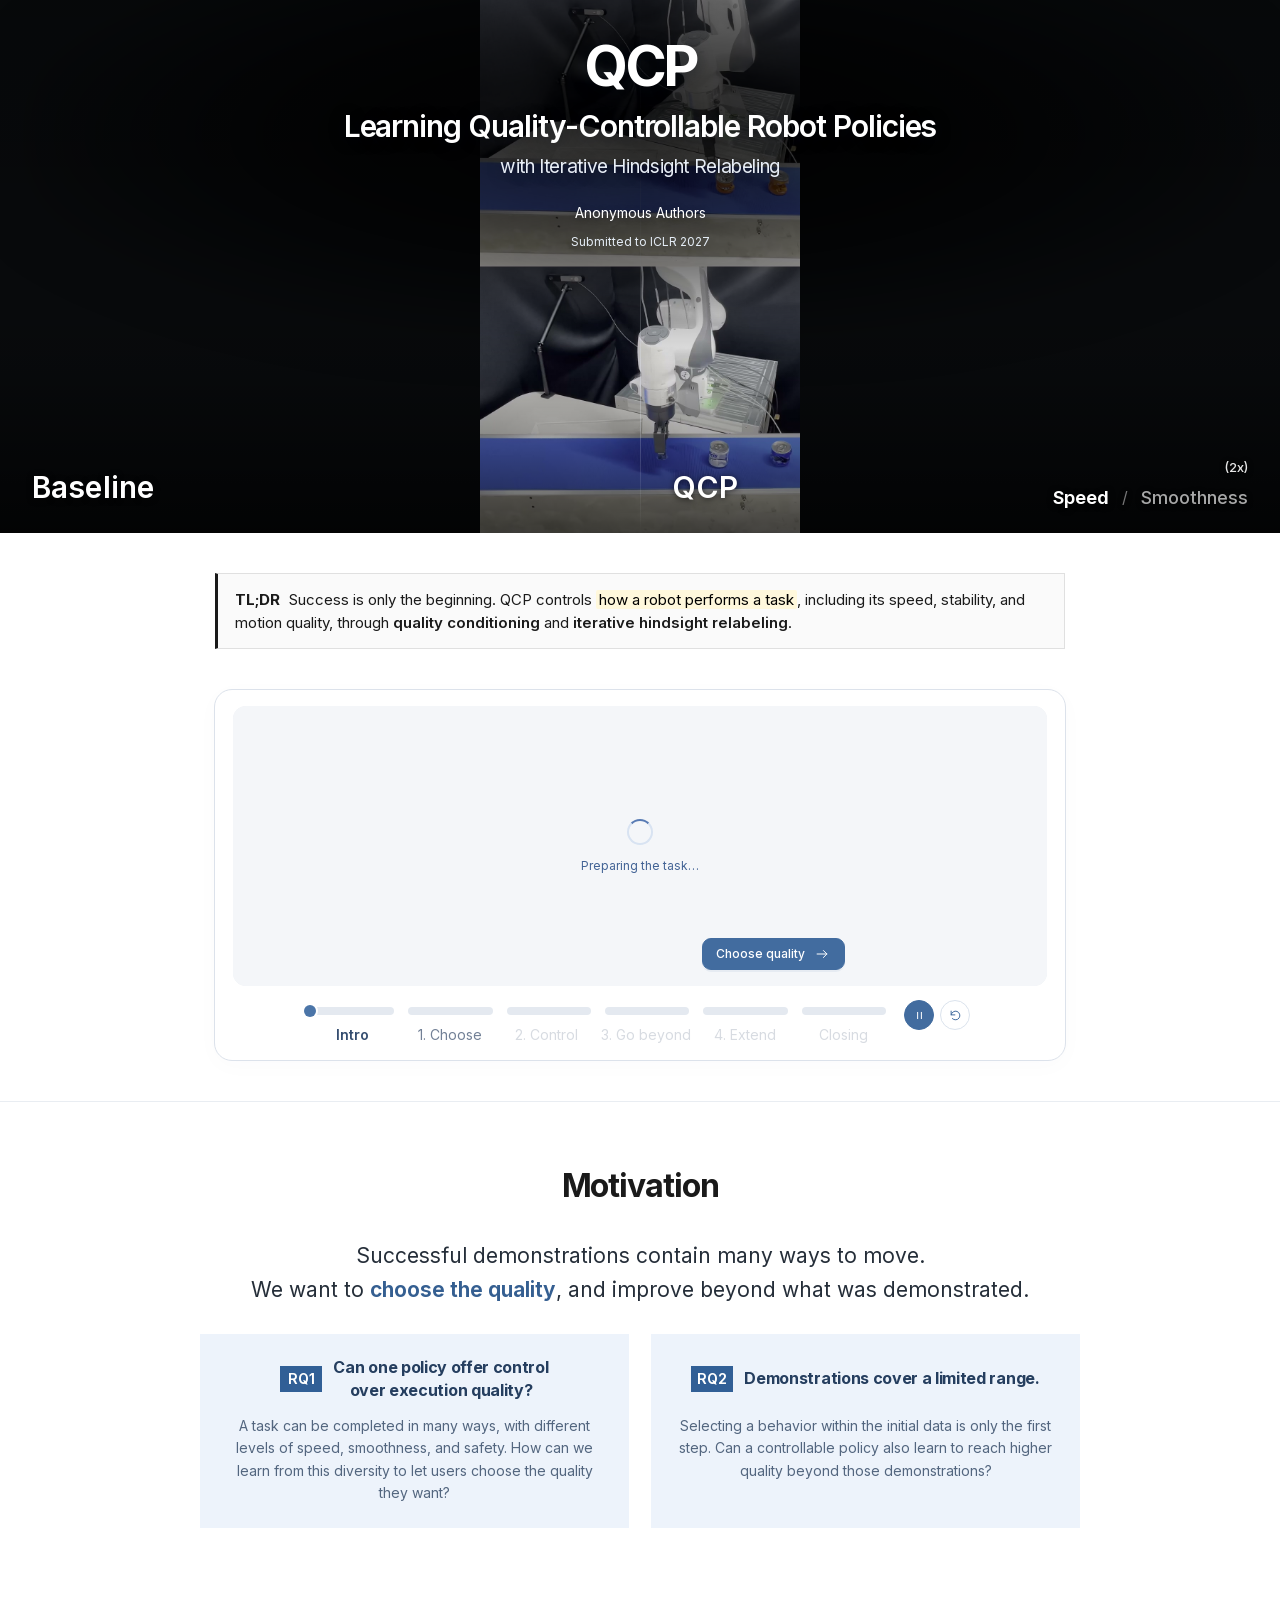
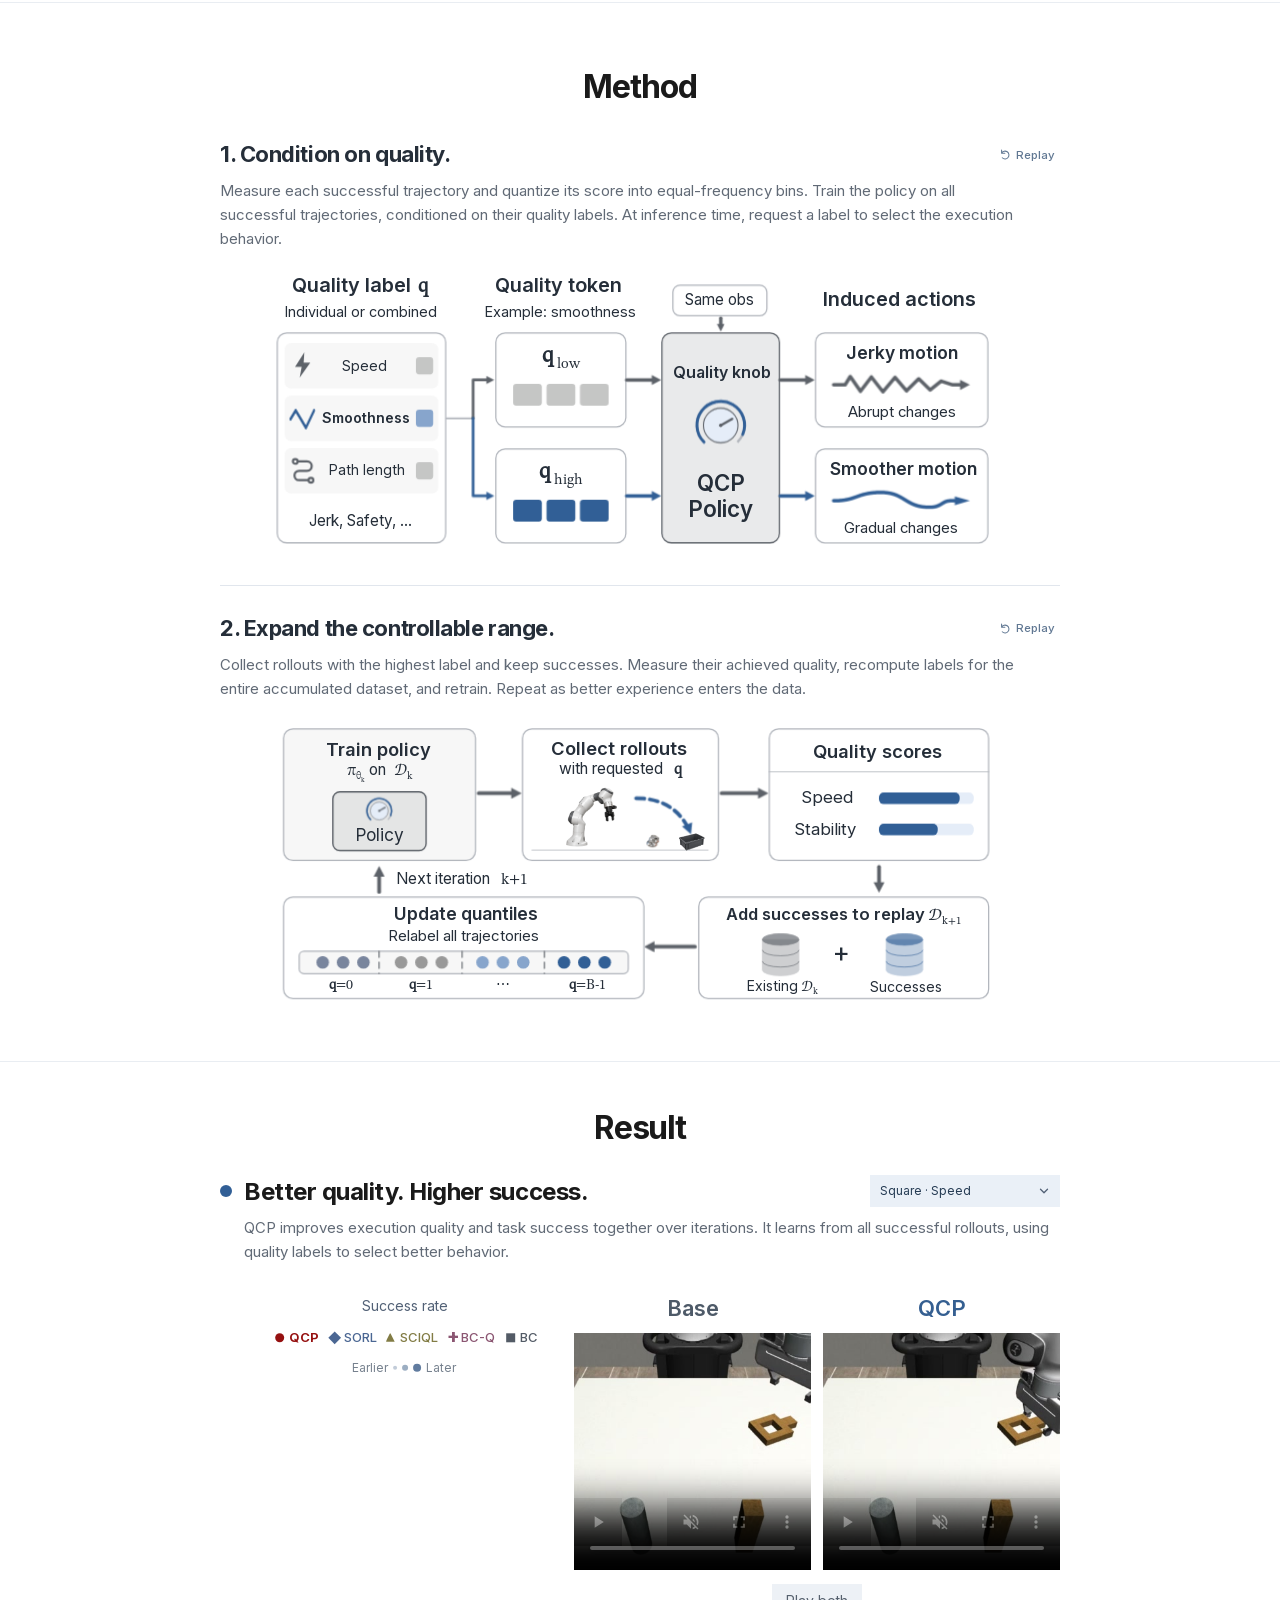
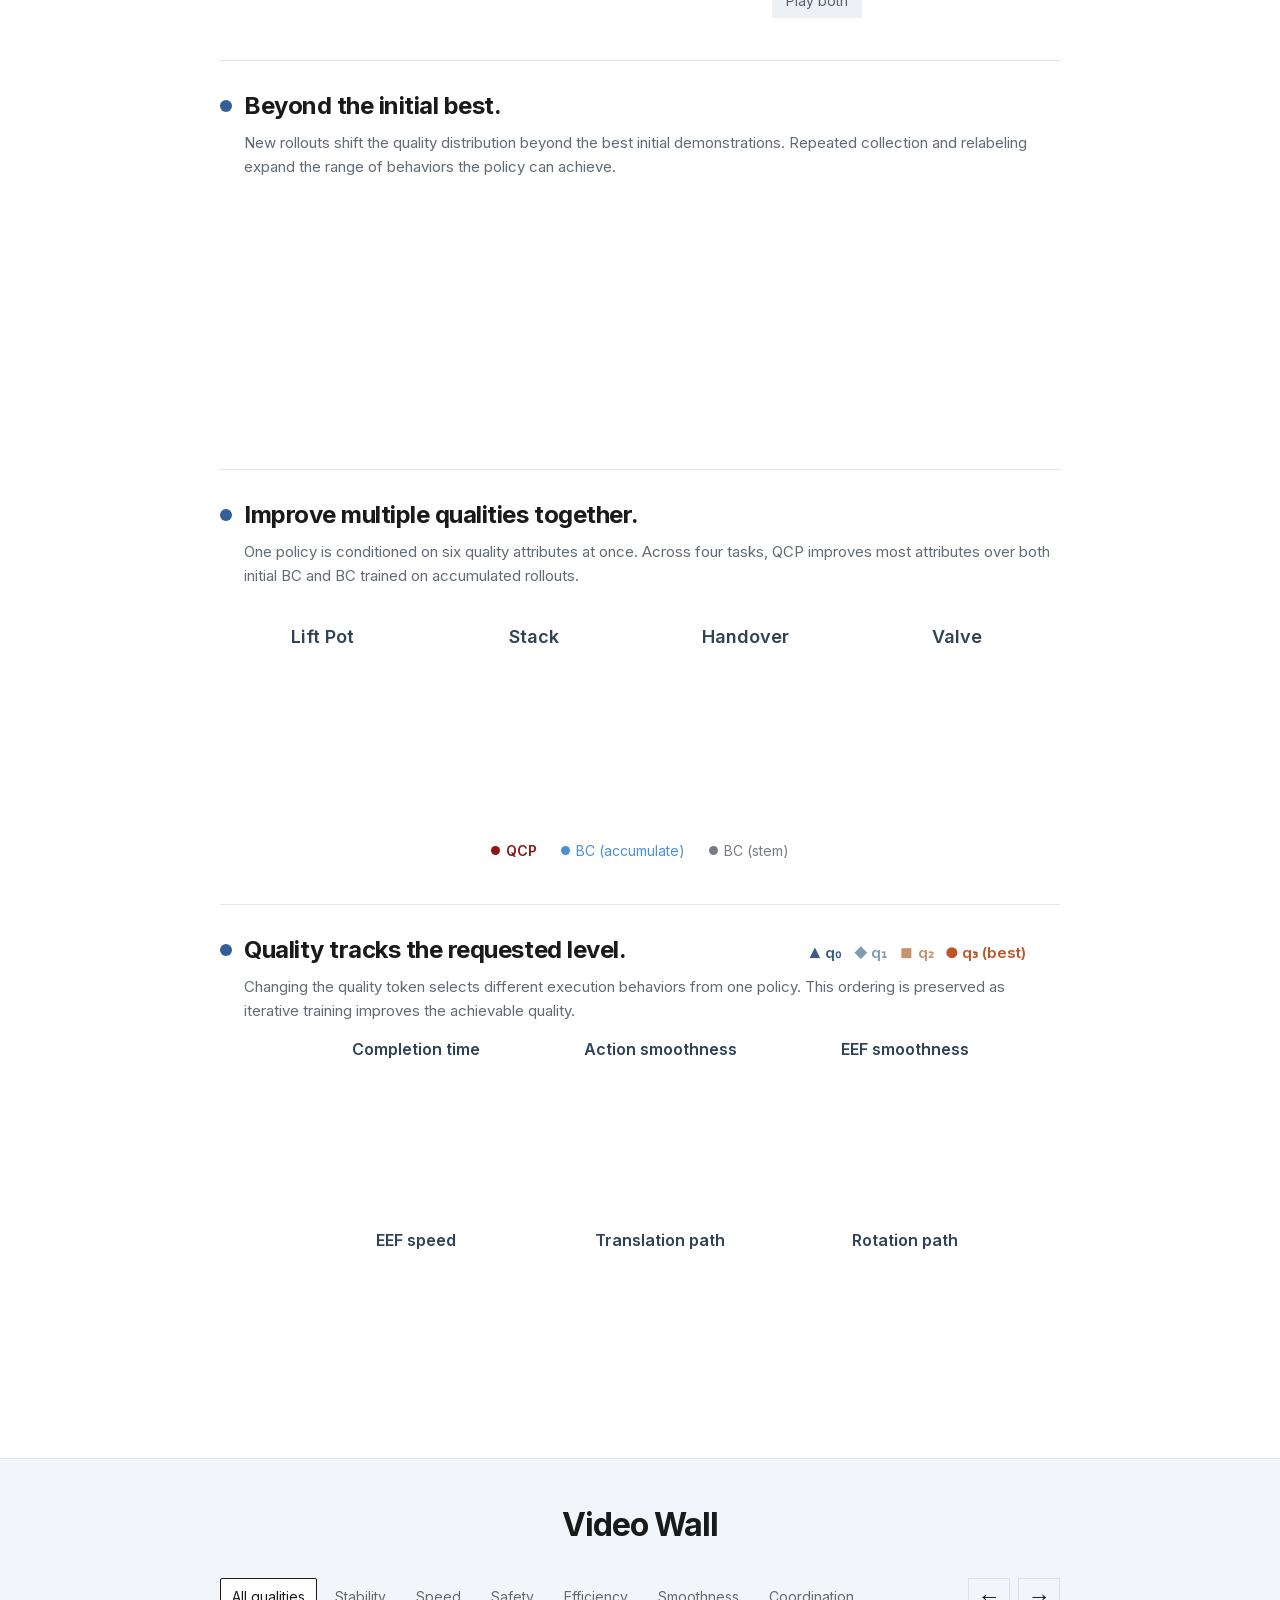
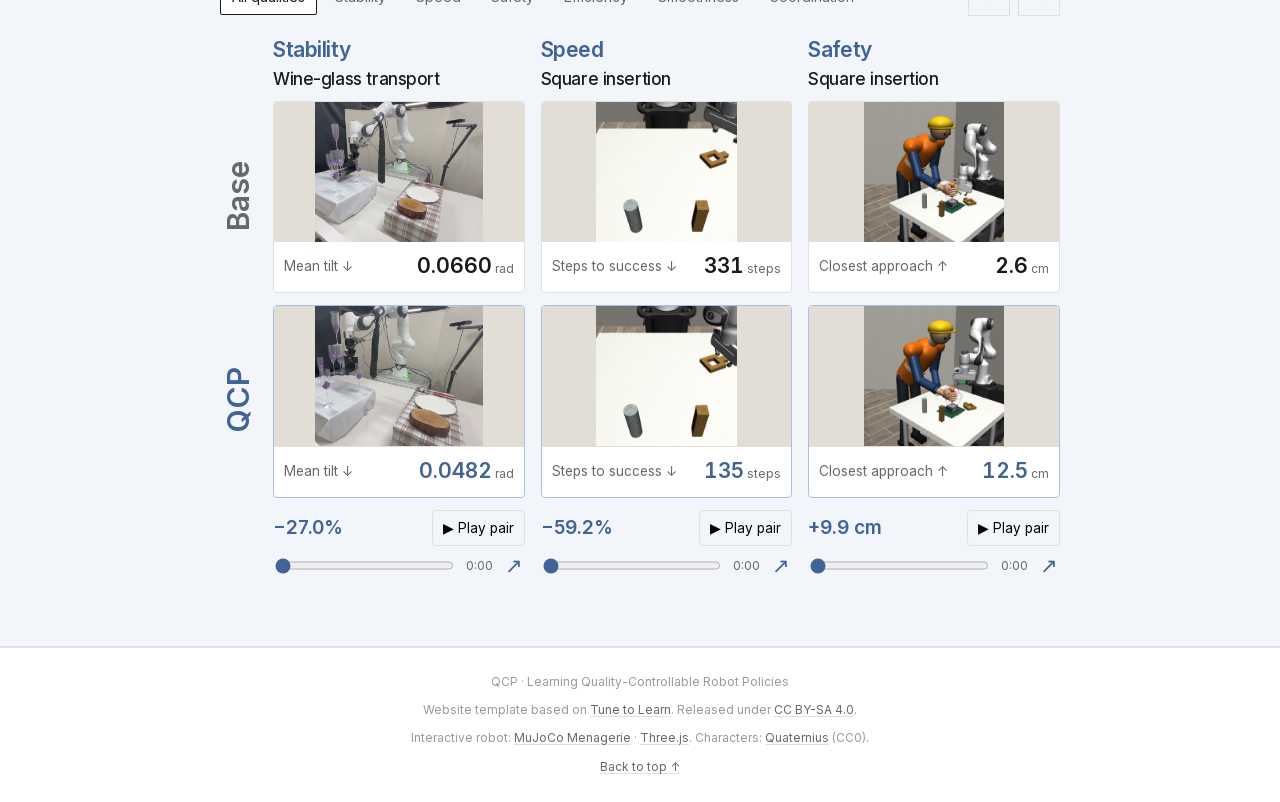
<file: index.html>
<!doctype html>
<html lang="en">
<head>
  <meta charset="utf-8">
  <meta name="viewport" content="width=device-width, initial-scale=1">
  <meta name="description" content="Learning Quality-Controllable Robot Policies with Iterative Hindsight Relabeling. Project page and video comparisons.">
  <meta name="robots" content="noindex, nofollow, noarchive">
  <meta name="referrer" content="no-referrer">
      <meta http-equiv="Content-Security-Policy" content="default-src 'self'; img-src 'self' data:; media-src 'self'; font-src 'self'; style-src 'self'; script-src 'self'; connect-src 'self'; frame-src 'self'; object-src 'none'; base-uri 'none'; form-action 'none'">
  <title>QCP: Learning Quality-Controllable Robot Policies</title>
<link rel="icon" href="assets/images/favicon.svg?v=solid-blue-1" type="image/svg+xml">
  <link rel="preload" href="assets/fonts/inter.woff2" as="font" type="font/woff2" crossorigin>
  <link rel="stylesheet" href="assets/css/template.css">
  <link rel="stylesheet" href="assets/css/qcp.css?v=hero-3">
  <link rel="stylesheet" href="assets/css/hero.css?v=19">
  <link rel="stylesheet" href="assets/css/explainer.css?v=studio-71">
  <link rel="stylesheet" href="assets/css/explainer-responsive.css?v=11">
  <link rel="stylesheet" href="assets/css/paper-story.css?v=38">
  <script src="assets/js/method-figure.js?v=8" defer></script>
  <script src="assets/js/paper-story.js?v=20" defer></script>
  <script src="assets/js/result-layout.js?v=7" defer></script>
  <script src="assets/js/comparisons.js?v=gallery-80" defer></script>
  <script src="assets/js/site.js?v=gallery-61" defer></script>
  <script src="assets/js/explainer.js?v=studio-95" defer></script>
  <link rel="stylesheet" href="assets/css/layout-editor.css?v=studio-57">
  <script src="assets/js/layout-editor.js?v=studio-75" defer></script>
  <script src="assets/js/navigation.js?v=hero-1" defer></script>
  <script src="assets/js/hero.js?v=8" defer></script>
</head>
<body id="top">
  <a class="skip-link" href="#comparisons">Skip to video comparisons</a>
  <header class="hero hero-film" id="project-hero">
    <div class="hero-media" role="group" aria-label="Real-world task comparison: Baseline on the left, QCP on the right. Both play simultaneously at the same speed.">
      <div class="hero-scene is-active" data-hero-scene="speed">
        <video id="hero-speed" data-mobile-src="assets/videos/hero/speed-responsive-mobile.mp4" muted playsinline preload="auto" poster="assets/videos/hero/speed-responsive-poster.jpg" tabindex="-1" disablepictureinpicture><source src="assets/videos/hero/speed-responsive.mp4" type="video/mp4"></video>
      </div>
      <div class="hero-scene" data-hero-scene="smoothness">
        <video id="hero-smoothness" data-mobile-src="assets/videos/hero/smoothness-responsive-mobile.mp4" muted playsinline preload="none" poster="assets/videos/hero/smoothness-responsive-poster.jpg" data-src="assets/videos/hero/smoothness-responsive.mp4" tabindex="-1" disablepictureinpicture></video>
      </div>
      <div class="hero-shade" aria-hidden="true"></div>
      <span class="hero-comparison-divider" aria-hidden="true"></span>
      <div class="hero-comparison-labels" aria-hidden="true"><span class="hero-baseline-label">Baseline</span><span class="hero-qcp-label">QCP</span></div>
      <div class="hero-film-controls" role="group" aria-label="Real-world demonstrations, both at 2x playback">
        <span class="hero-playback-rate" aria-label="Both demonstrations play at 2 times speed">(2x)</span>
        <button type="button" class="hero-scene-button" data-hero-choice="speed" aria-pressed="true" aria-controls="hero-speed" disabled>Speed</button>
        <span class="hero-scene-separator" aria-hidden="true">/</span>
        <button type="button" class="hero-scene-button" data-hero-choice="smoothness" aria-pressed="false" aria-controls="hero-smoothness" disabled>Smoothness</button>
      </div>
    </div>
    <div class="container hero-content">
      <h1 class="paper-title"><span class="hero-acronym">QCP</span>
        <span class="hero-title-main">Learning Quality-Controllable<br> Robot Policies</span>
        <span class="hero-title-detail">with Iterative Hindsight Relabeling</span>
      </h1>
      <div class="author-list"><span class="author">Anonymous Authors</span></div>
      <p class="affiliations">Submitted to ICLR 2027</p>
    </div>
  </header>
  <div class="sticky-header" id="sticky-header" inert>
    <div class="sticky-header-inner">
      <a class="sticky-title" href="#top"><strong>QCP</strong><span class="sticky-sep">·</span><span class="sticky-authors">Quality-Controllable Robot Policies</span></a>
      <nav class="sticky-links" aria-label="Section navigation"><a href="#motivation">Motivation</a><a href="#method">Method</a><a href="#results">Result</a><a href="#comparisons">Video Wall</a><a href="#how-it-works">How it works</a></nav>
    </div>
  </div>
  <main>
    <aside class="page-toc"><nav id="dynamic-toc" class="dynamic-toc" aria-label="Table of contents"></nav></aside>
    <section class="section tldr-section" aria-label="Summary">
      <div class="container"><div class="callout"><p><span class="tag">TL;DR</span>
        Success is only the beginning. QCP controls <mark class="hl">how a robot performs a task</mark>, including its speed, stability, and motion quality, through <strong>quality conditioning</strong> and <strong>iterative hindsight relabeling</strong>.
      </p></div></div>
    </section>
    <section class="section qcp-explainer-section" id="how-it-works" aria-label="QCP introduction">
      <div class="container container-medium">
        <div class="qcp-explainer" id="qcp-explainer" data-chapter="-1">
          <div class="qcp-story-heading">
            <button type="button" class="qcp-step-arrow qcp-back-button" id="qcp-previous" aria-label="Choose quality again"><span class="qcp-nav-arrow" aria-hidden="true"><svg viewBox="0 0 20 20" focusable="false"><path d="M17 10H3m5-5-5 5 5 5"/></svg></span><span>Choose again</span></button>
            <div class="qcp-story-copy">
              <div class="qcp-story-text">
                <div class="qcp-story-text-active">
                  <h2 id="qcp-story-title" data-toc-label="How QCP Works">Introduction</h2>
                  <p id="qcp-story-description"></p>
                </div>
              </div>
            </div>
            <div class="qcp-loop-strip" aria-label="Iterative hindsight relabeling loop" hidden><span data-loop="0">Roll out</span><i>→</i><span data-loop="1">Measure</span><i>→</i><span data-loop="2">Relabel</span><i>→</i><span data-loop="3">Train</span><i>↻</i><b class="qcp-sr-only" id="qcp-iteration">k = 0</b></div>
            <button type="button" class="qcp-step-arrow qcp-next-button" id="qcp-next"><span id="qcp-next-label">Continue</span><span class="qcp-nav-arrow" aria-hidden="true"><svg viewBox="0 0 20 20" focusable="false"><path d="M3 10h14m-5-5 5 5-5 5"/></svg></span></button>
          </div>
          <div id="qcp-stage" class="qcp-stage" data-chapter="-1">
            <div class="qcp-stage-content">
              <div class="qcp-side">
                <div id="qcp-quality-picker" class="qcp-quality-picker" role="group" aria-label="Choose an execution quality">
                  <p class="qcp-select-prompt" id="qcp-select-prompt" data-awaiting="true"><span id="qcp-select-label">Select a quality</span></p>
                  <button data-quality="1" aria-label="Smoothness" aria-pressed="true"><strong>Smoothness</strong><span class="qcp-choice-check" aria-hidden="true"><svg class="qcp-choice-tick" viewBox="0 0 12 12"><path d="M2 6 5 9 10 3"/></svg></span></button>
                  <button data-quality="0" aria-label="Speed" aria-pressed="false"><strong>Speed</strong><span class="qcp-choice-check" aria-hidden="true"><svg class="qcp-choice-tick" viewBox="0 0 12 12"><path d="M2 6 5 9 10 3"/></svg></span></button>
                  <button data-quality="3" aria-label="Safety" aria-pressed="false"><strong>Safety</strong><span class="qcp-choice-check" aria-hidden="true"><svg class="qcp-choice-tick" viewBox="0 0 12 12"><path d="M2 6 5 9 10 3"/></svg></span></button>
                </div>
                <div id="qcp-knob-controls" class="qcp-knob-controls" hidden>
                  <div class="qcp-limit-message" id="qcp-limit-message"><span data-edit-id="limit-line-1">Want it even</span><br><span data-edit-id="limit-line-2">smoother?</span></div>
                  <span class="qcp-eyebrow" id="qcp-dial-quality">Smoothness</span>
                  <div class="qcp-dial-wrap"><div class="qcp-extra-range" aria-hidden="true"></div><div class="qcp-dial-ticks" aria-hidden="true"></div><div id="qcp-quality-knob" class="qcp-quality-knob" role="slider" tabindex="0" aria-label="Requested quality" aria-describedby="qcp-dial-hint" aria-valuemin="0" aria-valuemax="100" aria-valuenow="100"><span class="qcp-dial-face"><span class="qcp-dial-pointer"><i class="qcp-dial-needle"></i></span><span class="qcp-dial-hub"></span></span></div><svg class="qcp-limit-arrow" viewBox="0 0 160 160" aria-hidden="true"><path d="M150 98A72 72 0 0 1 106 147"/><path d="m111 138-6 9 11 1"/></svg><span id="qcp-dial-hint" class="qcp-dial-hint"><svg viewBox="0 0 100 22" aria-hidden="true"><defs><marker id="qcp-turn-tip" viewBox="-1 -4 7 8" markerWidth="7" markerHeight="8" refX="4" refY="0" markerUnits="userSpaceOnUse" orient="auto-start-reverse"><path d="M0-2.7 4 0 0 2.7"/></marker></defs><path d="M6 4A76 76 0 0 0 94 4" marker-start="url(#qcp-turn-tip)" marker-end="url(#qcp-turn-tip)"/></svg><span>Turn to adjust</span></span></div>
                </div>
              </div>
              <div class="qcp-world">
                <div class="qcp-dial-readout"><strong id="qcp-behavior-name">Smooth</strong></div>
                <iframe id="qcp-task-frame" class="qcp-robot-frame" title="Interactive QCP robot task, with camera orbit and zoom" allowfullscreen></iframe>
                <div id="qcp-learning-board" class="qcp-learning-board" hidden></div>
                <div id="qcp-closing-board" class="qcp-closing-board" hidden></div>
              </div>
              <div class="qcp-collect-intro" id="qcp-collect-intro" hidden><p><span data-edit-id="collect-line-1">Dial up.</span><br><span data-edit-id="collect-line-2">Collect more</span><br><strong data-edit-id="collect-line-3">high-quality rollouts.</strong></p></div>
              <div class="qcp-token-flow" id="qcp-token-flow" data-state="idle" data-preview="true" data-running="false" role="img" aria-label="Smoothness is encoded as a quality token. The token and workspace observation condition the policy, which outputs an action.">
                <svg class="qcp-conditioning-desktop" viewBox="0 0 180 240" aria-hidden="true">
                  <g class="qcp-flow-step qcp-flow-token">
                  <text class="qcp-token-label" x="90" y="22">Quality token</text>
                  <rect class="qcp-quality-capsule" x="13" y="34" width="154" height="57" rx="12"/>
                  <text class="qcp-flow-choice" data-flow-quality x="90" y="59">Smoothness</text>
                  <g class="qcp-token-cluster" transform="translate(90 75)"><rect class="qcp-token-cell" x="-23" y="-7" width="12" height="14" rx="2"/><rect class="qcp-token-cell" x="-6" y="-7" width="12" height="14" rx="2"/><rect class="qcp-token-cell" x="11" y="-7" width="12" height="14" rx="2"/></g>
                  </g>
                  <g transform="translate(0 -7)">
                  <g class="qcp-flow-step qcp-flow-input">
                  <path class="qcp-circuit-base qcp-flow-arrow" d="M90 105V123m-4-5 4 5 4-5"/><path class="qcp-circuit-light qcp-condition-link qcp-flow-arrow" pathLength="1" d="M90 105V123m-4-5 4 5 4-5"/>
                  <path class="qcp-observation-wire" d="M56 112H90"/>
                  <text class="qcp-math qcp-policy-observation" x="44" y="115">𝑜<tspan class="qcp-observation-sub" dy="3">𝑡</tspan></text>
                  </g>
                  <g class="qcp-flow-step qcp-flow-policy">
                  <rect class="qcp-policy-aura" x="30" y="127" width="120" height="50" rx="14"/>
                  <rect class="qcp-policy-frame" x="35" y="132" width="110" height="40" rx="10"/>
                  <text class="qcp-math qcp-policy-symbol" x="79" y="157">𝜋<tspan class="qcp-math-sub" dy="5">𝜃</tspan></text>
                  <text class="qcp-policy-label" x="87" y="156">Policy</text>
                  <path class="qcp-training-track" d="M50 167H130"/><path class="qcp-training-progress" pathLength="1" d="M50 167H130"/>
                  <text class="qcp-training-label" data-training-label x="90" y="188">Training</text>
                  </g>
                  <g class="qcp-flow-step qcp-flow-output">
                  <path class="qcp-circuit-base qcp-flow-arrow" d="M90 196V209m-4-5 4 5 4-5"/><path class="qcp-circuit-light qcp-action-link qcp-flow-arrow" pathLength="1" d="M90 196V209m-4-5 4 5 4-5"/>
                  </g>
                  <g class="qcp-flow-step qcp-flow-action">
                  <text class="qcp-math qcp-action-symbol" x="79" y="234">𝑎<tspan class="qcp-math-sub" dy="5">𝑡</tspan></text>
                  <text class="qcp-action-label" x="87" y="233">Action</text>
                  </g>
                  </g>
                </svg>
                <svg class="qcp-conditioning-mobile" viewBox="0 0 330 86" aria-hidden="true">
                  <g class="qcp-flow-step qcp-flow-token">
                  <text class="qcp-flow-choice" data-flow-quality x="54" y="24">Smoothness</text>
                  <g class="qcp-token-cluster" transform="translate(54 49)"><path class="qcp-token-brackets" d="M-26-10h-4v20h4M26-10h4v20h-4"/><rect class="qcp-token-cell" x="-23" y="-7" width="12" height="14" rx="2"/><rect class="qcp-token-cell" x="-6" y="-7" width="12" height="14" rx="2"/><rect class="qcp-token-cell" x="11" y="-7" width="12" height="14" rx="2"/></g>
                  <text class="qcp-token-label" x="54" y="78">Quality token</text>
                  </g>
                  <g class="qcp-flow-step qcp-flow-input">
                  <path class="qcp-circuit-base qcp-flow-arrow" d="M90 49H132m-5-4 5 4-5 4"/><path class="qcp-circuit-light qcp-condition-link qcp-flow-arrow" pathLength="1" d="M90 49H132m-5-4 5 4-5 4"/>
                  <text class="qcp-math qcp-policy-observation" x="116" y="25">𝑜<tspan class="qcp-observation-sub" dy="3">𝑡</tspan></text>
                  <path class="qcp-observation-wire" d="M116 33V49"/>
                  </g>
                  <g class="qcp-flow-step qcp-flow-policy">
                  <rect class="qcp-policy-aura" x="135" y="23" width="77" height="54" rx="15"/>
                  <rect class="qcp-policy-frame" x="140" y="28" width="67" height="44" rx="11"/>
                  <text class="qcp-math qcp-policy-symbol" x="174" y="51">𝜋<tspan class="qcp-math-sub" dy="5">𝜃</tspan></text>
                  <text class="qcp-policy-label" x="174" y="66">Policy</text>
                  <path class="qcp-training-track" d="M151 71H197"/><path class="qcp-training-progress" pathLength="1" d="M151 71H197"/>
                  <text class="qcp-training-label" data-training-label x="174" y="17">Training</text>
                  </g>
                  <g class="qcp-flow-step qcp-flow-output">
                  <path class="qcp-circuit-base qcp-flow-arrow" d="M215 49H263m-5-4 5 4-5 4"/><path class="qcp-circuit-light qcp-action-link qcp-flow-arrow" pathLength="1" d="M215 49H263m-5-4 5 4-5 4"/>
                  </g>
                  <g class="qcp-flow-step qcp-flow-action">
                  <text class="qcp-math qcp-action-symbol" x="288" y="57">𝑎<tspan class="qcp-math-sub" dy="5">𝑡</tspan></text>
                  <text class="qcp-action-label" x="288" y="80">Action</text>
                  </g>
                </svg>
                <div id="qcp-trained-policy" class="qcp-trained-policy" aria-hidden="true" hidden>
                  <div class="qcp-trained-mark" aria-hidden="true"><span>𝜋<sub>𝜃</sub></span></div>
                  <div class="qcp-trained-title"><span data-edit-id="trained-title">Quality-Controllable</span><strong data-edit-id="trained-policy">Policy</strong></div>
                  <div class="qcp-trained-status"><svg viewBox="0 0 16 16" aria-hidden="true"><path d="m3 8 3 3 7-7"/></svg><span data-edit-id="trained-status">Trained</span></div>
                </div>
              </div>
            </div>
          </div>
          <span class="qcp-sr-only" id="qcp-flow-status" role="status"></span>
          <div class="qcp-playback">
            <div class="qcp-time">
              <div class="qcp-track" id="qcp-timeline" role="slider" tabindex="0" aria-label="Explanation progress" aria-valuemin="0" aria-valuemax="1000" aria-valuenow="0">
                <div class="qcp-progress-segment" aria-hidden="true"><span></span></div>
                <div class="qcp-progress-segment" aria-hidden="true"><span></span></div>
                <div class="qcp-progress-segment" aria-hidden="true"><span></span></div>
                <div class="qcp-progress-segment" aria-hidden="true"><span></span></div>
                <div class="qcp-progress-segment" aria-hidden="true"><span></span></div>
                <div class="qcp-progress-segment" aria-hidden="true"><span></span></div>
                <div class="qcp-progress-knob" aria-hidden="true"></div>
              </div>
              <div class="qcp-chapters" role="group" aria-label="Explanation steps">
                <button type="button" data-step="-1" aria-pressed="true">Intro</button>
                <button type="button" data-step="0" aria-pressed="false"><span class="qcp-step-index">1. </span>Choose</button>
                <button type="button" data-step="1" aria-pressed="false"><span class="qcp-step-index">2. </span>Control</button>
                <button type="button" data-step="2" aria-pressed="false"><span class="qcp-step-index">3. </span>Go beyond</button>
                <button type="button" data-step="3" aria-pressed="false"><span class="qcp-step-index">4. </span>Extend</button>
                <button type="button" data-step="4" aria-pressed="false">Closing</button>
              </div>
            </div>
            <div class="qcp-playback-buttons">
              <button type="button" id="qcp-play" aria-label="Pause explanation"><svg viewBox="0 0 24 24" aria-hidden="true"><path d="M9 7v10M15 7v10"/></svg></button>
              <button type="button" id="qcp-replay" aria-label="Replay this explanation step"><svg viewBox="0 0 24 24" aria-hidden="true"><path d="M5 11a7 7 0 1 1 2 6M5 5v6h6"/></svg></button>
            </div>
          </div>
          <noscript><p>QCP conditions the same policy on a selected quality level to control how a task is performed. When a quality beyond the current range is desired, collect rollouts, measure achieved quality, add successes, update quantile labels, and train again to extend the controllable range.</p></noscript>
        </div>
      </div>
    </section>
    <section id="motivation" class="paper-section" aria-labelledby="motivation-title">
      <div class="paper-inner">
        <h2 id="motivation-title">Motivation</h2>
        <p class="paper-lead">Successful demonstrations contain many ways to move.<br>We want to <strong>choose the quality</strong>, and improve beyond what was demonstrated.</p>
        <div class="paper-questions">
          <article><div class="motivation-card-heading"><span class="motivation-number">RQ1</span><h3>Can one policy offer control<span class="rq1-title-break"> </span>over execution quality?</h3></div><p>A task can be completed in many ways, with different levels of speed, smoothness, and safety. How can we learn from this diversity to let users choose the quality they want?</p></article>
          <article><div class="motivation-card-heading"><span class="motivation-number">RQ2</span><h3>Demonstrations cover a limited range.</h3></div><p>Selecting a behavior within the initial data is only the first step. Can a controllable policy also learn to reach higher quality beyond those demonstrations?</p></article>
        </div>
      </div>
    </section>
    <section id="method" class="paper-section" aria-labelledby="method-title">
      <div class="paper-inner">
        <h2 id="method-title">Method</h2>
        <div id="paper-method-diagram" class="paper-method-diagram">
          <article class="method-step" data-method-panel="policy" aria-labelledby="method-condition-title">
            <div class="method-step-heading"><h3 id="method-condition-title">1. Condition on quality.</h3><button class="method-replay" type="button" aria-label="Replay quality conditioning animation" hidden><svg viewBox="0 0 20 20" aria-hidden="true"><path d="M4 8a6 6 0 1 1 1 7M4 3v5h5"/></svg><span class="method-replay-label">Replay</span></button></div>
            <p class="method-step-copy">Measure each successful trajectory and quantize its score into equal-frequency bins. Train the policy on all successful trajectories, conditioned on their quality labels. At inference time, request a label to select the execution behavior.</p>
            <div class="method-figure-mount"><p class="method-loading">Loading method diagram…</p></div>
          </article>
          <article class="method-step" data-method-panel="relabel" aria-labelledby="method-expand-title">
            <div class="method-step-heading"><h3 id="method-expand-title">2. Expand the controllable range.</h3><button class="method-replay" type="button" aria-label="Replay iterative relabeling animation" hidden><svg viewBox="0 0 20 20" aria-hidden="true"><path d="M4 8a6 6 0 1 1 1 7M4 3v5h5"/></svg><span class="method-replay-label">Replay</span></button></div>
            <p class="method-step-copy">Collect rollouts with the highest label and keep successes. Measure their achieved quality, recompute labels for the entire accumulated dataset, and retrain. Repeat as better experience enters the data.</p>
            <div class="method-figure-mount"><p class="method-loading">Loading method diagram…</p></div>
          </article>
        </div>
      </div>
    </section>
    <section id="results" class="paper-section paper-result" aria-labelledby="results-title">
      <div class="paper-inner">
        <h2 id="results-title">Result</h2>
        <div id="paper-main" class="paper-result-panel" aria-labelledby="result-main-heading">
          <div class="paper-result-head"><div class="result-heading"><span class="result-section-dot" aria-hidden="true"></span><h3 id="result-main-heading">Better quality. Higher success.</h3></div><label class="paper-select"><span class="qcp-sr-only">Task and quality</span><select id="paper-task" aria-label="Simulation task and quality"></select></label></div>
          <p class="result-summary">QCP improves execution quality and task success together over iterations. It learns from all successful rollouts, using quality labels to select better behavior.</p>
          <div class="paper-evidence">
            <figure class="paper-plot"><div id="paper-main-plot" class="paper-plot-image" data-figure="assets/images/paper/fig2-0.svg" aria-label="Square speed: task success versus steps to success" role="img"></div><div class="result-axis-label">Success rate</div><div class="result-legend" aria-label="Methods"><span class="legend-qcp"><i class="marker-circle"></i>QCP</span><span class="legend-sorl"><i class="marker-diamond"></i>SORL</span><span class="legend-sciql"><i class="marker-triangle"></i>SCIQL</span><span class="legend-bcq"><i class="marker-plus">+</i>BC-Q</span><span class="legend-bc"><i class="marker-square"></i>BC</span></div><div class="paper-plot-controls"><span class="iteration-key">Earlier <i></i><i></i><i></i> Later</span></div></figure>
            <div class="paper-videos"><h4 id="paper-task-name" class="qcp-sr-only">Robomimic Square</h4><div class="paper-video-pair"><figure><figcaption>Base</figcaption><video data-role="base" controls muted playsinline preload="none" aria-label="Baseline simulation rollout"></video></figure><figure><figcaption>QCP</figcaption><video data-role="qcp" controls muted playsinline preload="none" aria-label="QCP simulation rollout"></video></figure></div><button id="paper-play-videos" data-result-id="main:button-1" class="paper-button" type="button">Play both</button><p class="qcp-sr-only">The graph reports aggregate results across three seeds. Videos show representative executions, not individual iterations.</p></div>
          </div>

        </div>
        <section id="paper-range" class="paper-result-panel" aria-labelledby="result-range-heading">
          <div class="paper-result-head"><div class="result-heading"><span class="result-section-dot" aria-hidden="true"></span><h3 id="result-range-heading">Beyond the initial best.</h3></div></div>
          <p class="result-summary">New rollouts shift the quality distribution beyond the best initial demonstrations. Repeated collection and relabeling expand the range of behaviors the policy can achieve.</p>
          <figure class="paper-figure-wide result-chart range-figure"><div id="paper-range-plot" data-figure="assets/images/paper/fig4-range.svg" aria-label="Smoothness, joint path length, and speed distributions across iterations" role="img"></div></figure>
        </section>
        <section id="paper-joint" class="paper-result-panel" aria-labelledby="result-joint-heading">
          <div class="paper-result-head"><div class="result-heading"><span class="result-section-dot" aria-hidden="true"></span><h3 id="result-joint-heading">Improve multiple qualities together.</h3></div></div>
          <p class="result-summary">One policy is conditioned on six quality attributes at once. Across four tasks, QCP improves most attributes over both initial BC and BC trained on accumulated rollouts.</p>
          <div class="result-chart-grid radar-grid">
            <figure class="paper-figure-wide result-chart radar-chart"><h4>Lift Pot</h4><div id="paper-joint-plot-1" data-figure="assets/images/paper/fig6-view-0.svg" aria-label="Lift Pot" role="img"></div></figure>
            <figure class="paper-figure-wide result-chart radar-chart"><h4>Stack</h4><div id="paper-joint-plot-2" data-figure="assets/images/paper/fig6-view-1.svg" aria-label="Stack" role="img"></div></figure>
            <figure class="paper-figure-wide result-chart radar-chart"><h4>Handover</h4><div id="paper-joint-plot-3" data-figure="assets/images/paper/fig6-view-2.svg" aria-label="Handover" role="img"></div></figure>
            <figure class="paper-figure-wide result-chart radar-chart"><h4>Valve</h4><div id="paper-joint-plot-4" data-figure="assets/images/paper/fig6-view-3.svg" aria-label="Valve" role="img"></div></figure>
          </div>
          <div id="paper-radar-legend" class="radar-legend"><span>QCP</span><span>BC (accumulate)</span><span>BC (stem)</span></div>
        </section>
        <section id="paper-control" class="paper-result-panel" aria-labelledby="result-control-heading">
          <div class="paper-result-head"><div class="result-heading"><span class="result-section-dot" aria-hidden="true"></span><h3 id="result-control-heading">Quality tracks the<span class="mobile-heading-break"> </span>requested level.</h3></div><div class="quality-legend" aria-label="Requested quality levels, lowest to highest"><span class="quality-q0" title="Lowest requested quality"><i class="quality-marker" aria-hidden="true"></i>q₀</span><span class="quality-q1"><i class="quality-marker" aria-hidden="true"></i>q₁</span><span class="quality-q2"><i class="quality-marker" aria-hidden="true"></i>q₂</span><span class="quality-q3" title="Highest requested quality"><i class="quality-marker" aria-hidden="true"></i>q₃ (best)</span></div></div>
          <p class="result-summary">Changing the quality token selects different execution behaviors from one policy. This ordering is preserved as iterative training improves the achievable quality.</p>
          <div class="result-chart-grid control-grid" tabindex="0" role="region" aria-label="Quality control graphs. Swipe horizontally or use arrow keys to view all six graphs.">
            <figure class="paper-figure-wide result-chart "><h4>Completion time</h4><div id="paper-control-plot" data-figure="assets/images/paper/fig3-view-0.svg" aria-label="Completion time" role="img"></div></figure>
            <figure class="paper-figure-wide result-chart "><h4>Action smoothness</h4><div id="paper-control-plot-1" data-figure="assets/images/paper/fig3-view-1.svg" aria-label="Action smoothness" role="img"></div></figure>
            <figure class="paper-figure-wide result-chart "><h4>EEF smoothness</h4><div id="paper-control-plot-2" data-figure="assets/images/paper/fig3-view-2.svg" aria-label="EEF smoothness" role="img"></div></figure>
            <figure class="paper-figure-wide result-chart "><h4>EEF speed</h4><div id="paper-control-plot-3" data-figure="assets/images/paper/fig3-view-3.svg" aria-label="EEF speed" role="img"></div></figure>
            <figure class="paper-figure-wide result-chart "><h4>Translation path</h4><div id="paper-control-plot-4" data-figure="assets/images/paper/fig3-view-4.svg" aria-label="Translation path" role="img"></div></figure>
            <figure class="paper-figure-wide result-chart "><h4>Rotation path</h4><div id="paper-control-plot-5" data-figure="assets/images/paper/fig3-view-5.svg" aria-label="Rotation path" role="img"></div></figure>
          </div>
        </section>
      </div>
    </section>
    <section id="comparisons" class="section comparison-section" aria-labelledby="comparison-title">
      <div class="wrapper"><h2 id="comparison-title">Video Wall</h2></div>
      <div class="wrapper gallery-toolbar">
        <div class="filter-list" role="group" aria-label="Filter comparisons by quality"><button class="filter active" data-filter="all" aria-pressed="true">All qualities</button></div>
        <div class="gallery-arrows"><button id="previous" class="arrow-button" aria-label="Previous comparison" title="Previous comparison; wraps to the end">←</button><button id="next" class="arrow-button" aria-label="Next comparison" title="Next comparison; wraps to the beginning">→</button></div>
      </div>
      <div class="comparison-shell wrapper">
        <div class="row-labels" aria-hidden="true"><span class="base-row-label">Base</span><span class="qcp-row-label">QCP</span></div>
        <div id="comparison-track" class="comparison-track" tabindex="0" aria-label="Two-row video comparisons. Use left and right arrow keys or swipe to browse."></div>
      </div>
      <p id="gallery-status" class="qcp-sr-only" aria-live="polite"></p>
      <noscript><p class="wrapper">Enable JavaScript to browse paired video comparisons.</p></noscript>
    </section>



  </main>
  <footer class="footer">
    <p>QCP · Learning Quality-Controllable Robot Policies</p>
    <p>Website template based on <a href="https://younghyopark.me/tune-to-learn/" target="_blank" rel="noopener noreferrer">Tune to Learn</a>.
      Released under <a href="https://creativecommons.org/licenses/by-sa/4.0/" target="_blank" rel="noopener noreferrer">CC BY-SA 4.0</a>.</p>
    <p>Interactive robot: <a href="https://github.com/google-deepmind/mujoco_menagerie" target="_blank" rel="noopener noreferrer">MuJoCo Menagerie</a> · <a href="https://threejs.org/" target="_blank" rel="noopener noreferrer">Three.js</a>. Characters: <a href="https://quaternius.com/packs/ultimatedanimatedcharacter" target="_blank" rel="noopener noreferrer">Quaternius</a> (CC0).</p>
    <a href="#top">Back to top ↑</a>
  </footer>

</body>
</html>
</file>
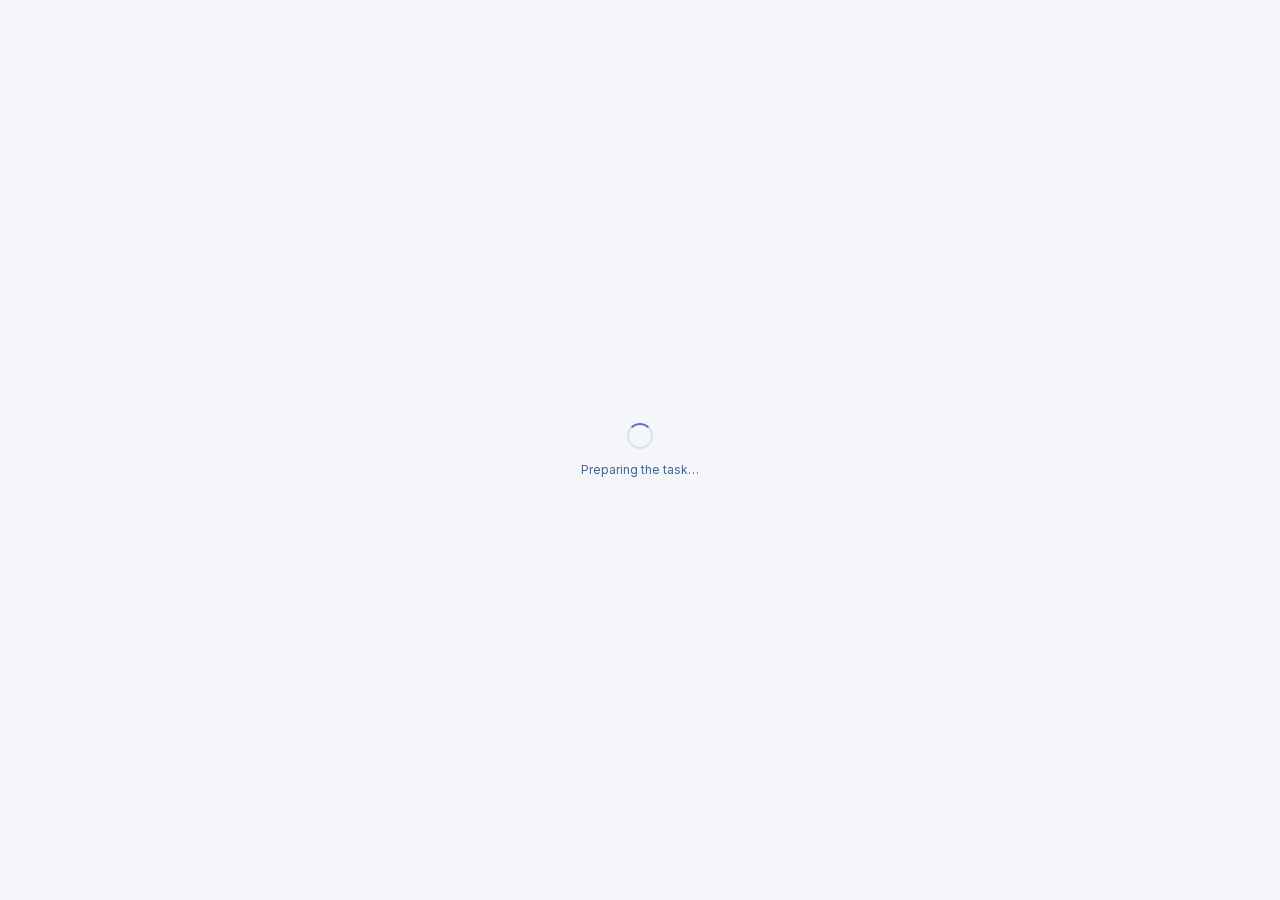
<file: assets/interactive/franka.html>
<!doctype html><html lang="en"><head><meta charset="utf-8"><meta name="robots" content="noindex, nofollow, noarchive"><meta name="referrer" content="no-referrer"><meta name="viewport" content="width=device-width,initial-scale=1"><meta http-equiv="Content-Security-Policy" content="default-src 'self'; script-src 'self' 'unsafe-eval'; style-src 'self'; img-src 'self' data:; connect-src 'self'; object-src 'none'; base-uri 'none'"><title>QCP interactive tasks</title><link rel="stylesheet" href="franka.css?v=studio-88"><script type="module" src="franka.js?v=studio-87"></script></head><body>
<main id="scene" aria-label="Interactive robot task illustration"><div class="scene-label"><strong id="behavior">Preparing your robot</strong></div><div class="scene-actions"><button id="reset" aria-label="Restart task" title="Restart task">↺</button><button id="expand" aria-label="Expand 3D view" title="Full screen">⛶</button></div>
<div class="collection-rate"><span id="collection-rate">0 / 5 rollouts</span><span id="collection-summary">0 kept · 0 excluded</span><span class="collection-rejection">Failures filtered</span></div><div id="collection-complete" class="collection-complete" role="status" hidden><p><span class="collection-quality-line">More high-quality</span><span class="collection-result-line">rollouts collected.</span></p><div class="collection-retrain"><span>Retrain QCP</span></div></div><div id="rollouts" aria-label="Collected rollouts"></div><span id="phase" class="sr-only">Approach</span><div class="task-track"><span id="task-progress"></span></div><div id="loading" role="status"><span class="spinner"></span><span id="status">Preparing the task…</span></div></main></body></html>
</file>
<file: assets/css/template.css>
/* ==========================================================================
   Academic project page : adapted from the WarmPrior layout
   Design language adapted from a clean minimalist academic template
   (Inter + JetBrains Mono, monochrome, thin borders, subtle rules).
   ========================================================================== */

:root {
  --primary:       #222;
  --primary-dark:  #000;
  --accent:        #555;

  --bg:            #ffffff;
  --bg-alt:        #fafafa;
  --bg-hero:       #f7f8fa;
  --text:          #1a1a1a;
  --text-muted:    #777;
  --text-light:    #999;
  --border:        #e0e0e0;

  --font-sans: 'Inter', -apple-system, BlinkMacSystemFont, 'Segoe UI', sans-serif;
  --font-mono: 'JetBrains Mono', 'Fira Code', monospace;

  --max-width:        1100px;
  --max-width-medium:  900px;
  --max-width-narrow:  760px;
  --section-padding:   2.5rem 0;
  --radius:            4px;

  --good:  #147837;
  --pos:   #888;
  --neg:   #b23a3a;
}

* { box-sizing: border-box; }

html {
  scroll-behavior: smooth;
  -webkit-font-smoothing: antialiased;
}

body {
  margin: 0;
  font-family: var(--font-sans);
  font-size: 1rem;
  line-height: 1.65;
  color: var(--text);
  background: var(--bg);
}

a {
  color: var(--text);
  text-decoration: underline;
  text-decoration-color: var(--border);
  text-underline-offset: 2px;
  transition: text-decoration-color .15s;
}
a:hover { text-decoration-color: var(--text); }

img, video, iframe { max-width: 100%; display: block; border: none; }
figure { margin: 0; }

b, strong { font-weight: 600; }

code {
  font-family: var(--font-mono);
  font-size: 0.875em;
  background: var(--bg-alt);
  padding: 0.12em 0.4em;
  border-radius: var(--radius);
  border: 1px solid var(--border);
}
pre {
  font-family: var(--font-mono);
  background: var(--bg-alt);
  border: 1px solid var(--border);
  border-radius: var(--radius);
  padding: 1rem 1.15rem;
  overflow-x: auto;
  font-size: 0.85rem;
  line-height: 1.55;
}
pre code { background: none; padding: 0; border: none; font-size: inherit; }

/* ── Layout ────────────────────────────────────────────────── */
.container {
  max-width: var(--max-width);
  margin: 0 auto;
  padding: 0 1.5rem;
}
.container-narrow { max-width: var(--max-width-narrow); }
.container-medium { max-width: var(--max-width-medium); }

.section { padding: var(--section-padding); }
.section.alt-bg { background: var(--bg-alt); }

/* Section headings: left-aligned with a trailing hairline rule */
.section h2 {
  font-size: 1.725rem;
  font-weight: 600;
  text-align: left;
  margin: 0 0 1.25rem;
  color: var(--text);
  letter-spacing: 0.01em;
  display: flex;
  align-items: center;
  gap: 0.75rem;
}
.section h2::after {
  content: '';
  flex: 1;
  height: 1px;
  background: var(--border);
}
.section h3 {
  font-size: 1.2rem;
  font-weight: 600;
  margin: 0 0 0.85rem;
  color: var(--text);
}

p { margin: 0 0 1rem; }
.section > .container > p:last-child,
.lead:last-child { margin-bottom: 0; }

.lead {
  color: var(--text);
  text-align: justify;
}
.muted { color: var(--text-muted); }
.center { text-align: center; }

/* Two-column helper */
.two-col {
  display: grid;
  grid-template-columns: 1fr 1fr;
  gap: 1.5rem;
  align-items: start;
}
.two-col.vcenter { align-items: center; }
@media (max-width: 768px) {
  .two-col { grid-template-columns: 1fr; }
}

/* Media-over-caption grid: captions live in their own row so their top
   edges align across columns regardless of media height. */
.curv-layout {
  display: grid;
  grid-template-columns: 1fr 1fr;
  grid-template-areas:
    "mediaL mediaR"
    "capL   capR";
  column-gap: 1.5rem;
  align-items: start;
}
.curv-layout .m-left  { grid-area: mediaL; }
.curv-layout .m-right { grid-area: mediaR; align-self: center; }
.curv-layout .c-left  { grid-area: capL; }
.curv-layout .c-right { grid-area: capR; }
/* Widen the right column so two figures with different aspect ratios
   render at the same height (right image is wider per unit height). */
.curv-layout.rl-figs { grid-template-columns: 1fr 1.13fr; }
@media (max-width: 768px) {
  .curv-layout {
    grid-template-columns: 1fr;
    grid-template-areas:
      "mediaL"
      "capL"
      "mediaR"
      "capR";
  }
  .curv-layout.rl-figs { grid-template-columns: 1fr; }
}

/* ── Hero ──────────────────────────────────────────────────── */
.hero {
  background: var(--bg-hero);
  color: var(--text);
  padding: 3rem 1.5rem 2.25rem;
  text-align: center;
  border-bottom: 1px solid var(--border);
}
.paper-title {
  font-size: clamp(1.7rem, 3.6vw, 2.5rem);
  font-weight: 700;
  line-height: 1.2;
  margin: 0 0 1.1rem;
  letter-spacing: -0.02em;
}
.paper-title .subtitle {
  display: inline-block;
  margin-top: 0.35rem;
  font-weight: 400;
  opacity: 0.9;
  font-size: 0.6em;
  letter-spacing: -0.01em;
}
/* Title gradient (kept from the previous design) */
.brand-gradient {
  background: linear-gradient(90deg, #ff8486, #151515);
  -webkit-background-clip: text;
  background-clip: text;
  -webkit-text-fill-color: transparent;
  letter-spacing: -0.03em;
}
/* Bump the title up on narrow / mobile screens, where the fluid size
   would otherwise bottom out and feel small. */
@media (max-width: 700px) {
  .paper-title { font-size: clamp(2rem, 7vw, 2.5rem); }
}

.author-list {
  display: flex;
  flex-wrap: wrap;
  justify-content: center;
  gap: 0.3rem 1.4rem;
  margin-bottom: 0.5rem;
  font-size: 1.05rem;
}
.author a {
  color: var(--text);
  font-weight: 500;
  text-decoration: underline;
  text-underline-offset: 3px;
  text-decoration-color: var(--border);
}
.author a:hover { text-decoration-color: var(--text); }
.author sup { font-size: 0.7em; margin-left: 1px; opacity: 0.7; }

.affiliations {
  font-size: 0.95rem;
  opacity: 0.8;
  margin-bottom: 0.9rem;
}
.affiliations span { margin: 0 0.55rem; }

/* Link buttons */
.link-buttons {
  display: flex;
  flex-wrap: wrap;
  justify-content: center;
  gap: 0.6rem;
}
.btn {
  display: inline-flex;
  align-items: center;
  gap: 0.45rem;
  padding: 0.45rem 1rem;
  border-radius: var(--radius);
  font-size: 0.85rem;
  font-weight: 500;
  color: var(--text);
  background: transparent;
  border: 1px solid var(--border);
  transition: border-color .15s, color .15s;
  text-decoration: none;
}
.btn:hover { border-color: var(--text); color: var(--text); text-decoration: none; }
.btn[disabled], .btn.is-disabled {
  opacity: 0.5;
  cursor: not-allowed;
  pointer-events: none;
}

.venue-line {
  margin-top: 0.9rem;
  color: var(--text-muted);
  font-size: 1rem;
  font-weight: 500;
}

/* ── TL;DR callout ─────────────────────────────────────────── */
.callout {
  border: 1px solid var(--border);
  border-left: 3px solid var(--text);
  background: var(--bg-alt);
  border-radius: 0;
  padding: 0.85rem 1.05rem;
  margin: 0 auto;
  max-width: calc(var(--max-width-narrow) * 0.92);
  font-size: 0.94rem;
  line-height: 1.55;
}
.callout p { margin: 0; }
.callout .tag { font-weight: 700; margin-right: 0.35rem; }

mark.hl {
  background: #fff8dc;
  padding: 0 0.18em;
  border-radius: 2px;
}

/* ── Figures ───────────────────────────────────────────────── */
.figure-full { margin: 1.25rem 0; text-align: center; }
.figure-full img { width: 100%; border-radius: var(--radius); }
figcaption, .caption {
  margin: 0.6rem auto 0;
  font-size: 0.9rem;
  line-height: 1.5;
  color: var(--text-muted);
  text-align: center;
  max-width: 820px;
}
.caption.justify { text-align: justify; }

/* ── Method cards ──────────────────────────────────────────── */
.card {
  background: var(--bg-alt);
  border: 1px solid var(--border);
  border-radius: var(--radius);
  padding: 1.4rem 1.5rem;
  height: 100%;
}
.card h3 { margin-top: 0; }
.card .tag-note { font-size: 0.88rem; color: var(--text-muted); font-style: italic; margin: 0; }

/* Equation box */
.eq {
  background: var(--bg);
  border: 1px solid var(--border);
  border-radius: var(--radius);
  padding: 0.85rem 1rem;
  margin: 1rem 0;
  text-align: center;
  overflow-x: auto;
}

/* ── Tables ────────────────────────────────────────────────── */
.table-wrap { overflow-x: auto; margin: 0.5rem 0; }
.data-table {
  width: auto;
  margin: 0 auto;
  border-collapse: collapse;
  font-size: 0.8rem;
}
.data-table thead th {
  background: var(--bg-alt);
  text-align: center;
  vertical-align: middle;
  padding: 0.35rem 0.7rem;
  border-bottom: 2px solid #ccc;
  font-weight: 600;
  line-height: 1.25;
  white-space: nowrap;
}
.data-table tbody td {
  text-align: center;
  vertical-align: middle;
  padding: 0.22rem 0.7rem;
  border-bottom: 1px solid #f0f0f0;
  white-space: nowrap;
  line-height: 1.25;
}
.data-table tbody td:first-child { font-weight: 500; }
.section-row td {
  background: var(--bg-alt);
  text-align: left !important;
  color: var(--text-muted);
  font-weight: 600;
  padding: 0.3rem 0.7rem !important;
}
.curv-table { font-size: 0.85rem; }

/* Per-cell delta annotations */
.d-pos, .d-good, .d-neg { font-size: 0.9em; margin-left: 0.15em; }
.d-pos  { color: var(--pos); }
.d-good { color: var(--good); font-weight: 600; }
.d-neg  { color: var(--neg); }

/* ── Footer ────────────────────────────────────────────────── */
.footer {
  padding: 1.5rem;
  text-align: center;
  font-size: 0.85rem;
  color: var(--text-light);
  border-top: 1px solid var(--border);
}
.footer a { color: var(--text-muted); }

/* ── Sticky header (appears on scroll) ─────────────────────── */
.sticky-header {
  position: fixed;
  top: 0; left: 0; right: 0;
  z-index: 200;
  background: var(--bg-hero);
  border-bottom: 1px solid var(--border);
  transform: translateY(-100%);
  opacity: 0;
  transition: transform .35s ease, opacity .35s ease;
  pointer-events: none;
}
.sticky-header.visible { transform: translateY(0); opacity: 1; pointer-events: auto; }
.sticky-header-inner {
  max-width: var(--max-width);
  margin: 0 auto;
  padding: 0.5rem 1.5rem;
  display: flex;
  align-items: center;
  justify-content: space-between;
  gap: 1rem;
}
.sticky-title {
  font-size: 0.82rem;
  color: var(--text);
  white-space: nowrap;
  overflow: hidden;
  text-overflow: ellipsis;
}
.sticky-title strong { font-weight: 600; }
.sticky-sep { color: var(--text-light); margin: 0 0.3rem; }
.sticky-authors { color: var(--text-muted); }
.sticky-venue { color: var(--text-light); }
.sticky-links { display: flex; gap: 0.35rem; flex-shrink: 0; }
.sticky-btn {
  display: flex;
  align-items: center;
  justify-content: center;
  width: 28px; height: 28px;
  border-radius: var(--radius);
  border: 1px solid var(--border);
  color: var(--text-muted);
  font-size: 0.75rem;
  text-decoration: none;
  transition: border-color .15s, color .15s;
}
.sticky-btn:hover { border-color: var(--text); color: var(--text); }
@media (max-width: 640px) {
  .sticky-authors, .sticky-venue, .sticky-sep { display: none; }
}

/* ── Floating table of contents ────────────────────────────── */
.dynamic-toc {
  position: fixed;
  top: 55%;
  right: 1.5rem;
  transform: translateY(-50%);
  z-index: 100;
  max-height: 75vh;
  overflow-y: auto;
  background: rgba(255, 255, 255, 0.92);
  backdrop-filter: blur(12px);
  -webkit-backdrop-filter: blur(12px);
  border: 1px solid rgba(0, 0, 0, 0.08);
  border-radius: 0.6rem;
  box-shadow: 0 4px 24px rgba(0,0,0,0.07), 0 1px 4px rgba(0,0,0,0.04);
  padding: 0.75rem 0;
  min-width: 12.5rem;
  max-width: 14rem;
}
.dynamic-toc .toc-title {
  display: block;
  padding: 0.15rem 1rem 0.55rem;
  font-size: 0.6rem;
  font-weight: 700;
  text-transform: uppercase;
  letter-spacing: 0.08em;
  color: var(--text-light);
  border-bottom: 1px solid rgba(0,0,0,0.06);
  margin-bottom: 0.35rem;
}
.dynamic-toc ul { list-style: none; margin: 0; padding: 0; }
.dynamic-toc a {
  display: block;
  padding: 0.32rem 1rem 0.32rem 0.85rem;
  font-size: 0.73rem;
  color: var(--text-light);
  text-decoration: none;
  line-height: 1.4;
  border-left: 2.5px solid transparent;
  transition: color .2s, background .2s, border-color .2s;
}
.dynamic-toc a:hover { color: var(--text); background: rgba(0,0,0,0.04); }
.dynamic-toc a.active {
  color: var(--text);
  border-left-color: var(--text);
  font-weight: 600;
  background: rgba(0,0,0,0.05);
}
@media (max-width: 1400px) { .dynamic-toc { display: none; } }
</file>
<file: assets/css/qcp.css>
@import url("gallery.css");

@font-face {
  font-family: Inter;
  src: url("../fonts/inter.woff2") format("woff2");
  font-style: normal;
  font-weight: 100 900;
  font-display: swap;
}
@font-face {
  font-family: "JetBrains Mono";
  src: url("../fonts/jetbrains-mono.woff2") format("woff2");
  font-style: normal;
  font-weight: 100 800;
  font-display: swap;
}

:root {
  --qcp-blue: #85a5dc;
  --qcp-blue-deep: #426395;
  --qcp-blue-pale: #eaf0fa;
  --qcp-blue-fill: #cbdaf1;
  --qcp-blue-line: #adbfdf;
  --qcp-blue-trail: #dbe5f4;
  --qcp-blue-button: #587bb4;
  --qcp-blue-hover: #4669a3;
  --red: var(--qcp-blue-deep);
  --dark-red: var(--qcp-blue-hover);
  --ink: #1a1a1a;
  --muted: #686868;
  --rule: #e0e0e0;
  --paper: #fff;
  --sand: #f7f8fa;
  --green: #147837;
  --serif: var(--font-sans);
  --text-muted: #686868;
}

html { scroll-padding-top: 76px; }
button, input, select { font: inherit; }
button { cursor: pointer; }
button, a { -webkit-tap-highlight-color: transparent; }
:focus-visible { outline: 2px solid var(--red); outline-offset: 4px; }
.wrapper { width: min(1052px, calc(100% - 48px)); margin-inline: auto; }
.hero { padding: 3rem 1.5rem 2.25rem; }
.hero .paper-title { font-size: clamp(2.2rem, 4vw, 2.6rem); }
.brand-gradient { background-image: linear-gradient(90deg, var(--qcp-blue), #151515); }
.paper-title .subtitle { font-size: .62em; line-height: 1.45; margin-top: .45rem; }
.author-list { max-width: 760px; margin: 1.45rem auto .65rem; align-items: baseline; }
.author, .author a { font-weight: 500; font-size: 1.05rem; }
.author { white-space: nowrap; }
.author-break { flex-basis: 100%; height: 0; margin-top: -.3rem; }
.author sup { opacity: 1; font-weight: 600; line-height: 0; vertical-align: baseline; position: relative; top: -.5em; }
.author .corresponding-mark { font-size: .85em; font-weight: 800; margin-left: 3px; }
.affiliations { font-size: .85rem; color: var(--text-muted); margin-bottom: 1.15rem; }
.link-buttons .btn span { font-size: 1.1em; line-height: 1; }
.tldr-section { padding: 2.5rem 0; }
.callout { max-width: 850px; }
.section-intro { color: var(--muted); font-size: .94rem; }
.sticky-title { text-decoration: none; }
.sticky-links { gap: 1.2rem; font-size: .8rem; }
.sticky-links a { text-decoration: none; }
.skip-link { position: absolute; top: -100px; left: 20px; padding: 10px; background: white; z-index: 300; }
.skip-link:focus { top: 10px; }

/* The original QCP paired gallery, in the academic template's typography. */
.comparison-section { border-block: 1px solid var(--rule); background: #f2f5f9; }
.comparison-section #comparison-title { display: block; text-align: center; font-size: 32px; font-weight: 700; letter-spacing: -.035em; margin: 0 0 26px; }
.comparison-section #comparison-title::after { display: none; }
.comparison-track { grid-auto-columns: 320px; gap: 22px; }
.gallery-toolbar { margin-top: 1.5rem; }
.filter { font-size: .875rem; padding: 6px 11px; }
.filter.active { background: white; border-color: var(--ink); color: var(--ink); }
.filter:hover { color: var(--ink); }
.arrow-button { color: var(--ink); border-color: var(--rule); }
.card-heading { height: 80px; }
.section .card-heading h3 { font-size: 1.3125rem; line-height: 1.25; letter-spacing: -.02em; margin: 0; }
.comparison-quality { display: block; color: var(--qcp-blue-deep); font-weight: 600; }
.card-heading .task-label { display: block; font-size: 1.0625rem; line-height: 1.3; font-weight: 500; color: var(--ink); margin: 5px 0 0; }
.quality-tag { font-size: .65rem; border-color: var(--qcp-blue-line); margin-top: 3px; }
.video-cell { border-radius: var(--radius); overflow: hidden; }
.ours-cell { border-color: var(--qcp-blue-line); }
.video-metric { padding: 10px 12px; gap: 8px; }
.metric-label { font-size: .85rem; line-height: 1.3; }
.video-metric strong { font-size: 1.3125rem; font-weight: 600; }
.video-metric .unit { font-size: .75rem; }
.video-metric > span:last-child { white-space: nowrap; }
.video-frame .video-identity { font-size: .75rem; letter-spacing: 0; }
.row-labels > span { font-family: var(--font-sans); font-size: 1.875rem; font-weight: 600; letter-spacing: 0; }
.row-labels small { font-family: inherit; font-size: 1.375rem; font-weight: 500; letter-spacing: 0; }
.card-summary { gap: 8px; }
.delta { font-size: 1.1875rem; font-weight: 600; }
.delta-label { font-size: .68rem; }
.pair-play { padding: 6px 10px; font-size: .85rem; border-radius: var(--radius); }
.pair-clock { font-size: .75rem; }
.expand-pair { font-size: 1.3125rem; }
.card-caption { font-size: .8rem; min-height: 65px; margin: 0; }
.clip-note { font-size: .875rem; margin-bottom: 0; }
.gallery-footer { font-size: .68rem; margin-top: 16px; }
.gallery-footer p { margin-bottom: 0; }
.expanded-comparison { border-radius: 6px; }
.expanded-comparison h2 { font-size: 1.5rem; font-weight: 600; }
.expanded-comparison h3 { font-size: 1.125rem; }
.dialog-close, .dialog-play { font-size: .875rem; }
.result-kicker { font-size: .75rem; }
.expanded-comparison > p { font-size: .85rem; }
.result-content--outcome .result-title { font-size: 25px; }
.result-detail { font-size: 11px; }

.lead { text-align: left; line-height: 1.85; }
.method-figure { margin: 1.4rem 0 2rem; }
.method-figure img { height: auto; background: white; padding: 1rem; border: 1px solid var(--rule); }
.method-details { gap: 2.5rem; }
.method-details p { color: var(--muted); font-size: .9rem; }
.quality-count { color: var(--muted); font-family: var(--font-mono); font-size: .75rem; margin-top: 1.5rem; }
.quality-grid { grid-template-columns: repeat(3, minmax(0, 1fr)); gap: 0 30px; }
.quality-grid h3 { font-size: 1rem; line-height: 1.4; min-height: 2.8em; padding-right: 20px; margin-bottom: .5rem; letter-spacing: 0; }
.quality-grid p { font-size: .84rem; min-height: 4.5em; margin-bottom: 0; }
.quality-grid .metric-definition { font-size: .71rem; font-family: var(--font-mono); line-height: 1.6; }
.quality-grid .quality-number { top: 22px; }
.section-note { font-size: .75rem; margin-top: .5rem; }
.footer p { margin-bottom: .5rem; font-size: .75rem; }
.footer > a { font-size: .75rem; }
main { position: relative; }
.page-toc { position: absolute; top: 40px; right: 24px; bottom: 0; width: 11rem; pointer-events: none; }
.dynamic-toc { position: sticky; top: 100px; right: auto; transform: none; min-width: 10rem; max-width: 11rem; max-height: calc(100vh - 124px); border: 0; border-radius: 0; box-shadow: none; background: none; backdrop-filter: none; -webkit-backdrop-filter: none; pointer-events: auto; }
.dynamic-toc .toc-title { border: 0; }

@media (max-width: 1599px) { .page-toc, .dynamic-toc { display: none; } }
@media (max-width: 700px) {
  .hero { padding: 2.5rem 1rem 2rem; }
  .hero > .container { padding-inline: 0; }
  .paper-title .subtitle { font-size: .57em; }
  .paper-title .subtitle br { display: none; }
  .author-list { font-size: 1.05rem; }
  .affiliations { font-size: .75rem; }
  .link-buttons { gap: .5rem; }
  .btn { font-size: .75rem; padding: .5rem .8rem; }
  .section h2 { font-size: 1.4rem; }
  .callout { font-size: .85rem; }
  .quality-grid { grid-template-columns: repeat(2, minmax(0, 1fr)); gap: 0 22px; }
  .quality-grid h3 { font-size: .92rem; min-height: 2.8em; padding-right: 0; }
  .quality-grid p { font-size: .8rem; min-height: 6em; }
  .quality-grid .metric-definition { font-size: .65rem; }
  .lead { font-size: .9rem; }
  .method-figure img { padding: .35rem; }
}
@media (max-width: 600px) {
  .wrapper { width: calc(100% - 32px); }
  .container { padding-inline: 16px; }
  .section { padding-block: 2rem; }
  .comparison-shell { width: calc(100% - 16px); margin-left: 8px; }
  .row-labels > span { font-size: 1.625rem; }
  .row-labels small { font-size: 1.25rem; }
  .comparison-track { grid-auto-columns: calc(100% - 20px); gap: 14px; }
  .card-heading { height: 80px; }
  .filter { font-size: .85rem; padding: 6px 9px; }
  .gallery-toolbar { flex-wrap: wrap; }
  .gallery-footer { font-size: .66rem; }
  .gallery-footer p:last-child { margin-top: 5px; }
  .sticky-header-inner { padding-inline: 16px; }
  .sticky-links { gap: 1rem; font-size: .75rem; }
}
@media (prefers-reduced-motion: reduce) {
  html { scroll-behavior: auto; }
  .sticky-header { transition: none; }
}

/* Public project resources, matching the reference's outlined icon buttons. */
.resource-buttons{gap:9px;margin-top:20px}
.resource-buttons .resource-button{min-height:36px;gap:7px;padding:7px 12px;font-size:14px;font-weight:500;line-height:1.3;border:1px solid #dedede;border-radius:6px;background:transparent;color:#222}
.resource-buttons .resource-button:disabled{opacity:.65;pointer-events:auto;cursor:default}
.resource-buttons .resource-button:disabled:hover{border-color:#dedede}
.resource-button .resource-icon{display:block;flex:none;width:15px;height:15px}
.resource-button .arxiv-icon{fill:none;stroke:currentColor;stroke-width:1.15;stroke-linecap:round;stroke-linejoin:round}
.resource-button small{font-size:12px;font-weight:400;color:#686868}
@media(max-width:850px){.comparison-section #comparison-title{font-size:28px}}
@media(max-width:520px){.resource-buttons{gap:8px}.resource-buttons .resource-button{font-size:13px;min-height:35px;padding:7px 10px;gap:6px}.resource-button small{font-size:12px}.resource-button .resource-icon{width:16px;height:16px}}

/* Keep the video wall aligned with the Method and Result content width. */
.comparison-section .wrapper{width:min(840px,calc(100% - 48px));margin-inline:auto}
.comparison-section .comparison-track{grid-auto-columns:calc((100% - 32px)/3);gap:16px}
.comparison-section .card-heading{height:64px}
.comparison-section .video-frame{aspect-ratio:16/9}
.comparison-section .video-metric{height:50px;min-height:50px;padding:8px 10px}
.comparison-section .video-cell{margin-bottom:12px}
@media(max-width:850px){.comparison-section .comparison-track{grid-auto-columns:252px}}
@media(max-width:600px){
 .comparison-section .wrapper{width:calc(100% - 32px);margin-inline:auto}
 .comparison-section .comparison-track{grid-auto-columns:min(252px,calc(100% - 16px));gap:14px}
}
</file>
<file: assets/css/hero.css>
/* One 6:5 camera frame per method, without padding or video blur. */
.hero.hero-film{position:relative;isolation:isolate;box-sizing:border-box;aspect-ratio:12/5;min-height:0;height:auto;overflow:hidden;background:#080a0c;color:#fff;border:0;text-align:center;padding:38px 32px 84px}
.hero-media{position:absolute;inset:0;z-index:0;overflow:hidden;isolation:isolate}
.hero-scene,.hero-shade{position:absolute;inset:0;pointer-events:none}
.hero-scene{opacity:0;transition:opacity .7s ease}
.hero-scene.is-active{opacity:1}
.hero-scene video{display:block;width:100%;height:100%;object-fit:contain;filter:none}
.hero-shade{z-index:1;background:linear-gradient(180deg,#0002,transparent 50%,#0001 68%,#000a)}
.hero.hero-film>.hero-content{position:relative;z-index:2;isolation:isolate;width:100%;max-width:1040px;margin:0 auto;padding:0}
.hero-content::before{content:"";position:absolute;inset:-100px -100px -80px;z-index:-1;pointer-events:none;background:radial-gradient(ellipse at center,rgba(0,0,0,.82) 0%,rgba(0,0,0,.65) 38%,rgba(0,0,0,.26) 64%,transparent 78%);filter:blur(28px)}
.hero-film .paper-title{margin:0;color:#fff;letter-spacing:-.035em;text-shadow:0 2px 16px #06101c66}
.hero-acronym{display:block;font-size:56px;font-weight:700;line-height:1;letter-spacing:-.055em;margin:0 0 14px}
.hero-title-main{display:block;font-size:30px;font-weight:600;line-height:1.22;letter-spacing:-.035em}
.hero-title-main br{display:none}
.hero-title-detail{display:block;font-size:19px;font-weight:400;line-height:1.4;letter-spacing:-.02em;margin-top:9px;color:#e7edf5}
.hero-film .author-list{max-width:760px;justify-content:center;gap:6px 18px;margin:23px auto 10px;line-height:1.45}
.hero-film .author,.hero-film .author a{font-size:14px;font-weight:400;color:#fff;text-shadow:0 1px 6px #06101c70}
.hero-film .author a{text-decoration-color:#ffffff55;text-underline-offset:4px}
.hero-film .author a:hover{text-decoration-color:#fff}
.hero-film .author-break{margin:0}
.hero-film .author sup{font-size:.68em;color:#e0ebf9}
.hero-film .author .corresponding-mark{font-size:.85em;font-weight:700}
.hero-film .affiliations{margin:0;color:#e4ecf5;font-size:12px;opacity:1;line-height:1.5}
.hero-film .affiliations span{margin:0 9px;white-space:nowrap}
.hero-film .resource-buttons{justify-content:center;margin-top:18px}
.hero-film .resource-button{background:#101b2a30;border-color:#ffffff50;color:#fff;backdrop-filter:blur(7px)}
.hero-film .resource-button:disabled{opacity:.75}
.hero-film .resource-button:disabled:hover{border-color:#ffffff50}
.hero-film .resource-button:not(:disabled):hover{background:#ffffff20;border-color:#ffffffa0;color:#fff}
.hero-film .resource-button small{color:#d2deed}
.hero-film :focus-visible{outline-color:#b9d4f6}
.hero-comparison-divider{position:absolute;inset:0 auto 0 50%;width:1px;background:linear-gradient(transparent,#eef5ff20 48%,#eef5ff52 70%,transparent);z-index:2}
.hero-comparison-labels{position:absolute;inset:0;z-index:3;display:grid;grid-template-columns:1fr 1fr;text-align:left;pointer-events:none}
.hero-comparison-labels>span{align-self:end;padding:0 32px 28px;font:600 30px/1.2 Inter,sans-serif;letter-spacing:.005em;color:#fff;text-shadow:0 1px 6px #000b}
.hero-film-controls{position:absolute;z-index:3;right:28px;bottom:14px;display:grid;grid-template-columns:auto auto auto;align-items:center;gap:0 9px;color:#fff;text-shadow:0 1px 6px #000d}
.hero-scene-button{display:block;min-height:44px;padding:10px 4px;border:0;border-radius:0;background:none;color:#fff;font:500 18px/1.2 Inter,sans-serif;text-shadow:inherit;opacity:.65;transition:opacity .2s;cursor:pointer}
.hero-scene-button[aria-pressed=true],.hero-scene-button:hover{opacity:1}
.hero-scene-button[aria-pressed=true]{font-weight:650}
.hero-scene-separator{font-size:16px;opacity:.45}
.hero-playback-rate{grid-column:1/-1;justify-self:end;margin-right:4px;font:500 13px/1.2 Inter,sans-serif;opacity:.9;white-space:nowrap}
@media(min-width:1600px){.hero.hero-film{padding-top:48px}.hero-title-main{font-size:34px}.hero-acronym{font-size:64px}.hero-title-detail{font-size:21px}}
/* Give the title its own space before it would cover the task itself. */
@media(max-width:1199px){
 .hero.hero-film{display:grid;grid-template-columns:minmax(0,1fr);aspect-ratio:auto;padding:0}
 .hero.hero-film>.hero-content{grid-row:1;padding:34px 28px 28px}
 .hero-content::before{display:none}
 .hero-media{position:relative;grid-row:2;inset:auto;aspect-ratio:12/5;width:100%;background:#101820}
 .hero-shade{background:linear-gradient(transparent calc(100% - 100px),#0008)}
 .hero-comparison-labels>span{align-self:start;height:70px;padding:16px 22px;background:linear-gradient(#0006,transparent);font-size:26px}
 .hero-comparison-divider{background:#ffffff29}
 .hero-film-controls{right:18px;bottom:6px}
 .hero-acronym{font-size:48px}
 .hero-title-main{font-size:27px}
 .hero-title-detail{font-size:18px}
 .hero-film .author-list{gap:6px 14px;margin-top:20px}
}
@media(max-width:600px){
 .hero.hero-film>.hero-content{padding:30px 20px 26px}
 .hero-acronym{font-size:42px;margin-bottom:12px}
 .hero-title-main{font-size:23px;line-height:1.25}
 .hero-title-main br{display:block}
 .hero-title-detail{font-size:16px;max-width:330px;margin:9px auto 0}
 .hero-film .author-list{margin-top:20px;gap:8px 13px;max-width:490px}
 .hero-film .author-break{display:none}
 .hero-film .author,.hero-film .author a{font-size:12px}
 .hero-film .affiliations{font-size:10px;line-height:1.8}
 .hero-film .affiliations span{margin:0 5px}
 .hero-film .resource-buttons{margin-top:15px}
 .hero-media{aspect-ratio:3/5}
 .hero-comparison-divider{inset:50% 0 auto;width:100%;height:1px}
 .hero-comparison-labels{grid-template-columns:1fr;grid-template-rows:1fr 1fr}
 .hero-comparison-labels>span{height:64px;padding:14px 18px;font-size:24px}
 .hero-film-controls{right:14px;bottom:5px;column-gap:7px}
}
@media(max-width:360px){
 .hero.hero-film>.hero-content{padding-inline:16px}
 .hero-title-main{font-size:21px}
 .hero-title-detail{font-size:15px}
 .hero-film .author-list{gap:7px 10px}
 .hero-film .author,.hero-film .author a{font-size:11px}
 .hero-film .resource-buttons{gap:6px;flex-wrap:nowrap}
 .hero-film .resource-button{font-size:12px;padding:7px 8px;gap:5px}
 .hero-film .resource-button small{font-size:11px}
 .hero-film .resource-button .resource-icon{width:13px;height:13px}
}
@media(prefers-reduced-motion:reduce){.hero-scene,.hero-scene-button{transition:none}}

/* Keep the mobile author order at four, three, then two names. */
.author-break-mobile{display:none}
@media(max-width:600px){
 .hero-film .author-list{column-gap:clamp(5px,1.8vw,10px);row-gap:4px}
 .hero-film .author,.hero-film .author a{font-size:clamp(10px,3vw,12px);white-space:nowrap}
 .hero-film .author-break-mobile{display:block;flex-basis:100%;height:0}
}
</file>
<file: assets/css/explainer.css>
.qcp-explainer-section{padding-top:0}.qcp-explainer{padding:16px 18px 14px;border:1px solid #dce2eb;border-radius:18px;background:#fff;box-shadow:0 5px 24px #29466e05}.qcp-story-heading{display:grid;grid-template-columns:30px minmax(0,1fr) 30px;gap:12px;align-items:center;height:80px}.qcp-story-copy{text-align:center}.qcp-explainer .qcp-story-copy h2{display:block;text-align:center;font-size:1.38rem;line-height:1.3;margin:0 0 7px;letter-spacing:-.025em;font-weight:600}.qcp-explainer .qcp-story-copy h2::after{display:none}#qcp-story-description{margin:0 auto;max-width:620px;font-size:.88rem;line-height:1.35;color:#75808c;text-wrap:balance;white-space:pre-line}.qcp-step-arrow{width:30px;height:30px;display:grid;place-items:center;border:1px solid #e2e7ee;background:#fff;border-radius:9px;color:#8191a3}.qcp-step-arrow:hover{background:#f1f5fa;color:#426395}.qcp-explainer button:disabled{opacity:.28;cursor:default}

.qcp-stage{height:280px;margin:10px 0 0;position:relative;display:flex;flex-direction:column}.qcp-stage-content{min-height:0;flex:1;display:grid;grid-template-columns:186px minmax(0,1fr);gap:16px}.qcp-side{position:relative;min-width:0;display:flex;align-items:center}.qcp-world{position:relative;min-width:0;min-height:0;background:#f4f6f9;border-radius:13px;overflow:hidden}.qcp-robot-frame{border:0;width:100%;height:100%;display:block}.qcp-robot-frame[hidden]{display:none}
.qcp-quality-picker{width:100%;display:grid;gap:9px}.qcp-quality-picker button{display:grid;grid-template-columns:32px 1fr 12px;align-items:center;gap:8px;width:100%;height:66px;padding:8px 10px;border:1px solid #dde5ef;border-radius:11px;text-align:left;background:linear-gradient(130deg,#fff,#f7f9fd);transition:transform .2s,border-color .2s,box-shadow .2s}.qcp-quality-picker button:hover{transform:translateX(3px);border-color:#9cb9dc;box-shadow:0 4px 12px #4263950d}.qcp-quality-picker button[aria-pressed=true]{border-color:#86a8d3;background:#eaf2fc;box-shadow:0 0 0 2px #85a5dc12}.qcp-quality-picker button strong{font-size:16px;font-weight:500;color:#334760}.qcp-quality-picker button b{font-size:17px;font-weight:400;color:#91a6c0}.qcp-choice-icon{width:32px;height:38px;display:grid;place-items:center;background:#eaf1fa;border-radius:9px;color:#658abd}.qcp-choice-icon svg{width:29px;height:29px;fill:none;stroke:currentColor;stroke-width:1.9;stroke-linecap:round;stroke-linejoin:round}.speed-icon svg{animation:choice-speed 2s ease-in-out infinite}.smooth-icon path{stroke-dasharray:60;animation:choice-wave 3s ease-in-out infinite}.stability-icon .wine-line{transform-origin:22px 15px;animation:choice-wine 3s ease-in-out infinite}.qcp-quality-picker[hidden],.qcp-knob-controls[hidden]{display:none}@keyframes choice-speed{0%,100%{transform:translateX(-2px)}50%{transform:translateX(2px)}}@keyframes choice-wave{0%,100%{stroke-dashoffset:14}50%{stroke-dashoffset:0}}@keyframes choice-wine{0%,100%{transform:rotate(-10deg)}50%{transform:rotate(10deg)}}

@font-face{font-family:"QCP Math";src:url('../fonts/STIX2Math.woff2') format('woff2');font-weight:400;font-style:normal;font-display:swap}
.qcp-stage[data-chapter="0"] .qcp-robot-frame{width:min(340px,calc(100% - 190px))}
.qcp-token-flow{position:absolute;inset:0 0 0 auto;width:max(190px,calc(100% - 340px));padding:10px 0;background:linear-gradient(90deg,#f4f6f9,#f9fbfe 20%,#f9fbfe);color:#4b6e98;pointer-events:none}.qcp-token-flow[hidden]{display:none}.qcp-token-flow svg{width:100%;height:100%;overflow:visible;display:block}.qcp-token-flow .qcp-conditioning-mobile{display:none}.qcp-token-flow text{text-anchor:middle;fill:#48688e;font-family:var(--font-sans);font-weight:400}.qcp-token-flow .qcp-flow-choice{font-size:15px;font-weight:500;fill:#3d5f8a}.qcp-token-flow .qcp-math{font-family:"QCP Math","STIX Two Math","Cambria Math",serif;font-size:26px}.qcp-token-flow .qcp-math-sub{font-size:16px}.qcp-token-flow .qcp-policy-symbol{font-size:33px;fill:#365b87}.qcp-token-flow .qcp-policy-label{font-size:13px;fill:#627e9f}.qcp-token-flow .qcp-action-symbol{font-size:27px;opacity:var(--action-strength,.6)}
.qcp-circuit-base,.qcp-circuit-light,.qcp-token-brackets,.qcp-arrowhead{fill:none;stroke-linecap:round;stroke-linejoin:round}.qcp-circuit-base{stroke:#d2ddea;stroke-width:1.5}.qcp-circuit-light{stroke:#416fa6;stroke-width:2;stroke-dasharray:1}.qcp-quality-link{stroke-dashoffset:var(--quality-offset,1)}.qcp-condition-link{stroke-dashoffset:var(--condition-offset,1)}.qcp-action-link{stroke-dashoffset:var(--action-offset,1)}.qcp-arrowhead{stroke:#a1b9d5;stroke-width:1.4}.qcp-token-brackets{stroke:#a1b6d0;stroke-width:1.4}.qcp-token-cell{fill:#7296c3;opacity:var(--token-strength,.5)}.qcp-token-cell:nth-of-type(2){fill:#4f7aaf}.qcp-token-cell:nth-of-type(3){fill:#315f96}.qcp-policy-frame{fill:#fff;stroke:#bbcee4;stroke-width:1.5;transition:fill .4s,stroke .4s}.qcp-policy-aura{fill:#dce9f9;opacity:var(--policy-glow,0)}.qcp-token-flow[data-state=ready] .qcp-policy-frame{fill:#f3f8ff;stroke:#547fb2}
.qcp-knob-controls{width:100%;text-align:center}.qcp-eyebrow{display:block;font-size:18px;color:#405e85;font-weight:500}.qcp-dial-wrap{position:relative;width:160px;height:160px;margin:15px auto 10px}.qcp-quality-knob{--angle:104deg;--fill:208deg;position:absolute;inset:10px;border-radius:50%;padding:7px;touch-action:none;cursor:grab;background:conic-gradient(from 256deg,#4b75a8 0deg var(--fill),#e5ebf3 var(--fill) 208deg,transparent 208deg)}.qcp-quality-knob:active{cursor:grabbing}.qcp-dial-face{position:relative;display:block;width:100%;height:100%;border-radius:50%;border:1px solid #b7c6d8;background:repeating-conic-gradient(#cbd5e0 0deg 2deg,#eef2f7 2deg 4deg);box-shadow:0 5px 10px #20354d18,inset 0 0 0 2px white}.qcp-dial-hub{position:absolute;inset:7px;border-radius:50%;border:1px solid #d9e1eb;background:radial-gradient(ellipse at 35% 25%,#fff,#f4f7fb 56%,#dce5ef);box-shadow:inset 0 1px 3px white}.qcp-dial-pointer{position:absolute;inset:0;z-index:1;transform:rotate(var(--angle));transition:transform .16s ease-out}.qcp-dial-needle{content:'';position:absolute;left:calc(50% - 2px);top:13px;height:25px;width:4px;background:#315f96;border-radius:3px}.qcp-dial-ticks{position:absolute;inset:0;border-radius:50%;background:repeating-conic-gradient(from 252deg,transparent 0deg 7deg,#94a6bb 7deg 8deg,transparent 8deg 16deg);mask:radial-gradient(circle,transparent 73px,#000 74px 76px,transparent 77px);clip-path:polygon(0 0,100% 0,100% 66%,50% 50%,0 66%)}.qcp-dial-readout{min-height:26px}.qcp-dial-readout strong{font-size:17px;color:#48678f;font-weight:500}.qcp-stop{position:absolute;right:17px;bottom:23px;width:14px;height:3px;transform:rotate(-33deg);border-radius:2px;background:#4c627f;opacity:0}.qcp-extra-range{position:absolute;inset:-2px;border:2px dashed #b8cde6;border-radius:50%;clip-path:polygon(50% 50%,100% 60%,100% 100%,32% 100%);opacity:0}.qcp-stage[data-chapter="2"] .qcp-stop,.qcp-stage[data-chapter="2"] .qcp-extra-range,.qcp-stage[data-chapter="3"] .qcp-extra-range{opacity:1}.qcp-stage[data-chapter="2"] .qcp-dial-wrap,.qcp-stage[data-chapter="3"] .qcp-dial-wrap{width:148px;height:148px;margin:12px auto 8px}.qcp-stage[data-chapter="2"] .qcp-dial-ticks,.qcp-stage[data-chapter="3"] .qcp-dial-ticks{mask:radial-gradient(circle,transparent 67px,#000 68px 70px,transparent 71px)}
.qcp-loop-strip{height:30px;flex-shrink:0;display:flex;align-items:center;justify-content:center;gap:14px;margin-bottom:6px;font-size:14px;color:#8799b0;border-bottom:1px solid #edf0f5}.qcp-loop-strip[hidden]{display:none}.qcp-loop-strip i{font-style:normal;color:#bdc8d7}.qcp-loop-strip span{position:relative;padding:5px 0}.qcp-loop-strip span.is-active{color:#436b9b;font-weight:600}.qcp-loop-strip span.is-active::after{content:'';height:2px;background:#87a7d2;position:absolute;bottom:0;left:0;right:0;border-radius:2px}.qcp-learning-board{position:absolute;inset:0;background:#f7f9fc}.qcp-learning-board[hidden]{display:none}.qcp-learning-board svg{display:block;width:100%;height:100%}.qcp-learning-board text{font-family:var(--font-sans)}
.qcp-playback{display:grid;grid-template-columns:minmax(0,1fr) auto;width:min(100%,660px);gap:18px;align-items:start;margin:12px auto 0}.qcp-track{position:relative;display:flex;gap:20px;align-items:center;height:26px;cursor:pointer;touch-action:none}.qcp-progress-segment{position:relative;flex:1;height:8px;overflow:hidden;border-radius:99px;background:#e4e9f0}.qcp-progress-segment>span{display:block;height:100%;width:0;background:#4b75a8;border-radius:inherit}.qcp-progress-knob{position:absolute;top:7px;width:12px;height:12px;margin-left:-6px;border-radius:50%;background:#4b75a8;box-shadow:0 0 0 2px white;pointer-events:none}.qcp-chapters{display:grid;grid-template-columns:repeat(6,minmax(0,1fr));gap:20px}.qcp-chapters button{border:0;background:none;padding:0;color:#728096;font-size:14px;line-height:22px;white-space:nowrap}.qcp-chapters button[aria-pressed=true]{color:#354e70;font-weight:600}.qcp-playback-buttons{display:flex;gap:6px;margin-top:2px}.qcp-playback-buttons button{border:1px solid #dbe3ed;background:white;color:#426c9f;border-radius:50%;width:30px;height:30px;display:grid;place-items:center;padding:0}.qcp-playback-buttons button svg{width:15px;height:15px;fill:none;stroke:currentColor;stroke-width:1.6;stroke-linecap:round;stroke-linejoin:round}#qcp-play{background:#426c9f;color:white;border-color:#426c9f}.qcp-track[aria-disabled=true]{cursor:default}.qcp-sr-only{position:absolute;width:1px;height:1px;overflow:hidden;clip-path:inset(50%);white-space:nowrap}
@media(max-width:900px){
.qcp-explainer{padding:13px 12px;border-radius:15px}.qcp-story-heading{height:105px;gap:6px;grid-template-columns:25px 1fr 25px}.qcp-step-arrow{width:25px;height:27px}.qcp-explainer .qcp-story-copy h2{font-size:1.1rem}#qcp-story-description{font-size:.77rem;line-height:1.35}.qcp-stage{height:445px;margin-top:6px}.qcp-stage-content{grid-template-columns:1fr;grid-template-rows:145px minmax(0,1fr);gap:8px}.qcp-stage[data-chapter="0"] .qcp-stage-content{grid-template-rows:78px minmax(0,1fr)}
.qcp-quality-picker{grid-template-columns:repeat(3,1fr);gap:7px}.qcp-quality-picker button{grid-template-columns:1fr;justify-items:center;height:70px;padding:6px 3px;gap:2px;text-align:center}.qcp-quality-picker button>b{display:none}.qcp-quality-picker button strong{font-size:13px}.qcp-choice-icon{width:30px;height:29px;background:transparent}.qcp-choice-icon svg{width:26px;height:26px}
.qcp-stage[data-chapter="0"] .qcp-robot-frame{width:100%;height:calc(100% - 90px)}.qcp-token-flow{top:auto;bottom:0;left:0;right:0;width:auto;height:90px;padding:0;background:linear-gradient(#f4f6f9,#f9fbfe 20%)}.qcp-token-flow .qcp-conditioning-desktop{display:none}.qcp-token-flow .qcp-conditioning-mobile{display:block}.qcp-token-flow .qcp-flow-choice{font-size:14px}.qcp-token-flow .qcp-observation{font-size:23px}.qcp-token-flow .qcp-policy-symbol{font-size:29px}.qcp-token-flow .qcp-policy-label{font-size:12px}.qcp-token-flow .qcp-math-sub{font-size:15px}
.qcp-knob-controls{display:grid;grid-template-columns:155px 1fr;grid-template-rows:65px 65px;text-align:left;align-items:center;padding:0 4px}.qcp-knob-controls>.qcp-eyebrow{grid-column:2;align-self:end;padding-bottom:8px}.qcp-dial-readout{grid-column:2;align-self:start;padding-top:8px}.qcp-dial-wrap,.qcp-stage[data-chapter="2"] .qcp-dial-wrap,.qcp-stage[data-chapter="3"] .qcp-dial-wrap{grid-column:1;grid-row:1/3;margin:0;width:140px;height:140px}.qcp-dial-ticks,.qcp-stage[data-chapter="2"] .qcp-dial-ticks,.qcp-stage[data-chapter="3"] .qcp-dial-ticks{mask:radial-gradient(circle,transparent 64px,#000 65px 67px,transparent 68px)}.qcp-eyebrow{font-size:18px}.qcp-dial-readout strong{font-size:16px}.qcp-loop-strip{font-size:12px;gap:9px}.qcp-stage[data-chapter="2"] .qcp-stage-content,.qcp-stage[data-chapter="3"] .qcp-stage-content{grid-template-rows:145px minmax(0,1fr)}
.qcp-playback{gap:8px;margin-top:9px}.qcp-track,.qcp-chapters{gap:10px}.qcp-chapters button{font-size:10px;line-height:19px}.qcp-playback-buttons{gap:4px}.qcp-playback-buttons button{width:27px;height:27px}}
@media(prefers-reduced-motion:reduce){.qcp-choice-icon svg,.smooth-icon path,.stability-icon .wine-line,.qcp-token-flow *{animation:none!important}.qcp-dial-pointer,.qcp-quality-picker button{transition:none}}

.qcp-token-flow .qcp-token-label{font-size:13.5px;font-weight:500;fill:#57799f}.qcp-token-flow .qcp-policy-observation{font-size:16px;fill:#8093aa}.qcp-token-flow .qcp-observation-sub{font-size:12px}@media(max-width:900px){.qcp-token-flow .qcp-token-label{font-size:12.5px}.qcp-token-flow .qcp-policy-observation{font-size:15px}.qcp-token-flow .qcp-observation-sub{font-size:10px}}

.qcp-observation-wire{fill:none;stroke:#b3c2d4;stroke-width:1.1;stroke-linecap:round}.qcp-token-flow .qcp-action-label{font-size:13.5px;fill:#57799f;font-weight:500}@media(max-width:900px){.qcp-token-flow .qcp-action-label{font-size:12.5px}}

/* Explicit navigation keeps each quality scene under the visitor's control. */
.qcp-story-heading{grid-template-columns:160px minmax(0,1fr) 160px;gap:10px}.qcp-step-arrow{display:flex;justify-content:center;gap:10px;width:auto;min-width:108px;height:32px;padding:0 12px;border-radius:9px;font-size:12px;font-weight:500;white-space:nowrap;transition:transform .18s,box-shadow .18s,background .18s}.qcp-step-arrow>span[aria-hidden]{font-size:17px;font-weight:400}.qcp-next-button{justify-self:end;background:#426c9f;color:#fff;border-color:#426c9f;box-shadow:0 2px 0 #587dac16}.qcp-next-button:hover:not(:disabled){background:#315780;color:#fff;transform:translateY(-1px);box-shadow:0 3px 0 #587dac16}.qcp-next-button:active:not(:disabled){transform:translateY(1px);box-shadow:none}.qcp-back-button{justify-self:start;color:#526c8c;border-color:#dce5ef;background:#f9fbfd}.qcp-back-button:hover:not(:disabled){background:#eff4fa;color:#44698f}.qcp-select-prompt{display:flex;align-items:center;justify-content:center;text-align:center;min-height:20px;margin:0 0 2px;padding:0 4px;font-size:13px;line-height:20px;font-weight:500;color:#5e7ea6}.qcp-select-prompt[data-awaiting=true] #qcp-select-label{background:linear-gradient(110deg,#42678f 35%,#7e9fc5 49%,#42678f 63%);background-size:260% 100%;background-clip:text;-webkit-background-clip:text;color:transparent;animation:select-sheen 4.6s ease-in-out infinite}.qcp-select-prompt[data-awaiting=false]{animation:none;color:#3b628e}.qcp-explainer[data-chosen=true] .qcp-choice-icon *{animation:none!important}
@keyframes select-sheen{0%,40%{background-position:150% 50%}82%,100%{background-position:-150% 50%}}
.qcp-observation-wire{stroke:#d4dde8;stroke-width:1;opacity:.75;animation:none!important;transition:none;stroke-dasharray:none}.qcp-token-flow .qcp-policy-observation{fill:#a5b4c6;opacity:.85;animation:none!important;transition:none}
@media(max-width:900px){.qcp-story-heading{height:128px;grid-template-columns:1fr 1fr;grid-template-rows:83px 35px;gap:8px 10px}.qcp-story-copy{grid-column:1/-1;grid-row:1}.qcp-back-button{grid-column:1;grid-row:2}.qcp-next-button{grid-column:2;grid-row:2}.qcp-step-arrow{height:32px;font-size:12px;gap:10px;padding:0 12px}.qcp-stage[data-chapter="0"] .qcp-stage-content{grid-template-rows:97px minmax(0,1fr)}.qcp-select-prompt{grid-column:1/-1;font-size:12px;min-height:20px;line-height:20px;margin:0;padding:0 3px}.qcp-quality-picker button{height:62px}}
@media(prefers-reduced-motion:reduce){.qcp-select-prompt[data-awaiting=true] #qcp-select-label{animation:none!important;background:none;color:inherit}.qcp-step-arrow{transition:none}}

/* Collection emphasizes the requested limit; relabeling uses the entire stage. */
.qcp-limit-message,.qcp-limit-arrow{display:none}
.qcp-stage[data-chapter="2"] .qcp-stage-content{grid-template-columns:250px minmax(0,1fr)}
.qcp-stage[data-chapter="2"] .qcp-limit-message{display:block;font-size:24px;line-height:1.16;letter-spacing:-.035em;font-weight:600;color:#202124;margin:0 auto 3px}
.qcp-stage[data-chapter="2"] #qcp-dial-quality{display:none}
.qcp-stage[data-chapter="2"] .qcp-dial-wrap{width:146px;height:146px;margin:5px auto 3px}
.qcp-stage[data-chapter="2"] .qcp-dial-readout strong{font-size:15px;color:#6f87a4}
.qcp-stage[data-chapter="2"] .qcp-extra-range{border-color:#a3bedf;opacity:.6}
.qcp-stage[data-chapter="2"] .qcp-limit-arrow{display:block;position:absolute;inset:-5px;width:calc(100% + 10px);height:calc(100% + 10px);overflow:visible;fill:none;stroke:#416fa6;stroke-width:2.5;stroke-linecap:round;stroke-linejoin:round}
.qcp-stage[data-chapter="3"] .qcp-side{display:none}
.qcp-stage[data-chapter="3"] .qcp-stage-content{grid-template-columns:1fr}
.qcp-stage[data-chapter="3"] .qcp-world{background:#fafafb}
.qcp-learning-board{background:#fafafb}
.qcp-learning-board .learning-token-label{font-family:var(--font-sans);font-style:normal}
@media(max-width:900px){
.qcp-stage[data-chapter="2"] .qcp-stage-content{grid-template-columns:1fr;grid-template-rows:145px minmax(0,1fr)}
.qcp-stage[data-chapter="2"] .qcp-knob-controls{grid-template-columns:145px 1fr;grid-template-rows:94px 40px}
.qcp-stage[data-chapter="2"] .qcp-limit-message{grid-column:2;grid-row:1;font-size:23px;text-align:left;margin:0;align-self:end;padding-bottom:8px}
.qcp-stage[data-chapter="2"] .qcp-dial-wrap{grid-column:1;grid-row:1/3;width:134px;height:134px;margin:0}
.qcp-stage[data-chapter="2"] .qcp-dial-ticks{mask:radial-gradient(circle,transparent 61px,#000 62px 64px,transparent 65px)}
.qcp-stage[data-chapter="2"] .qcp-dial-readout{grid-column:2;grid-row:2;padding-top:5px}
.qcp-stage[data-chapter="3"] .qcp-stage-content{grid-template-rows:minmax(0,1fr)}
}

.qcp-stop{display:none!important}

/* Intro shares the fixed stage, with a full-width comparison of successful motions. */
.qcp-stage[data-chapter="-1"] .qcp-side{display:none}
.qcp-stage[data-chapter="-1"] .qcp-stage-content{grid-template-columns:1fr;grid-template-rows:minmax(0,1fr)}
.qcp-stage[data-chapter="-1"] .qcp-robot-frame{width:100%;height:100%}
.qcp-stage[data-chapter="-1"] .qcp-world{background:#f5f6f7}
@media(max-width:900px){.qcp-chapters{gap:5px}.qcp-chapters button{font-size:9.5px}.qcp-track{gap:8px}}

/* Intro begins with the demo itself; its action follows the message. */
.qcp-explainer[data-chapter="-1"]{display:grid;grid-template-columns:55% minmax(0,1fr)}
.qcp-explainer[data-chapter="-1"] .qcp-story-heading{display:contents}
.qcp-explainer[data-chapter="-1"] .qcp-story-copy,.qcp-explainer[data-chapter="-1"] #qcp-previous{display:none}
.qcp-explainer[data-chapter="-1"] .qcp-stage{grid-column:1/-1;grid-row:1;margin-top:0}
.qcp-explainer[data-chapter="-1"] #qcp-next{grid-column:2;grid-row:1;justify-self:start;align-self:end;margin:0 0 20px 24px;z-index:1}
.qcp-explainer[data-chapter="-1"] .qcp-playback{grid-column:1/-1;grid-row:2}
@media(max-width:900px){
.qcp-explainer[data-chapter="-1"]{grid-template-columns:1fr}
.qcp-explainer[data-chapter="-1"] #qcp-next{grid-column:1;grid-row:2;justify-self:center;margin:2px 0 6px}
.qcp-explainer[data-chapter="-1"] .qcp-playback{grid-row:3}
}


/* Every phase occupies the same compact footprint as the introduction. */
.qcp-explainer:not([data-chapter="-1"]):not([data-chapter="4"]) .qcp-story-heading{
 height:32px;grid-template-columns:auto minmax(0,1fr) auto;gap:12px
}
.qcp-explainer:not([data-chapter="-1"]):not([data-chapter="4"]) .qcp-story-copy{min-width:0}
.qcp-explainer:not([data-chapter="-1"]):not([data-chapter="4"]) .qcp-story-copy h2{margin:0}
#qcp-story-description{position:absolute;width:1px;height:1px;overflow:hidden;clip-path:inset(50%);white-space:nowrap}
.qcp-explainer:not([data-chapter="-1"]):not([data-chapter="4"]) .qcp-stage{height:240px;margin-top:8px}
.qcp-explainer[data-chapter="2"] .qcp-story-copy,
.qcp-explainer[data-chapter="3"] .qcp-story-copy{display:none}
.qcp-story-heading .qcp-loop-strip{grid-column:2;grid-row:1;height:32px;margin:0;border:0;gap:9px}
.qcp-stage[data-chapter="0"] .qcp-token-flow{padding:0}
.qcp-stage[data-chapter="0"] .qcp-quality-picker{gap:7px}
.qcp-stage[data-chapter="0"] .qcp-quality-picker button{height:62px}
.qcp-stage[data-chapter="2"] .qcp-dial-wrap{width:136px;height:136px;margin:4px auto}
.qcp-stage[data-chapter="2"] .qcp-dial-ticks{mask:radial-gradient(circle,transparent 62px,#000 63px 65px,transparent 66px)}
.qcp-stage[data-chapter="2"] .qcp-dial-readout strong{display:block;white-space:nowrap;line-height:1.3;font-size:15px}
@media(max-width:900px){
 .qcp-explainer:not([data-chapter="-1"]):not([data-chapter="4"]) .qcp-story-heading{height:64px;grid-template-columns:1fr 1fr;grid-template-rows:24px 32px;gap:8px 10px}
 .qcp-explainer:not([data-chapter="-1"]):not([data-chapter="4"]) .qcp-stage{height:413px}
 .qcp-story-heading .qcp-loop-strip{grid-column:1/-1;grid-row:1;height:24px;gap:9px}
 .qcp-stage[data-chapter="2"] .qcp-dial-wrap{width:134px;height:134px;margin:0}
 .qcp-stage[data-chapter="2"] .qcp-dial-ticks{mask:radial-gradient(circle,transparent 61px,#000 62px 64px,transparent 65px)}
 .qcp-stage[data-chapter="2"] .qcp-knob-controls{grid-template-rows:84px 50px}
 .qcp-stage[data-chapter="2"] .qcp-dial-readout{padding-top:4px}
}


/* Cues appear when the next interaction becomes useful, then yield to the task. */
.qcp-next-button{position:relative;overflow:hidden}
.qcp-explainer[data-intro-complete="true"] #qcp-next{background:#416fa6;border-color:#416fa6;box-shadow:0 3px 10px #3157832b}
.qcp-explainer[data-intro-complete="true"] #qcp-next::after{content:'';position:absolute;inset:0;background:linear-gradient(110deg,transparent 30%,#ffffff38 49%,transparent 68%);transform:translateX(-150%);animation:next-sheen 3.6s ease-in-out infinite;pointer-events:none}
.qcp-explainer[data-intro-complete="true"] #qcp-next>span[aria-hidden]{animation:next-arrow 3.6s ease-in-out infinite}
.qcp-dial-hint{display:none}
.qcp-stage[data-chapter="1"] .qcp-dial-wrap{margin:6px auto 5px}
.qcp-stage[data-chapter="1"] .qcp-dial-hint{display:block;margin-top:2px;color:#7d8998;font-size:13px;font-weight:400;line-height:20px}
.qcp-dial-hint>span{display:inline-block;margin-right:3px;font-size:16px}
.qcp-explainer[data-knob-awaiting="true"] .qcp-dial-hint{color:#426d9e;font-weight:500}
.qcp-explainer[data-knob-awaiting="true"] .qcp-dial-hint>span{animation:tune-hint 3.6s ease-in-out infinite}
.qcp-explainer[data-knob-awaiting="true"] .qcp-dial-face{border-color:#88a6c9;box-shadow:0 5px 12px #20354d18,inset 0 0 0 2px white}
.qcp-explainer[data-knob-awaiting="true"] .qcp-dial-hub{overflow:hidden}
.qcp-explainer[data-knob-awaiting="true"] .qcp-dial-hub::after{content:'';position:absolute;inset:0;background:linear-gradient(110deg,transparent 20%,#c5daed7a 48%,transparent 76%);transform:translateX(-150%);animation:next-sheen 3.6s ease-in-out infinite;pointer-events:none}
@keyframes next-sheen{0%,30%{transform:translateX(-150%)}65%,100%{transform:translateX(150%)}}
@keyframes next-arrow{0%,30%,65%,100%{transform:translateX(0)}46%{transform:translateX(3px)}}
@keyframes tune-hint{0%,20%,70%,100%{transform:translateX(0)}35%{transform:translateX(-3px)}53%{transform:translateX(3px)}}
@media(max-width:900px){.qcp-stage[data-chapter="1"] .qcp-dial-wrap{margin:0}}
@media(prefers-reduced-motion:reduce){
 .qcp-explainer[data-intro-complete="true"] #qcp-next::after,
 .qcp-explainer[data-knob-awaiting="true"] .qcp-dial-hub::after{display:none}
 .qcp-explainer[data-intro-complete="true"] #qcp-next>span[aria-hidden],
 .qcp-explainer[data-knob-awaiting="true"] .qcp-dial-hint>span{animation:none}
}

/* Let the longer Choose title wrap on small phones without changing the box height. */
@media(max-width:360px){
 .qcp-explainer[data-chapter="0"] .qcp-story-heading{height:88px;grid-template-rows:48px 32px}
 .qcp-explainer[data-chapter="0"] .qcp-stage{height:389px}
}


/* Symmetric side panels place the task itself at the center of Choose. */
.qcp-stage[data-chapter="0"] .qcp-stage-content{grid-template-columns:minmax(0,1fr) min(42%,340px) minmax(0,1fr);grid-template-rows:minmax(0,1fr);gap:16px}
.qcp-stage[data-chapter="0"] .qcp-side{grid-column:1;grid-row:1;padding:0 4px}
.qcp-stage[data-chapter="0"] .qcp-world{grid-column:2;grid-row:1;border:1px solid #e5e9ef;background:#f4f6f9}
.qcp-stage[data-chapter="0"] .qcp-robot-frame{width:100%;height:100%}
.qcp-stage[data-chapter="0"] .qcp-quality-picker{gap:8px;align-content:center}
.qcp-stage[data-chapter="0"] .qcp-select-prompt{margin:0 0 6px;font-size:16px;color:#5b6c81;font-weight:400}
.qcp-stage[data-chapter="0"] .qcp-quality-picker button{position:relative;display:flex;justify-content:space-between;gap:8px;height:50px;padding:0 14px;border:1px solid transparent;border-radius:10px;background:#f6f7f9;box-shadow:none;transform:none}
.qcp-stage[data-chapter="0"] .qcp-quality-picker button:hover{background:#eef2f7;border-color:#d9e2ec;box-shadow:none;transform:none}
.qcp-stage[data-chapter="0"] .qcp-quality-picker button strong{font-size:16px;font-weight:500;color:#525e6d}
.qcp-stage[data-chapter="0"] .qcp-quality-picker button[aria-pressed="true"]{background:#eaf1fa;border-color:#b2c7e0;box-shadow:inset 3px 0 #426c9f}
.qcp-stage[data-chapter="0"] .qcp-quality-picker button[aria-pressed="true"] strong{color:#375e8b}
.qcp-choice-check{flex:none;width:15px;height:15px;border:1px solid #c5cdd8;border-radius:50%;position:relative;background:white}
.qcp-quality-picker button[aria-pressed="true"] .qcp-choice-check{background:#426c9f;border-color:#426c9f}
.qcp-quality-picker button[aria-pressed="true"] .qcp-choice-tick{position:absolute;left:50%;top:50%;width:12px;height:12px;transform:translate(-50%,-50%);fill:none;stroke:#fff;stroke-width:1.5;stroke-linecap:round;stroke-linejoin:round;overflow:visible}
.qcp-stage[data-chapter="0"] .qcp-token-flow{position:relative;inset:auto;grid-column:3;grid-row:1;width:100%;height:100%;padding:0;background:none;align-self:center}
.qcp-conditioning-desktop{max-width:184px;margin:0 auto}
.qcp-quality-capsule{fill:#eaf1fa;stroke:#bdd0e6;stroke-width:1}
.qcp-conditioning-desktop .qcp-flow-choice{font-size:16px;fill:#375e8b}
.qcp-conditioning-desktop .qcp-token-label{font-size:14px;fill:#5b6c81;font-weight:400}
.qcp-conditioning-desktop .qcp-policy-label{font-size:15px;fill:#53677f}
.qcp-conditioning-desktop .qcp-policy-symbol{font-size:31px}
.qcp-conditioning-desktop .qcp-action-label{font-size:14px;fill:#60738a}
@media(max-width:900px){
 .qcp-stage[data-chapter="0"] .qcp-stage-content{grid-template-columns:minmax(0,1fr);grid-template-rows:82px minmax(0,1fr) 90px;gap:8px}
 .qcp-stage[data-chapter="0"] .qcp-side{grid-column:1;grid-row:1;padding:0}
 .qcp-stage[data-chapter="0"] .qcp-world{grid-column:1;grid-row:2}
 .qcp-stage[data-chapter="0"] .qcp-token-flow{grid-column:1;grid-row:3}
 .qcp-stage[data-chapter="0"] .qcp-quality-picker{gap:6px}
 .qcp-stage[data-chapter="0"] .qcp-select-prompt{margin:0;font-size:16px}
 .qcp-stage[data-chapter="0"] .qcp-quality-picker button{height:48px;padding:0 4px;justify-content:center}
 .qcp-stage[data-chapter="0"] .qcp-quality-picker button strong{font-size:13px}
 .qcp-stage[data-chapter="0"] .qcp-quality-picker button[aria-pressed="true"]{box-shadow:inset 0 -2px #426c9f}
 .qcp-choice-check{display:none}
}

/* Keep connector shafts and tips on one path, with identical geometry and weight. */
.qcp-token-flow .qcp-flow-arrow{stroke-width:1.6;stroke-linecap:round;stroke-linejoin:round}
.qcp-token-flow .qcp-flow-arrow.qcp-circuit-light{stroke-dasharray:none}
.qcp-token-flow .qcp-flow-arrow.qcp-condition-link{opacity:calc(1 - var(--condition-offset,1))}
.qcp-token-flow .qcp-flow-arrow.qcp-action-link{opacity:calc(1 - var(--action-offset,1))}
.qcp-token-flow .qcp-policy-symbol{font-size:27px}
.qcp-token-flow .qcp-policy-symbol .qcp-math-sub{font-size:14px}
.qcp-explainer:not([data-chapter="-1"]):not([data-chapter="4"]) .qcp-story-heading{transform:translateY(-4px)}
.qcp-explainer[data-chapter="-1"] #qcp-next{top:-4px}
@media(max-width:900px){.qcp-token-flow .qcp-policy-symbol{font-size:26px}}

/* A shared eight-unit gap keeps the mathematical labels visually paired. */
.qcp-conditioning-desktop .qcp-policy-symbol,.qcp-conditioning-desktop .qcp-action-symbol{text-anchor:end}
.qcp-conditioning-desktop .qcp-policy-label,.qcp-conditioning-desktop .qcp-action-label{text-anchor:start}
/* The cue follows the lower curve of the knob and settles after interaction. */
.qcp-stage[data-chapter="1"] .qcp-dial-wrap{width:152px;height:152px;margin:4px auto 30px}
.qcp-stage[data-chapter="1"] .qcp-dial-ticks{mask:radial-gradient(circle,transparent 69px,#000 70px 72px,transparent 73px)}
.qcp-stage[data-chapter="1"] .qcp-dial-hint{position:absolute;top:calc(100% - 18px);left:50%;width:132px;transform:translateX(-50%);margin:0;text-align:center;color:#8190a2;font-size:13px;line-height:16px;pointer-events:none}
.qcp-dial-hint svg{display:block;width:100px;height:22px;margin:0 auto -2px;overflow:visible;fill:none;stroke:currentColor;stroke-width:1.5;stroke-linecap:round;stroke-linejoin:round;transform-origin:50% -58px}
.qcp-dial-hint>span{display:block;margin:0;font-size:13px;animation:none!important}
.qcp-explainer[data-knob-awaiting="true"] .qcp-dial-hint{color:#426d9e;font-weight:500}
.qcp-explainer[data-knob-awaiting="true"] .qcp-dial-hint svg{animation:turn-knob-cue 3.2s ease-in-out infinite}
@keyframes turn-knob-cue{0%,18%,80%,100%{transform:rotate(0)}38%{transform:rotate(-8deg)}60%{transform:rotate(8deg)}}
@media(max-width:900px){
 .qcp-stage[data-chapter="1"] .qcp-dial-wrap{width:120px;height:120px;margin:0;align-self:start;justify-self:center}
 .qcp-stage[data-chapter="1"] .qcp-dial-ticks{mask:radial-gradient(circle,transparent 53px,#000 54px 56px,transparent 57px)}
 .qcp-stage[data-chapter="1"] .qcp-dial-hint{top:calc(100% - 14px)}
 .qcp-dial-hint svg{width:80px;height:17.6px;transform-origin:50% -46.4px}
}
@media(prefers-reduced-motion:reduce){.qcp-explainer[data-knob-awaiting="true"] .qcp-dial-hint svg{animation:none}}

@media(max-width:900px){
 .qcp-stage[data-chapter="2"] .qcp-knob-controls{grid-template-columns:128px minmax(0,1fr);grid-template-rows:82px 34px 22px}
 .qcp-stage[data-chapter="2"] .qcp-limit-message{grid-row:1/3;align-self:center;padding-bottom:0}
 .qcp-stage[data-chapter="2"] .qcp-dial-wrap{width:116px;height:116px}
 .qcp-stage[data-chapter="2"] .qcp-dial-ticks{mask:radial-gradient(circle,transparent 52px,#000 53px 55px,transparent 56px)}
 .qcp-stage[data-chapter="2"] .qcp-dial-readout{grid-column:1/-1;grid-row:3;padding-top:2px;text-align:center}
}

/* A hard stop conveys the current limit; the requested rollout quality stays fixed. */
.qcp-stage[data-chapter="2"] .qcp-dial-readout{position:relative;top:10px}
.qcp-stage[data-chapter="2"] .qcp-dial-pointer{transition:none}
.qcp-stage[data-chapter="2"] .qcp-dial-needle{background:color-mix(in srgb,#315f96,#24496e calc(var(--limit-pressure,0)*100%))}
.qcp-stage[data-chapter="2"] .qcp-limit-arrow{transform:rotate(var(--limit-push,0deg));transform-origin:50% 50%;stroke:color-mix(in srgb,#416fa6,#345f92 calc(var(--limit-pressure,0)*100%))}
@media(max-width:900px){
 .qcp-stage[data-chapter="2"] .qcp-stage-content{grid-template-rows:155px minmax(0,1fr)}
 .qcp-stage[data-chapter="2"] .qcp-side{align-items:flex-start}
}

/* Reveal the selected quality, training, and action in reading order. */
.qcp-flow-step{opacity:0;transform:translateY(calc((1 - var(--reveal,0))*-5px))}
.qcp-flow-token{--reveal:var(--reveal-token,0);opacity:var(--reveal-token,0)}
.qcp-flow-input{--reveal:var(--reveal-input,0);opacity:var(--reveal-input,0)}
.qcp-flow-policy{--reveal:var(--reveal-policy,0);opacity:var(--reveal-policy,0)}
.qcp-flow-output{--reveal:var(--reveal-output,0);opacity:var(--reveal-output,0)}
.qcp-flow-action{--reveal:var(--reveal-action,0);opacity:var(--reveal-action,0)}
.qcp-training-track,.qcp-training-progress{fill:none;stroke-linecap:round;stroke-width:2;opacity:var(--training-emphasis,.25)}
.qcp-training-track{stroke:#e3eaf2}
.qcp-training-progress{stroke:#416fa6;stroke-dasharray:1;stroke-dashoffset:calc(1 - var(--training-progress,0))}
.qcp-token-flow .qcp-training-label{font-size:13px;font-weight:500;fill:#708399}
.qcp-token-flow[data-state=ready] .qcp-training-label,.qcp-token-flow[data-state=acting] .qcp-training-label{fill:#315f96}
@media(max-width:900px){.qcp-flow-step{transform:translateX(calc((1 - var(--reveal,0))*-5px))}.qcp-token-flow .qcp-training-label{font-size:12px}}
@media(prefers-reduced-motion:reduce){.qcp-flow-step{transform:none}}

/* Introduce the collection idea before revealing the simulator. */
.qcp-collect-intro[hidden]{display:none}
.qcp-collect-intro{position:absolute;inset:0 2% 0 49%;display:flex;align-items:center;padding-left:12px;opacity:var(--collect-copy,1);transform:translateY(calc((1 - var(--collect-copy,1))*-8px));pointer-events:none}
.qcp-collect-intro p{margin:0;font-size:clamp(24px,3.3vw,30px);font-weight:500;line-height:1.25;letter-spacing:-.035em;color:#77818d;text-align:left}
.qcp-collect-intro strong{font-weight:600;color:#303d4d}
.qcp-stage[data-chapter="2"] .qcp-side{z-index:1;transform:translateX(calc((1 - var(--collect-shift,1))*68px))}
.qcp-stage[data-chapter="2"] .qcp-world{opacity:var(--collect-reveal,1);transform:translateY(calc((1 - var(--collect-reveal,1))*8px))}
.qcp-stage[data-chapter="2"] .qcp-dial-readout{opacity:var(--collect-reveal,1)}
.qcp-explainer[data-collection-stage="invitation"] .qcp-world,.qcp-explainer[data-collection-stage="transition"] .qcp-world{pointer-events:none}
@media(max-width:900px){
 .qcp-stage[data-chapter="2"] .qcp-side{transform:translateY(calc((1 - var(--collect-shift,1))*52px))}
 .qcp-collect-intro{inset:50% 8px 8% 8px;justify-content:center;padding:0}
 .qcp-collect-intro p{text-align:center;font-size:27px;line-height:1.25}
}

/* The limit question and dial form a centered pair without a duplicate caption. */
.qcp-stage[data-chapter="2"] .qcp-dial-readout{display:none}
.qcp-stage[data-chapter="2"] .qcp-side{align-items:center}
.qcp-stage[data-chapter="3"] .qcp-world{border:1px solid #e6e9ee;background:#fcfcfd}
.qcp-stage[data-chapter="3"] .qcp-learning-board{background:#fcfcfd}
@media(max-width:900px){.qcp-stage[data-chapter="2"] .qcp-knob-controls{grid-template-rows:82px 34px}}

/* Closing, like Intro, uses the whole stage without a separate title row. */
.qcp-explainer[data-chapter="4"]{display:grid;grid-template-columns:1fr 1fr}
.qcp-explainer[data-chapter="4"] .qcp-story-heading{display:contents}
.qcp-explainer[data-chapter="4"] .qcp-story-copy{display:none}
.qcp-explainer[data-chapter="4"] .qcp-stage{grid-column:1/-1;grid-row:1;height:280px;margin-top:0}
.qcp-explainer[data-chapter="4"] #qcp-previous,.qcp-explainer[data-chapter="4"] #qcp-next{grid-row:1;align-self:end;margin:0 12px 6px;z-index:1}
.qcp-explainer[data-chapter="4"] #qcp-previous{grid-column:1}
.qcp-explainer[data-chapter="4"] #qcp-next{display:none}
.qcp-explainer[data-chapter="4"] .qcp-playback{grid-column:1/-1;grid-row:2}
@media(max-width:900px){.qcp-explainer[data-chapter="4"] .qcp-stage{height:445px}}

.qcp-stage[data-chapter="4"] .qcp-side{display:none}
.qcp-stage[data-chapter="4"] .qcp-stage-content{grid-template-columns:1fr;grid-template-rows:minmax(0,1fr)}
.qcp-stage[data-chapter="4"] .qcp-world{border:0;background:#fcfcfd}
.qcp-closing-board{position:absolute;inset:0;background:#fcfcfd}
.qcp-closing-board[hidden]{display:none}
.qcp-closing-board svg{display:block;width:100%;height:100%}
.qcp-closing-board text{font-family:var(--font-sans);letter-spacing:-.025em}
.qcp-track,.qcp-chapters{gap:14px}
@media(max-width:900px){
 .qcp-step-index{display:none}
 .qcp-track,.qcp-chapters{gap:6px}
 .qcp-chapters button{font-size:9.5px;letter-spacing:-.03em}
}

/* Separate visual parts keep their original appearance and can be edited independently. */
.qcp-choice-tick{display:none}.qcp-quality-picker button[aria-pressed="true"] .qcp-choice-tick{display:block}
[data-edit-id^="collect-line"],[data-edit-id^="limit-line"]{display:inline-block}

/* Match navigation arrows to the adjacent label baseline. */
.qcp-step-arrow{align-items:center}.qcp-step-arrow>span{line-height:1}.qcp-step-arrow>span[aria-hidden]{position:static;display:inline-flex;align-items:center;justify-content:center;width:18px;height:14px;flex:none}.qcp-nav-arrow svg{display:block;width:18px;height:14px;fill:none;stroke:currentColor;stroke-width:1.4;stroke-linecap:round;stroke-linejoin:round}

/* Compact, centered quality choices independent of label length. */
@media(min-width:901px){
 .qcp-stage[data-chapter="0"] .qcp-quality-picker{width:min(100%,180px);margin-inline:auto}
 .qcp-stage[data-chapter="0"] .qcp-quality-picker button{justify-content:center;text-align:center;padding-inline:25px}
 .qcp-stage[data-chapter="0"] .qcp-choice-check{position:absolute;right:10px;top:50%;transform:translateY(-50%)}
}

/* Control and collection share a single visual scale. */
.qcp-world>.qcp-dial-readout{display:none}
.qcp-stage[data-chapter="1"] #qcp-dial-quality{white-space:pre-line;font-size:24px;line-height:1.16;letter-spacing:-.035em;font-weight:600;color:#202124;margin:0 auto 3px}
.qcp-stage[data-chapter="1"] .qcp-world>.qcp-dial-readout{display:block;position:absolute;left:12px;top:43px;z-index:2;min-height:0;pointer-events:none}
.qcp-stage[data-chapter="1"] .qcp-world>.qcp-dial-readout strong{font-size:21px;line-height:1.2;font-weight:500;color:#465d78}
@media(min-width:901px){
 .qcp-stage[data-chapter="1"] .qcp-stage-content{grid-template-columns:250px minmax(0,1fr)}
 .qcp-stage[data-chapter="1"] .qcp-dial-wrap{width:136px;height:136px;margin:4px auto}
 .qcp-stage[data-chapter="1"] .qcp-dial-ticks{mask:radial-gradient(circle,transparent 62px,#000 63px 65px,transparent 66px)}
 .qcp-stage[data-chapter="1"] .qcp-dial-hint{top:calc(100% - 14px)}
 .qcp-stage[data-chapter="1"] .qcp-dial-hint svg{width:90px;height:19.8px;transform-origin:50% -52px}
}
@media(max-width:900px){
 .qcp-stage[data-chapter="1"] .qcp-stage-content{grid-template-rows:155px minmax(0,1fr)}
 .qcp-stage[data-chapter="1"] .qcp-knob-controls{grid-template-columns:128px minmax(0,1fr);grid-template-rows:82px 34px}
 .qcp-stage[data-chapter="1"] #qcp-dial-quality{grid-column:2;grid-row:1/3;align-self:center;margin:0;padding:0;font-size:23px;text-align:left}
 .qcp-stage[data-chapter="1"] .qcp-dial-wrap{width:116px;height:116px;margin:0;justify-self:start;align-self:center}
 .qcp-stage[data-chapter="1"] .qcp-dial-ticks{mask:radial-gradient(circle,transparent 52px,#000 53px 55px,transparent 56px)}
}

.qcp-explainer[data-transitioning] .qcp-stage{pointer-events:none}

/* A trained policy becomes the very same dial used in Control. */
.qcp-trained-policy{position:absolute;inset:0;z-index:2;display:flex;flex-direction:column;align-items:center;justify-content:center;gap:17px;padding:16px 8px;border:0;border-radius:18px;background:#f4f8fd;box-shadow:none;color:#315f96;font-family:var(--font-sans);text-align:center;opacity:var(--trained-reveal,0);transform:translateY(calc((1 - var(--trained-reveal,0))*9px));pointer-events:none}
.qcp-trained-policy[hidden]{display:none}
.qcp-trained-mark{width:64px;height:64px;flex:none;border:1px solid #b7cbe2;border-radius:50%;display:grid;place-items:center;background:radial-gradient(circle at 35% 25%,#fff,#e6eef8);box-shadow:inset 0 0 0 5px #ffffffaa;color:#315f96}
.qcp-trained-mark>span{font:40px/1 "QCP Math","STIX Two Math",serif;transform:translateY(-2px)}
.qcp-trained-mark sub{font-size:.5em;vertical-align:-.2em}
.qcp-trained-title{line-height:1.18;letter-spacing:-.035em}
.qcp-trained-title>span{display:block;font-size:18px;font-weight:500}
.qcp-trained-title>strong{display:block;margin-top:4px;font-size:26px;font-weight:600}
.qcp-trained-status{display:flex;align-items:center;gap:6px;color:#466b96;font-size:16px;font-weight:500}
.qcp-trained-status svg{width:18px;height:18px;fill:none;stroke:currentColor;stroke-width:1.8;stroke-linecap:round;stroke-linejoin:round}
.qcp-explainer[data-transitioning="policy"]{position:relative}
.qcp-policy-transition,.qcp-policy-outgoing{position:absolute;inset:0;pointer-events:none}
.qcp-policy-transition{z-index:5}
.qcp-policy-morph{position:absolute;pointer-events:none;will-change:transform}
.qcp-explainer[data-transitioning="policy"] .qcp-stage>.qcp-stage-content .qcp-dial-wrap{visibility:hidden}
@media(max-width:900px){
 .qcp-trained-policy{display:grid;grid-template-columns:56px 1fr;grid-template-rows:1fr 1fr;column-gap:14px;row-gap:3px;padding:9px 20px;text-align:left;border-radius:14px}
 .qcp-trained-mark{grid-row:1/3;width:52px;height:52px}.qcp-trained-mark>span{font-size:34px}
 .qcp-trained-title{align-self:end}.qcp-trained-title>span{font-size:16px}.qcp-trained-title>strong{display:inline;font-size:19px;margin:0}
 .qcp-trained-status{align-self:start;font-size:13px;gap:4px}.qcp-trained-status svg{width:15px;height:15px}
}

/* Adjacent chapters share objects while the surrounding explanation changes. */
.qcp-explainer[data-transitioning="bridge"]{position:relative}
.qcp-scene-transition,.qcp-scene-outgoing{position:absolute;inset:0;pointer-events:none}
.qcp-scene-transition{z-index:5}
.qcp-shared-object{position:absolute;transform-origin:0 0;will-change:transform;pointer-events:none}
[data-qcp-transition-hidden],[data-qcp-transition-hidden] *{visibility:hidden!important}
</file>
<file: assets/css/explainer-responsive.css>
/* Narrow screens use their own composition rather than shrinking a desktop slide. */
@media (max-width:900px){
 .qcp-explainer-section>.container{padding-inline:16px}
 .qcp-explainer{padding:16px 14px 14px;border-radius:16px}
 .qcp-explainer:not([data-chapter="-1"]):not([data-chapter="4"]) .qcp-story-heading{height:78px;grid-template-columns:minmax(0,1fr) minmax(0,1fr);grid-template-rows:32px 34px;gap:12px 10px;transform:none}
 .qcp-story-copy{grid-column:1/-1;grid-row:1}
 .qcp-explainer .qcp-story-copy h2{font-size:20px;line-height:1.25;text-wrap:balance}
 .qcp-step-arrow{min-width:100px;height:34px;gap:8px;padding:0 12px;font-size:12px}
 .qcp-story-heading .qcp-loop-strip{grid-column:1/-1;grid-row:1;height:32px;font-size:13px;gap:10px;white-space:nowrap}
 .qcp-explainer:not([data-chapter="-1"]):not([data-chapter="4"]) .qcp-stage{height:440px;margin-top:14px}
 .qcp-stage-content{gap:12px}
 .qcp-stage[data-chapter="0"] .qcp-stage-content{grid-template-rows:74px minmax(0,1fr) 116px;gap:12px}
 .qcp-stage[data-chapter="0"] .qcp-quality-picker{grid-template-columns:repeat(3,minmax(0,1fr));width:100%;gap:8px}
 .qcp-stage[data-chapter="0"] .qcp-select-prompt{font-size:15px;line-height:22px;min-height:22px;margin:0}
 .qcp-stage[data-chapter="0"] .qcp-quality-picker button{height:44px;border-radius:8px;gap:5px;padding:0 6px}
 .qcp-stage[data-chapter="0"] .qcp-quality-picker button strong{font-size:13px;line-height:1.2}
 .qcp-stage[data-chapter="0"] .qcp-token-flow{height:116px;display:flex;align-items:center;justify-content:center}
 .qcp-token-flow .qcp-conditioning-mobile{max-width:390px;height:116px}
 .qcp-stage[data-chapter="1"] .qcp-stage-content,.qcp-stage[data-chapter="2"] .qcp-stage-content{grid-template-columns:minmax(0,1fr);grid-template-rows:138px minmax(0,1fr);gap:14px}
 .qcp-stage[data-chapter="1"] .qcp-knob-controls,.qcp-stage[data-chapter="2"] .qcp-knob-controls{max-width:360px;margin:auto;padding:0;grid-template-columns:126px minmax(0,1fr);grid-template-rows:116px;gap:0 14px;align-items:center}
 .qcp-stage[data-chapter="1"] .qcp-dial-wrap,.qcp-stage[data-chapter="2"] .qcp-dial-wrap{grid-column:1;grid-row:1;width:116px;height:116px;align-self:center;justify-self:center;margin:0}
 .qcp-stage[data-chapter="1"] #qcp-dial-quality,.qcp-stage[data-chapter="2"] .qcp-limit-message{grid-column:2;grid-row:1;font-size:23px;line-height:1.2;align-self:center;padding:0;margin:0;text-align:left}
 .qcp-stage[data-chapter="1"] .qcp-dial-hint{width:126px;font-size:12px;top:calc(100% - 13px)}
 .qcp-stage[data-chapter="1"] .qcp-dial-hint>span{font-size:12px;margin:0}
 .qcp-stage[data-chapter="1"] .qcp-dial-hint svg{width:84px;height:19px}
 .qcp-stage[data-chapter="1"] .qcp-world>.qcp-dial-readout{left:12px;top:38px;padding:0}
 .qcp-stage[data-chapter="1"] .qcp-world>.qcp-dial-readout strong{font-size:17px}
 .qcp-stage[data-chapter="2"] .qcp-side{transform:translateY(calc((1 - var(--collect-shift,1))*65px))}
 .qcp-collect-intro{inset:52% 12px 13% 12px;padding:0;justify-content:center}
 .qcp-collect-intro p{font-size:27px;line-height:1.22;text-align:center}
 .qcp-stage[data-chapter="3"] .qcp-world{border:0;border-radius:12px}
 .qcp-learning-board svg{max-width:390px;margin:auto}
 .qcp-explainer[data-chapter="-1"]{grid-template-columns:1fr}
 .qcp-explainer[data-chapter="-1"] .qcp-stage{height:492px;margin:0}
 .qcp-explainer[data-chapter="-1"] #qcp-next{grid-column:1;grid-row:2;justify-self:center;top:0;margin:0 0 6px}
 .qcp-explainer[data-chapter="-1"] .qcp-playback{grid-row:3}
 .qcp-explainer[data-chapter="4"] .qcp-stage{height:532px}
 .qcp-closing-board svg{max-width:390px;margin:auto}
 .qcp-explainer[data-chapter="4"] #qcp-previous{margin:0 8px 6px}
 .qcp-playback{display:grid;grid-template-columns:minmax(0,1fr) auto;gap:6px 14px;width:100%;margin:14px auto 0;align-items:center}
 .qcp-time{display:contents}
 .qcp-track{grid-column:1;grid-row:1;gap:9px;height:32px}
 .qcp-progress-knob{top:10px}
 .qcp-playback-buttons{grid-column:2;grid-row:1;margin:0;gap:7px}
 .qcp-playback-buttons button{width:32px;height:32px}
 .qcp-chapters{grid-column:1/-1;grid-row:2;gap:5px;grid-template-columns:repeat(6,minmax(0,1fr))}
 .qcp-chapters button{min-height:32px;font-size:12px;line-height:1.2;border-radius:6px;padding:5px 3px;letter-spacing:-.025em}
 .qcp-chapters button[aria-pressed=true]{background:#eaf1fa;color:#315f96}
 .qcp-step-index{display:none}
 .qcp-trained-policy{padding:10px 16px;column-gap:12px}
 .qcp-trained-title>span{font-size:15px}
 .qcp-trained-title>strong{font-size:20px}
}

/* Half-width windows retain a generous workspace beside the conditioning flow. */
@media (min-width:561px) and (max-width:900px){
 .qcp-stage[data-chapter="0"] .qcp-stage-content{grid-template-columns:minmax(0,1fr) 180px;grid-template-rows:78px minmax(0,1fr);gap:16px}
 .qcp-stage[data-chapter="0"] .qcp-side{grid-column:1/-1;grid-row:1}
 .qcp-stage[data-chapter="0"] .qcp-world{grid-column:1;grid-row:2}
 .qcp-stage[data-chapter="0"] .qcp-token-flow{grid-column:2;grid-row:2;height:100%}
 .qcp-token-flow .qcp-conditioning-desktop{display:block;max-width:180px}
 .qcp-token-flow .qcp-conditioning-mobile{display:none}
 .qcp-stage[data-chapter="0"] .qcp-quality-picker{max-width:540px;margin:auto}
 .qcp-stage[data-chapter="0"] .qcp-quality-picker button strong{font-size:15px}
 .qcp-trained-policy{display:flex;text-align:center;gap:18px;padding:16px 8px}
 .qcp-trained-mark{width:64px;height:64px}.qcp-trained-mark>span{font-size:40px}
 .qcp-trained-title>span{font-size:18px}.qcp-trained-title>strong{display:block;font-size:26px;margin-top:5px}
 .qcp-trained-status{align-self:center;font-size:16px}
 .qcp-stage[data-chapter="1"] .qcp-stage-content{grid-template-rows:138px minmax(0,1fr)}
 .qcp-stage[data-chapter="1"] .qcp-world>.qcp-dial-readout strong{font-size:19px}
}

@media (max-width:560px){
 .qcp-explainer{padding:14px 12px 12px}
 .qcp-explainer .qcp-story-copy h2{font-size:18px}
 .qcp-explainer:not([data-chapter="-1"]):not([data-chapter="4"]) .qcp-story-heading{height:88px;grid-template-rows:42px 34px;gap:12px 8px}
 .qcp-chapters{grid-template-columns:repeat(3,minmax(0,1fr));gap:5px 7px}
 .qcp-chapters button{font-size:12.5px;min-height:32px}
 .qcp-stage[data-chapter="0"] .qcp-token-flow{background:#f7f9fc;border-radius:12px}
 .qcp-stage[data-chapter="0"] .qcp-token-flow[hidden]{display:none}
 .qcp-conditioning-mobile .qcp-flow-choice{font-size:16px}
 .qcp-conditioning-mobile .qcp-token-label,.qcp-conditioning-mobile .qcp-action-label{font-size:14.5px}
 .qcp-conditioning-mobile .qcp-policy-label{font-size:14px}
 .qcp-stage[data-chapter="1"] #qcp-dial-quality,.qcp-stage[data-chapter="2"] .qcp-limit-message{font-size:21px}
 .qcp-story-heading .qcp-loop-strip{gap:8px;font-size:12px}
 .qcp-stage[data-chapter="1"] .qcp-world>.qcp-dial-readout{top:37px}
}


/* Half-width keeps the desktop timeline: labels share the tracks' columns. */
@media (min-width:701px) and (max-width:900px){
 .qcp-playback{width:min(100%,660px);grid-template-columns:minmax(0,1fr) auto;gap:12px;align-items:start;margin-top:12px}
 .qcp-time{display:block;min-width:0;grid-column:1;grid-row:1}
 .qcp-track{gap:10px;height:26px}
 .qcp-progress-knob{top:7px}
 .qcp-chapters{grid-template-columns:repeat(6,minmax(0,1fr));gap:10px}
 .qcp-chapters button{min-height:22px;padding:0;border-radius:0;font-size:11px;line-height:22px;letter-spacing:-.025em}
 .qcp-chapters button[aria-pressed=true]{background:none;color:#354e70}
 .qcp-step-index{display:inline}
 .qcp-playback-buttons{margin-top:0;gap:6px}
 .qcp-playback-buttons button{width:28px;height:28px}
}

/* Keep the completion badge inside the short right-hand panel at half width. */
@media (min-width:701px) and (max-width:900px){
 .qcp-trained-policy{gap:8px;padding:10px 8px}
 .qcp-trained-mark{width:42px;height:42px;box-shadow:inset 0 0 0 3px #ffffffaa}
 .qcp-trained-mark>span{font-size:28px}
 .qcp-trained-title{align-self:center;flex:none;line-height:1.18}
 .qcp-trained-title>span{font-size:14px}
 .qcp-trained-title>strong{font-size:21px;margin-top:3px}
 .qcp-trained-status{flex:none;align-self:center;font-size:13px;line-height:1.2;gap:5px}
 .qcp-trained-status svg{width:14px;height:14px}
}

/* Closing uses the same top-left navigation position as Choose at half width. */
@media (min-width:701px) and (max-width:900px){
 .qcp-explainer[data-chapter="4"] #qcp-previous{align-self:start;margin:-1px 0 0}
}

/* A half-width slide stays landscape; reserve its height for the task. */
@media (min-width:701px) and (max-width:900px){
 .qcp-explainer:not([data-chapter="-1"]):not([data-chapter="0"]):not([data-chapter="4"]) .qcp-story-heading{
  height:34px;grid-template-columns:140px minmax(0,1fr) 140px;grid-template-rows:34px;gap:8px;transform:translateY(-1px)
 }
 .qcp-explainer:is([data-chapter="1"],[data-chapter="2"],[data-chapter="3"]) .qcp-story-copy{grid-column:2;grid-row:1}
 .qcp-explainer:is([data-chapter="1"],[data-chapter="2"],[data-chapter="3"]) .qcp-story-copy h2{margin:0;font-size:19px;line-height:1.2}
 .qcp-explainer:is([data-chapter="1"],[data-chapter="2"],[data-chapter="3"]) .qcp-back-button{grid-column:1;grid-row:1}
 .qcp-explainer:is([data-chapter="1"],[data-chapter="2"],[data-chapter="3"]) .qcp-next-button{grid-column:3;grid-row:1}
 .qcp-explainer:is([data-chapter="2"],[data-chapter="3"]) .qcp-loop-strip{grid-column:2;grid-row:1;font-size:12px;gap:7px}
 .qcp-stage:is([data-chapter="1"],[data-chapter="2"]) .qcp-stage-content{grid-template-columns:174px minmax(0,1fr);grid-template-rows:minmax(0,1fr);gap:18px}
 .qcp-stage:is([data-chapter="1"],[data-chapter="2"]) .qcp-side{min-height:0;align-items:center}
 .qcp-stage:is([data-chapter="1"],[data-chapter="2"]) .qcp-knob-controls{display:flex;flex-direction:column;justify-content:center;align-items:center;gap:14px;max-width:none;height:100%;margin:0;padding:0 0 20px}
 .qcp-stage[data-chapter="1"] #qcp-dial-quality,.qcp-stage[data-chapter="2"] .qcp-limit-message{font-size:22px;line-height:1.2;text-align:center;align-self:center;margin:0;padding:0}
 .qcp-stage:is([data-chapter="1"],[data-chapter="2"]) .qcp-dial-wrap{flex:none;width:132px;height:132px;margin:0;align-self:center}
 .qcp-stage:is([data-chapter="1"],[data-chapter="2"]) .qcp-dial-ticks{mask:radial-gradient(circle,transparent 59px,#000 60px 62px,transparent 63px)}
 .qcp-stage[data-chapter="1"] .qcp-dial-hint{top:calc(100% - 13px);width:132px}
 .qcp-stage[data-chapter="1"] .qcp-dial-hint svg{width:90px;height:20px}
 .qcp-stage[data-chapter="2"] .qcp-side{transform:translateX(calc((1 - var(--collect-shift,1))*54px))}
 .qcp-stage[data-chapter="2"] .qcp-collect-intro{inset:0 3% 0 40%;padding:0;justify-content:center}
 .qcp-stage[data-chapter="2"] .qcp-collect-intro p{font-size:28px;line-height:1.25;text-align:left}
 .qcp-learning-board svg,.qcp-closing-board svg{max-width:none}
 .qcp-stage[data-chapter="3"] .qcp-stage-content{grid-template-columns:1fr;grid-template-rows:minmax(0,1fr)}
 .qcp-explainer[data-chapter="4"] .qcp-stage{margin-top:44px}
}

/* Small tablets keep a compact landscape stage and direct chapter navigation. */
@media (min-width:561px) and (max-width:700px){
 .qcp-explainer:not([data-chapter="-1"]):not([data-chapter="4"]) .qcp-story-heading{height:34px;grid-template-columns:34px minmax(0,1fr) 34px;grid-template-rows:34px;gap:10px;transform:none}
 .qcp-story-copy{grid-column:2;grid-row:1}
 .qcp-explainer .qcp-story-copy h2{margin:0;font-size:17px;line-height:1.2}
 .qcp-story-heading .qcp-loop-strip{grid-column:2;grid-row:1;font-size:12px;gap:8px}
 .qcp-back-button{grid-column:1;grid-row:1}
 .qcp-next-button{grid-column:3;grid-row:1}
 .qcp-step-arrow{width:34px;min-width:34px;height:34px;padding:0;gap:0;border-radius:9px}
 .qcp-step-arrow>span:not(.qcp-nav-arrow){position:absolute;width:1px;height:1px;overflow:hidden;clip-path:inset(50%);white-space:nowrap}
 .qcp-explainer:not([data-chapter="-1"]):not([data-chapter="4"]) .qcp-stage{height:280px;margin-top:12px}
 .qcp-stage[data-chapter="0"] .qcp-stage-content{grid-template-columns:minmax(0,1fr) 144px;grid-template-rows:66px minmax(0,1fr);gap:12px}
 .qcp-stage[data-chapter="0"] .qcp-select-prompt{font-size:14px;line-height:20px;min-height:20px}
 .qcp-stage[data-chapter="0"] .qcp-quality-picker{gap:8px;max-width:440px}
 .qcp-stage[data-chapter="0"] .qcp-quality-picker button{height:36px;border-radius:7px}
 .qcp-stage[data-chapter="0"] .qcp-quality-picker button strong{font-size:13px}
 .qcp-trained-policy{gap:8px;padding:8px;border-radius:12px}
 .qcp-trained-mark{width:40px;height:40px;box-shadow:inset 0 0 0 3px #ffffffaa}
 .qcp-trained-mark>span{font-size:27px}
 .qcp-trained-title{align-self:center;flex:none;line-height:1.18}
 .qcp-trained-title>span{font-size:14px}
 .qcp-trained-title>strong{font-size:21px;margin-top:3px}
 .qcp-trained-status{flex:none;align-self:center;font-size:13px;line-height:1.2;gap:5px}
 .qcp-trained-status svg{width:14px;height:14px}
 .qcp-stage:is([data-chapter="1"],[data-chapter="2"]) .qcp-stage-content{grid-template-columns:138px minmax(0,1fr);grid-template-rows:minmax(0,1fr);gap:12px}
 .qcp-stage:is([data-chapter="1"],[data-chapter="2"]) .qcp-side{min-height:0;align-items:center}
 .qcp-stage:is([data-chapter="1"],[data-chapter="2"]) .qcp-knob-controls{display:flex;flex-direction:column;justify-content:center;align-items:center;gap:14px;max-width:none;height:100%;margin:0;padding:0 0 20px}
 .qcp-stage[data-chapter="1"] #qcp-dial-quality,.qcp-stage[data-chapter="2"] .qcp-limit-message{font-size:20px;line-height:1.2;text-align:center;align-self:center;margin:0;padding:0}
 .qcp-stage:is([data-chapter="1"],[data-chapter="2"]) .qcp-dial-wrap{flex:none;width:112px;height:112px;margin:0;align-self:center}
 .qcp-stage:is([data-chapter="1"],[data-chapter="2"]) .qcp-dial-ticks{mask:radial-gradient(circle,transparent 49px,#000 50px 52px,transparent 53px)}
 .qcp-stage[data-chapter="1"] .qcp-dial-hint{top:calc(100% - 13px);width:112px}
 .qcp-stage[data-chapter="1"] .qcp-dial-hint>span{font-size:11px}
 .qcp-stage[data-chapter="1"] .qcp-world>.qcp-dial-readout{top:37px}
 .qcp-stage[data-chapter="1"] .qcp-world>.qcp-dial-readout strong{font-size:17px}
 .qcp-stage[data-chapter="2"] .qcp-side{transform:translateX(calc((1 - var(--collect-shift,1))*32px))}
 .qcp-stage[data-chapter="2"] .qcp-collect-intro{inset:0 4% 0 39%;padding:0;justify-content:center}
 .qcp-stage[data-chapter="2"] .qcp-collect-intro p{font-size:24px;line-height:1.25;text-align:left}
 .qcp-stage[data-chapter="3"] .qcp-stage-content{grid-template-columns:1fr;grid-template-rows:minmax(0,1fr)}
 .qcp-learning-board svg,.qcp-closing-board svg{max-width:none}
 .qcp-explainer[data-chapter="-1"] .qcp-stage{height:326px;margin:0}
 .qcp-explainer[data-chapter="-1"] #qcp-next{grid-column:1;grid-row:1;justify-self:end;align-self:end;min-width:124px;width:auto;padding:0 12px;gap:8px;margin:0 16px 24px;top:0}
 .qcp-explainer[data-chapter="-1"] #qcp-next-label{position:static;width:auto;height:auto;clip-path:none;overflow:visible}
 .qcp-explainer[data-chapter="-1"] .qcp-playback{grid-row:2}
 .qcp-explainer[data-chapter="4"] .qcp-stage{height:280px;margin-top:46px}
 .qcp-explainer[data-chapter="4"] #qcp-previous{align-self:start;margin:0}
 .qcp-playback{grid-template-columns:minmax(0,1fr) auto;gap:10px;margin-top:12px;align-items:start}
 .qcp-time{display:block;min-width:0;grid-column:1;grid-row:1}
 .qcp-track{gap:5px;height:22px}
 .qcp-progress-knob{top:5px}
 .qcp-chapters{grid-template-columns:repeat(6,minmax(0,1fr));gap:5px}
 .qcp-chapters button{font-size:10.5px;min-height:28px;padding:3px 1px;line-height:20px;border-radius:5px;white-space:nowrap}
 .qcp-playback-buttons{gap:5px;margin:0}
 .qcp-playback-buttons button{width:28px;height:28px}
}

/* Mobile navigation lives in the chapter picker, leaving more room for the story. */
@media (max-width:560px){
 .qcp-explainer .qcp-step-arrow{display:none}
 .qcp-explainer:not([data-chapter="-1"]):not([data-chapter="4"]) .qcp-story-heading{height:40px;grid-template-columns:minmax(0,1fr);grid-template-rows:40px;gap:0;transform:none}
 .qcp-story-copy,.qcp-story-heading .qcp-loop-strip{grid-column:1;grid-row:1}
 .qcp-explainer .qcp-story-copy h2{margin:0;font-size:18px;line-height:1.1}
 .qcp-story-heading .qcp-loop-strip{height:32px;gap:8px;font-size:12px}
 .qcp-explainer:not([data-chapter="-1"]):not([data-chapter="4"]) .qcp-stage{height:380px;margin-top:8px}
 .qcp-stage[data-chapter="0"] .qcp-stage-content{grid-template-columns:minmax(0,1fr);grid-template-rows:60px minmax(0,1fr) 90px;gap:8px}
 .qcp-stage[data-chapter="0"] .qcp-select-prompt{font-size:14px;line-height:20px;min-height:20px}
 .qcp-stage[data-chapter="0"] .qcp-quality-picker{gap:6px}
 .qcp-stage[data-chapter="0"] .qcp-quality-picker button{height:34px;border-radius:7px;padding:0 4px}
 .qcp-stage[data-chapter="0"] .qcp-quality-picker button strong{font-size:12px}
 .qcp-stage[data-chapter="0"] .qcp-token-flow,.qcp-token-flow .qcp-conditioning-mobile{height:90px}
 .qcp-trained-policy{grid-template-columns:44px max-content;grid-template-rows:auto auto;justify-content:center;align-content:center;gap:6px 14px;padding:12px;text-align:center}
 .qcp-trained-mark{grid-column:1;grid-row:1/3;justify-self:center;align-self:center;width:44px;height:44px}
 .qcp-trained-mark>span{font-size:29px}
 .qcp-trained-title{grid-column:2;grid-row:1;align-self:center;line-height:1.15;letter-spacing:-.025em}
 .qcp-trained-title>span{font-size:14px;font-weight:500}
 .qcp-trained-title>strong{display:block;margin-top:2px;font-size:18px;font-weight:600}
 .qcp-trained-status{grid-column:2;grid-row:2;justify-self:center;align-self:center;gap:4px;font-size:12px;line-height:1.2}
 .qcp-trained-status svg{width:13px;height:13px}
 .qcp-stage:is([data-chapter="1"],[data-chapter="2"]) .qcp-stage-content{grid-template-columns:minmax(0,1fr);grid-template-rows:118px minmax(0,1fr);gap:10px}
 .qcp-stage:is([data-chapter="1"],[data-chapter="2"]) .qcp-knob-controls{width:100%;max-width:300px;margin:auto;padding:0 0 12px;grid-template-columns:112px minmax(0,1fr);grid-template-rows:100px;gap:0 12px}
 .qcp-stage:is([data-chapter="1"],[data-chapter="2"]) .qcp-dial-wrap{width:100px;height:100px;margin:0}
 .qcp-stage:is([data-chapter="1"],[data-chapter="2"]) .qcp-dial-ticks{mask:radial-gradient(circle,transparent 43px,#000 44px 46px,transparent 47px)}
 .qcp-stage[data-chapter="1"] #qcp-dial-quality,.qcp-stage[data-chapter="2"] .qcp-limit-message{font-size:20px;line-height:1.2}
 .qcp-stage[data-chapter="1"] .qcp-dial-hint{width:112px;top:calc(100% - 12px)}
 .qcp-stage[data-chapter="1"] .qcp-dial-hint svg{width:76px;height:17px}
 .qcp-stage[data-chapter="1"] .qcp-dial-hint>span{font-size:11px}
 .qcp-stage[data-chapter="2"] .qcp-side{transform:translateY(calc((1 - var(--collect-shift,1))*45px))}
 .qcp-stage[data-chapter="2"] .qcp-collect-intro{inset:45% 12px 9%;padding:0}
 .qcp-stage[data-chapter="2"] .qcp-collect-intro p{font-size:24px;line-height:1.2}
 .qcp-explainer:is([data-chapter="-1"],[data-chapter="4"]) .qcp-stage{height:428px;margin:0}
 .qcp-explainer[data-chapter="-1"] .qcp-playback{grid-row:2}
 .qcp-playback{grid-template-columns:minmax(0,1fr) auto;gap:4px 10px;margin:8px auto 0}
 .qcp-time{display:contents}
 .qcp-track{height:24px;gap:6px}
 .qcp-progress-knob{top:6px}
 .qcp-playback-buttons{gap:5px;margin:0}
 .qcp-playback-buttons button{width:28px;height:28px}
 .qcp-chapters{grid-template-columns:repeat(3,minmax(0,1fr));gap:4px 6px}
 .qcp-chapters button{font-size:12px;line-height:20px;min-height:30px;padding:5px 3px}
}

/* Compact screens retain the same numbered chapter names. */
@media (max-width:700px){
 .qcp-step-index{display:inline}
}
/* One mobile composition: small phones scale it uniformly rather than reflowing it. */
@media (max-width:360px){
 .qcp-explainer-section>.container{width:390px;max-width:none;margin-inline:0;zoom:var(--qcp-mobile-scale,1)}
}
</file>
<file: assets/css/paper-story.css>
.paper-section{padding:58px 24px;border-top:1px solid #e9edf2;scroll-margin-top:60px}.paper-inner{max-width:1100px;margin:auto}.paper-section h2{font-size:32px;letter-spacing:-.035em;text-align:center;margin:0 0 26px}.paper-lead{font-size:21px;line-height:1.5;max-width:810px;margin:0 auto 28px;text-align:center;color:#252e39}.paper-lead strong{font-weight:650;color:#355f91}.paper-questions{display:grid;grid-template-columns:1fr 1fr;gap:36px;max-width:900px;margin:auto}.paper-section h3{font-size:21px;line-height:1.3;letter-spacing:-.02em;margin:0 0 10px}.paper-section p{line-height:1.6}.paper-questions p{font-size:16px;color:#616a76;margin:0}.paper-section figcaption{font-size:12px;color:#777f8b;line-height:1.5;text-align:left;margin-top:10px}
.paper-result{background:#fff}.paper-result-nav{display:flex;justify-content:center;gap:6px;flex-wrap:wrap;margin-bottom:28px}.paper-result-nav button,.paper-button{font:inherit;font-size:13px;line-height:1.4;background:#fff;border:1px solid #d7dee7;color:#56616e;border-radius:6px;padding:9px 13px;cursor:pointer}.paper-result-nav button[aria-selected=true]{background:#365f91;color:#fff;border-color:#365f91}.paper-result-panel[hidden]{display:none}.paper-result-head{display:flex;align-items:end;justify-content:space-between;gap:20px;margin-bottom:22px}.paper-result-head h3{font-size:25px}.paper-result-head p{font-size:15px;margin:8px 0 0;color:#626c78;max-width:680px}.paper-select{display:flex;flex-direction:column;font-size:12px;color:#697585;gap:7px;flex-shrink:0}.paper-select select{font:inherit;font-size:14px;padding:10px 32px 10px 12px;border:1px solid #ced7e2;border-radius:6px;background:white;color:#263c54;max-width:290px}
.paper-evidence{display:grid;grid-template-columns:1fr 1fr;gap:28px;align-items:start}.paper-plot{background:white;border:1px solid #e0e5ed;border-radius:9px;padding:16px;margin:0;min-width:0}.paper-plot-image{display:block;width:100%;height:auto}.paper-legend{display:block;width:100%;height:auto;margin-top:10px}.paper-plot-controls{display:flex;align-items:center;justify-content:space-between;gap:16px;margin-top:14px}.paper-plot-controls span{font-size:12px;color:#76818e}.paper-video-pair{display:grid;grid-template-columns:1fr 1fr;gap:10px}.paper-video-pair figure{margin:0;min-width:0}.paper-video-pair figcaption{font-size:14px;font-weight:600;color:#4e5a68;margin:0 0 8px}.paper-video-pair figure:last-child figcaption{color:#355f91}.paper-video-pair video{display:block;width:100%;aspect-ratio:1;object-fit:contain;background:#e5e8ec;border-radius:8px}.paper-videos>.paper-button{margin-top:14px}.paper-videos>p,.paper-source{font-size:12px;color:#76818e;line-height:1.5;margin:12px 0 0}.paper-videos>h4{margin:0 0 16px;font-size:16px;font-weight:600}.paper-evidence.no-video{grid-template-columns:minmax(0,600px);justify-content:center}.paper-figure-wide{margin:20px 0 0;background:white;border:1px solid #e0e5ed;border-radius:9px;padding:20px}.paper-figure-wide img{display:block;width:100%;height:auto}.paper-figure-wide.narrow{max-width:570px;margin-left:auto;margin-right:auto}.paper-joint{display:grid;grid-template-columns:.7fr 1.3fr;align-items:start;gap:24px}.paper-joint .paper-figure-wide{margin:0;min-width:0}.paper-caption{font-size:14px;color:#687383;margin:14px 0 0}.paper-result footer{margin-top:22px}.paper-download{color:#56759a;font-size:12px}
@media(max-width:850px){.paper-evidence,.paper-joint{grid-template-columns:1fr}.paper-result-head{align-items:start;flex-direction:column}.paper-select select{max-width:100%}.paper-videos{max-width:650px}.paper-plot-image{max-height:430px;object-fit:contain}.paper-legend{max-width:500px;margin:10px auto 0}.paper-questions{gap:22px}.paper-section{padding:40px 20px}.paper-section h2{font-size:28px}}
@media(max-width:520px){.paper-questions{grid-template-columns:1fr}.paper-lead{font-size:18px}.paper-result-head h3{font-size:22px}.paper-figure-wide{overflow-x:auto}.paper-figure-wide img{min-width:620px}.paper-figure-wide.narrow img{min-width:0}.paper-result-nav{justify-content:flex-start}.sticky-links a[href="#comparisons"],.sticky-links a[href="#how-it-works"]{display:none}}

/* Motivation and the two sequential, independently animated method figures. */
.paper-questions{width:94%;max-width:880px;gap:22px}
.paper-questions article{background:#edf3fb;border:0;border-radius:0;padding:22px 24px 24px}
.motivation-card-heading{display:grid;grid-template-columns:26px 1fr;gap:11px;align-items:start;margin-bottom:14px}
.motivation-number{display:grid;place-items:center;width:26px;height:26px;border-radius:50%;background:#315f96;color:#fff;font-size:17px;font-weight:650;line-height:1}
.paper-questions .motivation-card-heading h3{margin:0;color:#253e5f}
.paper-questions p{color:#53667f}
@media(max-width:850px){.paper-questions{grid-template-columns:1fr;max-width:600px}}
.paper-method-diagram{max-width:840px;margin:auto;color:#252e39}
.method-step+.method-step{margin-top:32px;padding-top:28px;border-top:1px solid #e1e6ed}
.method-step-heading{display:flex;align-items:center;justify-content:space-between;gap:20px;margin-bottom:10px}
.paper-section .method-step-heading h3{font-size:22px;margin:0}
.paper-section .method-step-copy{font-size:15px;line-height:1.6;color:#616a76;margin:0 0 20px;max-width:810px}
.method-figure-mount{min-width:0;width:94%;max-width:760px;margin-inline:auto}
.method-panel{display:block;width:100%;height:auto;overflow:visible;font-family:Inter,sans-serif}
.method-panel text{font-family:Inter,sans-serif;letter-spacing:normal;user-select:text}
.method-replay{flex:none;display:inline-flex;align-items:center;gap:4px;font:inherit;font-size:11.5px;font-weight:500;line-height:18px;color:#617893;background:transparent;border:0;border-radius:4px;padding:3px 5px;cursor:pointer;transition:color .18s,background .18s}
.method-replay[hidden]{display:none}
.method-replay:hover{background:#edf3fb;color:#315f96}
.method-replay svg{width:13px;height:13px;fill:none;stroke:currentColor;stroke-width:1.6;stroke-linecap:round;stroke-linejoin:round}
.method-step.motion-ready [data-figure-id]{opacity:0}
.method-loading{text-align:center;color:#687383;min-height:240px;display:grid;place-content:center}
@media(max-width:650px){.paper-questions{grid-template-columns:1fr;gap:16px;width:100%}.paper-questions article{padding:22px}.paper-section .method-step-heading h3{font-size:21px}.method-step-heading{gap:12px}.method-step+.method-step{margin-top:30px;padding-top:28px}.paper-section .method-step-copy{font-size:15px;margin-bottom:18px}.method-figure-mount{width:100%}}
@media(prefers-reduced-motion:reduce){.method-step.motion-ready [data-figure-id]{opacity:1}}

/* Compact typography for the motivation narrative. */
#motivation .motivation-card-heading h3{font-size:16px;line-height:1.4}
#motivation .paper-questions p{font-size:14px;line-height:1.6}
#motivation .motivation-card-heading{align-items:center}

#motivation{padding-bottom:74px}
@media(max-width:850px){#motivation{padding-bottom:56px}}

#motivation .paper-questions article{text-align:center}
#motivation .motivation-card-heading{grid-template-columns:26px auto;justify-content:center}

#motivation .motivation-number{width:42px;height:26px;border-radius:0;font-size:14px}
#motivation .motivation-card-heading{grid-template-columns:42px auto}

.method-editor-link{display:block;width:max-content;margin:0 0 14px auto;padding:6px 10px;border:1px solid #d7dee7;color:#617893;font:500 12px Inter,sans-serif;text-decoration:none;border-radius:5px}

/* A compact measured plot beside the executions, using the site's live type. */
.paper-evidence{grid-template-columns:minmax(0,410px) minmax(0,1fr);gap:42px;align-items:center}
.paper-plot{padding:18px 16px 12px;border-color:#e1e7ee;border-radius:8px;max-width:410px;width:100%;justify-self:center}
.paper-vector{width:100%;height:auto;display:block;overflow:hidden}
.paper-vector text{font-family:Inter,sans-serif;letter-spacing:normal}
.paper-vector .paper-labels{pointer-events:none}
.paper-plot-image{min-height:280px}
.result-axis-label{margin:2px 0 0 56px;text-align:center;font:400 12px/1.4 Inter,sans-serif;color:#526176}
.result-legend{display:flex;flex-wrap:wrap;justify-content:center;gap:8px 14px;padding:12px 0 13px;border-bottom:1px solid #edf0f4;font:500 11px/1.4 Inter,sans-serif;color:#647185}
.result-legend>span{display:inline-flex;align-items:center;gap:6px;white-space:nowrap}
.result-legend i{display:inline-block;width:9px;height:9px;flex:none;background:currentColor}
.legend-qcp{color:#951010;font-weight:650}.legend-sorl{color:#4b6793}.legend-sciql{color:#827c45}.legend-bcq{color:#8b5672}.legend-bc{color:#535b66}
.result-legend .marker-circle{border-radius:50%}.result-legend .marker-diamond{transform:rotate(45deg)}.result-legend .marker-triangle{clip-path:polygon(50% 0,100% 100%,0 100%)}.result-legend .marker-plus{background:none;font-size:19px;font-style:normal;line-height:9px;font-weight:700;text-align:center}
.paper-plot-controls{margin-top:11px;gap:8px}
.paper-plot-controls .paper-button{border:0;background:transparent;color:#59728f;font-size:11px;padding:4px 2px}
.paper-plot-controls .paper-button:hover{color:#315f96}
.paper-plot-controls .iteration-key{display:flex;align-items:center;gap:5px;font:400 10px Inter,sans-serif;color:#8b97a6}
.iteration-key i{display:block;width:4px;height:4px;background:#c2ccd9;border-radius:50%}.iteration-key i:nth-of-type(2){width:6px;height:6px;background:#9caec2}.iteration-key i:nth-of-type(3){width:8px;height:8px;background:#617c9f}
.paper-videos>p{font-size:12px;line-height:1.7;color:#8190a1;max-width:520px}
.paper-videos>h4{font-size:16px;margin-bottom:14px;color:#34485f}
.paper-evidence.no-video{grid-template-columns:minmax(0,410px)}
.bibtex-section{background:white}
.citation-box{position:relative}
.citation-box pre{margin:0;padding:24px 26px;background:#f7f8fa;border:1px solid #e5e8ed;border-radius:5px;line-height:1.75;color:#455367;white-space:pre-wrap;overflow-wrap:anywhere}
.citation-box code{font:12px/1.75 var(--font-mono)}
.citation-copy{position:absolute;right:12px;top:10px;border:1px solid #dce2e9;border-radius:4px;background:white;color:#667b93;padding:4px 9px;font:500 11px Inter,sans-serif}
.citation-status{font-size:12px;color:#61748b;min-height:19px;margin:8px 0 0}
@media(max-width:850px){.paper-evidence{grid-template-columns:1fr;gap:28px}.paper-plot{max-width:390px}.paper-videos{width:100%;margin:auto}.citation-box pre{padding:40px 18px 18px}.citation-box code{font-size:11px}}
@media(prefers-reduced-motion:reduce){.paper-vector [data-point-reveal]{transform:none!important}}

/* Results: less explanatory copy, larger type, and a shorter comparison. */
.paper-result{padding-block:40px}
.paper-result>.paper-inner{max-width:960px}
.paper-result h2{margin-bottom:20px}
.paper-result-nav{gap:6px;margin-bottom:22px}
.paper-result-nav button{font-size:15px;font-weight:500;padding:8px 12px}
.paper-result-head{align-items:center;gap:16px;margin-bottom:16px}
.paper-result-head h3{font-size:23px;line-height:1.25;margin:0}
.paper-select select{font-size:15px;max-width:270px;padding:9px 30px 9px 12px}
.paper-evidence{grid-template-columns:minmax(0,360px) minmax(0,1fr);gap:26px}
.paper-plot{max-width:360px;padding:12px 10px 9px}
.paper-plot-image{min-height:0}
.result-axis-label{font-size:14px;margin-top:0}
.result-legend{font-size:13px;gap:7px 10px;padding:9px 0 10px}
.result-legend>span{gap:5px}
.paper-plot-controls{margin-top:7px}
.paper-plot-controls .iteration-key{font-size:13px;color:#65778b}
.paper-plot-controls .paper-button{font-size:13px;padding:3px}
.paper-video-pair{gap:10px}
.paper-video-pair figcaption{font-size:17px;margin-bottom:6px}
.paper-videos>.paper-button{margin-top:10px}
.paper-result .paper-button{font-size:14px;padding:7px 10px}
.paper-result .paper-plot-controls .paper-button{padding:3px;font-size:13px}
.paper-result .paper-figure-wide{padding:14px;margin-top:0}
.paper-result figcaption{font-size:14px}
.paper-evidence.no-video{grid-template-columns:minmax(0,360px)}
.paper-joint{gap:20px}
.result-tools{display:flex;align-items:center;gap:10px}
.paper-result .paper-focus-figure{max-width:410px;margin:0 auto;padding:16px 18px 12px}
.paper-result .distribution-focus{max-width:470px}
.paper-focus-figure figcaption{text-align:center;margin-top:8px;color:#667487}
.quality-legend,.radar-legend{display:flex;justify-content:center;align-items:center;flex-wrap:wrap;gap:12px;font-size:14px;color:#526176;margin-top:8px}
.radar-legend[hidden]{display:none}
.radar-legend>span::before{content:'';display:inline-block;width:14px;height:3px;vertical-align:middle;background:currentColor;margin-right:5px}
.radar-legend>span:nth-child(1){color:#8c1515;font-weight:600}
.radar-legend>span:nth-child(2){color:#4a90d9}
.radar-legend>span:nth-child(3){color:#777c84}
@media(min-width:700px) and (max-width:850px){
  .paper-evidence{grid-template-columns:1fr 1.05fr;gap:20px}
  .paper-result-head{flex-direction:row;align-items:center}
  .paper-result-head h3{font-size:21px}
  .paper-select select{max-width:235px}
  .result-legend{gap:7px 8px;font-size:13px}
}
@media(max-width:699px){
  .paper-result{padding:32px 18px}
  .paper-result-nav{gap:7px;margin-bottom:18px}
  .paper-result-nav button{font-size:14px;padding:8px 10px}
  .paper-result-head{gap:12px;flex-direction:column;align-items:stretch}
  .paper-result-head h3{font-size:22px}
  .paper-select select{width:100%;max-width:none}
  .paper-evidence{grid-template-columns:1fr;gap:18px}
  .paper-plot{max-width:360px}
  .paper-videos{max-width:430px}
  .paper-result .paper-figure-wide{padding:10px}
}

.pair-legend{display:flex;justify-content:center;flex-wrap:wrap;gap:8px 16px;font-size:13px;font-weight:500;margin-top:10px}
.pair-legend[hidden]{display:none}
.pair-legend>span::before{content:'';display:inline-block;width:7px;height:7px;border-radius:50%;background:currentColor;vertical-align:middle;margin-right:5px}
.pair-legend>span:nth-child(1){color:#2a73c0}.pair-legend>span:nth-child(2){color:#9b4712}.pair-legend>span:nth-child(3){color:#1a514e}.pair-legend>span:nth-child(4){color:#8c1515}

.paper-result .paper-video-pair figcaption{font-size:17px}

/* Result surfaces share a plain, square treatment. */
#results .paper-plot,#results .paper-figure-wide,#results .paper-video-pair video,
#results .paper-result-nav button,#results .paper-button,#results .paper-select select{
  border:0;border-radius:0;box-shadow:none;
}
#results .result-legend{border-bottom:0}
#results .paper-result-nav button:not([aria-selected=true]){background:#eef1f5}
#results .paper-select select,#results .paper-button{background:#edf1f6}
#results .result-edit-copy{display:inline-block}

/* Compact result groups share the 840px Method content width. */
#results{--chart-title-size:18px;--chart-axis-size:13px;--chart-tick-size:11px;--chart-note-size:12px}
#results>.paper-inner{max-width:840px}
#results .paper-result-panel{scroll-margin-top:90px}
#results .paper-result-panel+.paper-result-panel{margin-top:42px;padding-top:28px;border-top:1px solid #e1e6ed}
#results .paper-result-head{align-items:center;min-height:34px;margin-bottom:8px;gap:16px}
#results .result-heading{display:flex;align-items:center;gap:12px;min-width:0}
#results .result-section-dot{display:block;flex:0 0 12px;width:12px;height:12px;border-radius:50%;background:#315f96}
#results .paper-result-head h3{font-size:24px;line-height:1.3}
#results .paper-evidence{grid-template-columns:minmax(0,330px) minmax(0,1fr);align-items:start;gap:24px}
#results .paper-evidence.no-video{grid-template-columns:minmax(0,330px);justify-content:center}
#results .paper-plot{max-width:330px;padding:12px 10px 14px}
#results .paper-videos{padding-top:10px;min-width:0;margin:0 auto;text-align:center}
#results .paper-video-pair{gap:12px}
#results .paper-video-pair figcaption{font-size:22px;line-height:1.3;text-align:center;margin:0 0 10px}
#results .paper-videos>.paper-button{margin-top:14px;padding:7px 14px}
#results .result-legend{gap:8px 10px;padding:12px 0 10px}
#results #paper-main .paper-select{position:relative;align-self:center}
#results #paper-task{appearance:none;-webkit-appearance:none;width:190px;max-width:190px;height:32px;padding:5px 28px 5px 10px;font:400 12px/1.4 Inter,sans-serif;background:#eaf0f7 url('../images/chevron-down.svg') no-repeat right 9px center;background-size:14px 14px;text-overflow:ellipsis}
#results .paper-plot-controls{justify-content:center;margin-top:3px}
#results .result-chart-grid{display:grid;min-width:0}
#results .result-chart{margin:0;min-width:0;border:0;border-radius:0;overflow:visible}
#results .paper-vector.result-overflow-ready{overflow:visible}
#results [data-result-source-hidden]{visibility:hidden;pointer-events:none}
#results .result-chart h4{font:600 var(--chart-title-size)/1.4 Inter,sans-serif;color:#304256;text-align:center;margin:0 0 8px}
#results .result-chart [data-figure]{width:100%;min-height:160px}
#results .result-chart .paper-vector{width:100%;height:auto}
#results #paper-control>.paper-result-head{margin-bottom:8px}
#results #paper-range>.paper-result-head{margin-bottom:8px}
#results .control-grid{grid-template-columns:repeat(3,minmax(0,1fr));gap:0;width:87.4%;margin-inline:auto}
#results .control-grid .result-chart{padding:4px 0 2px}
/* Center titles over the plotting area, excluding the left axis labels. */
#results .control-grid .result-chart h4{width:78.391%;margin:0 0 4px 19.184%;font-size:16px;line-height:1.35}
#results .quality-legend{flex:none;justify-content:flex-end;flex-wrap:nowrap;gap:14px;font-size:15px;line-height:1;margin:0}
#results .quality-legend>span{display:inline-flex;align-items:center;gap:5px;font-weight:600;white-space:nowrap}
#results .quality-legend .quality-q0{color:#3b5c88}
#results .quality-legend .quality-q1{color:#7e9db2}
#results .quality-legend .quality-q2{color:#c4936d}
#results .quality-legend .quality-q3{color:#bc5428}
#results .quality-marker{display:block;width:11px;height:11px;flex:none;background:currentColor}
#results .quality-q0 .quality-marker{clip-path:polygon(50% 0,100% 100%,0 100%)}
#results .quality-q1 .quality-marker{width:9px;height:9px;transform:rotate(45deg);margin-inline:1px}
#results .quality-q2 .quality-marker{width:10px;height:10px}
#results .quality-q3 .quality-marker{border-radius:50%}
#results .result-note{font:400 13px/1.5 Inter,sans-serif;text-align:center;color:#68788a;margin:12px 0 0}
#results .range-figure{padding:4px 10px 12px;background:white;--chart-title-size:16px}
#results .range-figure [data-figure]{min-height:220px}
#results .radar-legend{margin:14px 0 0;gap:24px;font-size:14px}
#results .radar-legend>span{display:inline-flex;align-items:center;gap:6px}
#results .radar-legend>span::before{width:9px;height:9px;border-radius:50%;margin:0;flex:none}
#results .radar-grid{grid-template-columns:repeat(4,minmax(0,1fr));gap:6px;margin:0;max-width:none}
#results .radar-chart{padding:16px 4px 10px}
#results .radar-chart h4{font-size:var(--chart-title-size);font-weight:600;line-height:1.4;letter-spacing:normal;margin-bottom:6px}
@media(max-width:850px){
 #results .paper-result-head h3{font-size:21px}
 #results .result-heading{gap:10px}
 #results .paper-evidence{grid-template-columns:1fr 1.05fr;gap:20px}
 #results .paper-video-pair figcaption{font-size:20px}
 #results .quality-legend{gap:10px;font-size:14px}
}
@media(max-width:699px){
 #results .paper-result-head{gap:14px;flex-direction:column;align-items:stretch}
 #results .paper-result-head h3{font-size:22px}
 #results .paper-evidence{grid-template-columns:1fr;gap:18px}
 #results .paper-videos{padding-top:0}
 #results .result-heading{align-self:stretch}
 #results .quality-legend{align-self:flex-end}
 #results .control-grid{grid-template-columns:repeat(2,minmax(0,1fr))}
 #results .range-figure{overflow-x:auto}
 #results .range-figure [data-figure]{min-width:680px}
 #results .radar-grid{grid-template-columns:repeat(2,minmax(0,1fr));gap:8px}
}
@media(max-width:479px){
 #results .paper-result-panel+.paper-result-panel{margin-top:34px;padding-top:24px}
 #results #paper-main .paper-select{align-self:flex-end}
 #results .control-grid{grid-template-columns:1fr;gap:0}
 #results .control-grid .result-chart{max-width:360px;width:100%;margin:auto}
 #results .radar-legend{gap:13px;font-size:12px}
}

/* SVG text uses CSS-pixel sizes after compensating for each viewBox scale. */
#results [data-chart-label="title"]{font-size:calc(var(--chart-title-size) * var(--paper-text-scale,1));font-weight:600;fill:#304256}
#results [data-chart-label="axis"]{font-size:calc(var(--chart-axis-size) * var(--paper-text-scale,1))}
#results [data-chart-label="tick"]{font-size:calc(var(--chart-tick-size) * var(--paper-text-scale,1))}
#results [data-chart-label="note"]{font-size:calc(var(--chart-note-size) * var(--paper-text-scale,1))}

#results [data-chart-label="tick-minor"]{display:none}

/* A short reading guide remains separately editable in Result Studio. */
#results .result-summary{font:400 15px/1.6 Inter,sans-serif;color:#616a76;margin:0 0 20px 24px;max-width:810px}
#results #paper-control>.result-summary{margin-bottom:12px}
#results #paper-range>.result-summary{margin-bottom:12px}
@media(max-width:850px){#results .result-summary{margin-left:22px}}

/* Keep the mobile narrative readable and its controls beside the heading. */
@media(max-width:650px){
 #motivation .motivation-card-heading h3{font-size:18px;line-height:1.35;text-wrap:balance}
}
@media(max-width:699px){
 #results #paper-main>.paper-result-head{display:grid;grid-template-columns:minmax(0,1fr) auto;gap:10px;align-items:center}
 #results #paper-main .result-heading{align-self:center;gap:8px}
 #results #paper-main .paper-result-head h3{font-size:clamp(18px,5vw,22px);line-height:1.3;text-wrap:balance}
 #results #paper-main .paper-select{width:clamp(112px,30vw,132px);min-width:0;align-self:center}
 #results #paper-task{width:100%;max-width:100%;height:30px;padding:5px 22px 5px 7px;font-size:11px;background-position:right 7px center;background-size:12px 12px}
 #results #paper-joint .radar-grid{gap:0 2px}
 #results #paper-joint .radar-chart{padding:6px 0 0}
 #results #paper-joint .radar-chart h4{margin-bottom:2px}
 #results #paper-joint .radar-chart [data-figure]{min-height:0}
}

/* Align the main result chart slightly farther left. */
#results #paper-main .paper-plot{position:relative;left:-8px}

/* Mobile headings stay beside their controls, with a two-row chart rail. */
.mobile-heading-break{display:inline}
@media(max-width:699px){
 #motivation .motivation-card-heading{width:fit-content;max-width:100%;margin-inline:auto;grid-template-columns:42px minmax(0,max-content);gap:6px}
 #motivation .motivation-card-heading h3{max-width:205px}
 .method-replay-label{display:none}
 .method-replay{width:28px;height:30px;padding:5px;justify-content:center}
 .method-replay svg{width:18px;height:18px}
 .method-step-heading{gap:6px}
 .paper-section .method-step-heading h3{font-size:clamp(15px,4.75vw,19px);white-space:nowrap;letter-spacing:-.025em}
 #results #paper-control>.paper-result-head{display:grid;grid-template-columns:minmax(0,1fr) auto;gap:8px;align-items:center}
 #results #paper-control .result-heading{gap:8px;align-self:center}
 #results #paper-control .paper-result-head h3{font-size:clamp(17px,5vw,20px);line-height:1.3}
 #results #paper-control .mobile-heading-break{display:block}
 #results #paper-control .quality-legend{display:grid;grid-template-columns:auto auto;gap:9px 10px;align-self:center;font-size:12px}
 #results #paper-control .quality-legend>span{gap:4px}
 #results .control-grid{grid-template-columns:repeat(3,minmax(240px,1fr));grid-template-rows:repeat(2,auto);width:100%;gap:0;overflow-x:auto;overflow-y:hidden;overscroll-behavior-x:contain;scroll-snap-type:x proximity;scroll-padding-inline:4px;padding:4px 4px 12px;margin:0;scrollbar-width:thin;scrollbar-color:#b8c8da #edf1f6}
 #results .control-grid .result-chart{max-width:none;width:100%;margin:0;scroll-snap-align:start}
 #results .control-grid .result-chart [data-figure]{min-height:0}
}

/* Align the paired research-question headings and their body baselines. */
@media(min-width:851px){
 #motivation .motivation-card-heading{min-height:calc(16px * 1.4 * 2)}
 #motivation .rq1-title-break{display:block}
}
</file>
<file: assets/css/layout-editor.css>
#qcp-edit-layout{display:block;margin:12px 0 0 auto;border:1px solid #d6dee8;border-radius:8px;background:white;color:#5c7390;font:500 12px Inter,sans-serif;padding:7px 12px;cursor:pointer}
html.qcp-editor-open{overflow:hidden}
#qcp-layout-studio{position:fixed;inset:0;z-index:10000;overflow:auto;background:#edf0f4;color:#384758;font:13px/1.45 Inter,Arial,sans-serif;isolation:isolate}
#qcp-layout-studio[hidden],#qe-selection[hidden]{display:none!important}
#qcp-layout-studio *{box-sizing:border-box}
#qcp-layout-studio button:not(.qcp-explainer button),#qcp-layout-studio input,#qcp-layout-studio select,#qcp-layout-studio textarea{font:inherit}
#qcp-layout-studio button:not(.qcp-explainer button){cursor:pointer;border:1px solid #d5dde6;border-radius:7px;padding:7px 10px;background:#fff;color:#455971;white-space:nowrap}
#qcp-layout-studio button:not(.qcp-explainer button):hover{background:#eef4fb;border-color:#a6bbd6}
#qcp-layout-studio button:not(.qcp-explainer button):disabled{opacity:.4;cursor:default}
#qcp-layout-studio :focus-visible{outline:2px solid #729aca;outline-offset:2px}
#qcp-layout-studio .qe-primary{color:#fff;background:#507dad;border-color:#507dad}
.qe-top{position:sticky;top:0;z-index:10;display:flex;justify-content:space-between;align-items:center;gap:15px;padding:16px 22px;background:#fff;border-bottom:1px solid #dce2e9}
.qe-top b{font-size:19px;letter-spacing:-.04em;color:#283e58}.qe-top span{margin-left:12px;color:#919eac;font-size:12px}.qe-actions{display:flex;gap:6px;align-items:center}
.qe-scenes{display:flex;gap:7px;justify-content:center;padding:15px 16px;background:#f7f9fb;border-bottom:1px solid #dfe5ed}
#qcp-layout-studio .qe-scenes button{display:flex;align-items:center;gap:9px;min-width:116px;padding:10px 15px;color:#78899c;background:#fff}
.qe-scenes small{font-size:10px;font-weight:600;color:#abb7c5}
#qcp-layout-studio .qe-scenes [aria-pressed=true]{color:#355b86;border-color:#8fadd2;box-shadow:0 0 0 2px #9eb8d81a;background:#eef4fc}
.qe-workspace{display:grid;grid-template-columns:minmax(0,1fr) 260px;gap:20px;max-width:1260px;margin:0 auto;padding:22px 20px 70px;align-items:start}
.qe-canvas-column{min-width:0}.qe-viewbar{display:flex;align-items:center;justify-content:space-between;gap:12px;color:#7c8b9b;margin:0 0 16px;font-size:12px}.qe-viewbar label{display:flex;align-items:center;gap:6px}.qe-viewbar select{max-width:126px}
.qe-canvas{display:flex;min-height:420px;align-items:center;justify-content:center;background-color:#e7ebf0;background-image:radial-gradient(#cbd4de 1px,transparent 1px);background-size:14px 14px;border:1px solid #d9e0e8;border-radius:12px;padding:18px 12px}
#qe-canvas-slot{width:100%;max-width:852px}#qe-canvas-slot .qcp-explainer{width:100%;margin:0;box-shadow:0 8px 28px #34465c0d}
.qe-timebar{display:flex;align-items:center;gap:13px;margin-top:16px}.qe-timebar input{flex:1;min-width:0;accent-color:#6389b5}.qe-timebar output{width:40px;font-variant-numeric:tabular-nums;color:#6c7c8f}.qe-help{font-size:12px;line-height:1.8;color:#7b8a9b;margin:14px 2px}
.qe-inspector{border:1px solid #d9e1ea;border-radius:12px;background:#fff;padding:16px;min-width:0;max-height:calc(100vh - 202px);overflow:auto;position:sticky;top:84px}
.qe-inspector-heading{display:flex;align-items:center;justify-content:space-between;gap:5px;margin-bottom:14px}.qe-inspector-heading b{font-size:14px;overflow:hidden;text-overflow:ellipsis;white-space:nowrap}#qcp-layout-studio .qe-inspector-heading button{padding:3px 6px;font-size:11px;color:#8c98a7}
#qe-empty{color:#8c99a8;line-height:1.8;padding:10px 0}.qe-grid{display:grid;grid-template-columns:1fr 1fr;gap:10px}.qe-inspector label{display:flex;flex-direction:column;gap:5px;margin-bottom:9px;color:#7c8999;font-size:11px}
#qcp-layout-studio input:not([type=range]):not([type=checkbox]),#qcp-layout-studio select,#qcp-layout-studio textarea{width:100%;min-width:0;border:1px solid #dce3eb;background:#f9fafc;border-radius:6px;padding:7px 8px;color:#3e536d;font-size:12px}
#qcp-layout-studio textarea{resize:vertical;line-height:1.4}#qcp-layout-studio input[type=color]{padding:3px;height:32px}#qcp-layout-studio input[type=range]{width:100%;accent-color:#6389b5}
.qe-align{display:flex;gap:8px;padding-bottom:14px;margin:0 0 14px;border-bottom:1px solid #edf0f4}#qcp-layout-studio .qe-align button{font-size:11px;flex:1}.qe-layers{border-top:1px solid #e7ecf2;padding-top:13px;margin-top:14px}.qe-layers summary{font-size:12px;font-weight:600;color:#728096;cursor:pointer;margin-bottom:10px}
#qe-layer-list{display:flex;flex-direction:column;gap:2px;max-height:270px;overflow:auto}#qcp-layout-studio .qe-layer{display:block;text-align:left;padding:6px 8px;border:0;border-radius:5px;flex-shrink:0;font-size:11px;overflow:hidden;text-overflow:ellipsis;background:transparent;color:#76859a}#qcp-layout-studio .qe-layer[aria-pressed=true]{background:#eaf1fb;color:#3b6395}
.qe-footer{position:fixed;z-index:8;bottom:0;left:0;right:0;background:#ffffffed;border-top:1px solid #d9e2ec;padding:9px 20px;display:flex;justify-content:space-between;align-items:center;gap:14px;color:#73849a;font-size:11px;backdrop-filter:blur(10px)}#qcp-layout-studio .qe-footer button{font-size:11px;padding:4px 8px}
#qe-selection{position:fixed;z-index:10001;pointer-events:none;border:1.5px solid #4f91d6;outline:1px solid #ffffffa0;border-radius:2px;box-sizing:border-box}
#qe-selection>span{position:absolute;left:-1px;bottom:calc(100% + 5px);max-width:220px;padding:3px 6px;border-radius:4px;background:#4f83b7;color:white;font:10px/1.3 Inter,Arial,sans-serif;white-space:nowrap;overflow:hidden;text-overflow:ellipsis}
#qe-selection>button{position:absolute;right:-5px;bottom:-5px;width:10px;height:10px;background:#fff;border:1.5px solid #4f91d6;border-radius:2px;pointer-events:auto;cursor:nwse-resize;padding:0}
.qcp-edit-freeze #qcp-explainer *,html.qcp-edit-freeze #scene *{animation-play-state:paused!important}
@media(max-width:759px){.qe-workspace{grid-template-columns:minmax(0,1fr);max-width:920px}.qe-inspector{position:static;max-height:none;display:grid;grid-template-columns:1fr 1fr;gap:0 20px}.qe-inspector-heading{grid-column:1/-1}.qe-layers{margin:0;border:0;padding:0}.qe-inspector #qe-empty{grid-column:1}.qe-top{flex-wrap:wrap;gap:10px}.qe-top span{display:none}.qe-scenes{justify-content:space-between;gap:5px}#qcp-layout-studio .qe-scenes button{min-width:0;padding:9px 12px;gap:6px}}
@media(max-width:700px){.qe-top{padding:12px}.qe-top b{font-size:17px}.qe-actions{flex-wrap:wrap}#qcp-layout-studio .qe-actions button{font-size:11px;padding:6px 7px}.qe-scenes{gap:4px;padding:10px 8px}#qcp-layout-studio .qe-scenes button{font-size:10px;padding:7px 6px}.qe-scenes small{display:none}.qe-workspace{padding:14px 8px 75px;gap:14px}.qe-canvas{padding:8px 2px}.qe-viewbar{gap:8px;font-size:10px}.qe-inspector{padding:12px;gap:0 12px}.qe-footer{padding:7px 10px;font-size:10px}.qe-help{font-size:10px}}

/* Fit a full-size slide beside the inspector even in a narrow browser panel. */
@media(min-width:760px){
 .qe-canvas{position:relative;height:clamp(350px,calc(100vh - 326px),580px);min-height:0;overflow:hidden}
 #qe-canvas-slot{position:absolute;left:50%;top:50%;width:852px;max-width:none;transform:translate(-50%,-50%) scale(var(--qe-zoom,1));transform-origin:center}
 .qe-top{padding:13px 18px}.qe-top span{display:none}
 .qe-scenes{gap:6px}#qcp-layout-studio .qe-scenes button{min-width:0;padding:9px 15px}
 .qe-workspace{gap:16px;padding-left:16px;padding-right:16px}
}
@font-face{font-family:"QCP Math";src:url('../fonts/STIX2Math.woff2') format('woff2');font-display:swap}

.qe-viewbar label{white-space:nowrap;flex-shrink:0}.qe-viewbar>span{min-width:0;overflow:hidden;text-overflow:ellipsis;white-space:nowrap}
html.qcp-edit-freeze #qcp-token-flow,html.qcp-edit-freeze #qcp-token-flow *,html.qcp-edit-freeze #intro-stage,html.qcp-edit-freeze #intro-stage *{pointer-events:auto!important}
@media(min-width:760px){.qe-canvas{height:clamp(350px,calc(100vh - 380px),440px)}}

.qe-backup{position:fixed;inset:0;z-index:30;background:#24384f50;display:grid;place-items:center;padding:20px;backdrop-filter:blur(3px)}
.qe-backup[hidden]{display:none}.qe-backup>div{width:min(500px,100%);background:#fff;border-radius:14px;padding:22px;box-shadow:0 18px 65px #1d2f502e}.qe-backup b{font-size:18px}.qe-backup p{font-size:12px;color:#8492a3;line-height:1.7}.qe-backup-actions{display:flex;gap:8px;align-items:center;margin-top:12px}.qe-backup-actions a{display:block;border:1px solid #d5dde6;padding:7px 10px;border-radius:7px;color:#455971;text-decoration:none;font-size:13px}

/* Component tree and small SVG strokes remain independently selectable. */
[data-qe-inline="true"]{display:inline-block}
html.qcp-edit-freeze [data-qe-element]{pointer-events:auto!important}
html.qcp-edit-freeze svg path[data-qe-element],html.qcp-edit-freeze svg line[data-qe-element]{pointer-events:stroke!important}
#qcp-layout-studio #qe-parent{font-size:11px;padding:5px 8px;margin-bottom:12px;color:#71849a}
#qe-layer-search{margin:0 0 9px}
.qe-layer-row{display:flex;align-items:center;min-height:28px;flex-shrink:0;padding-left:calc(var(--depth)*10px)}
#qcp-layout-studio .qe-fold{width:16px;flex:none;border:0;padding:3px 0;background:transparent;color:#8a98a8;font-size:11px}
#qcp-layout-studio .qe-fold:disabled{opacity:0}
#qcp-layout-studio .qe-layer{flex:1;min-width:0;padding:5px 4px}
#qe-selection>span{pointer-events:auto;cursor:grab}
@media(max-width:759px){#qe-parent{grid-column:1/-1;justify-self:start}}

#qcp-layout-studio .qe-layer-row .qe-layer{border:0;background:transparent;text-align:left;padding:5px 4px;font-size:11px;color:#76859a}
#qcp-layout-studio .qe-layer-row .qe-layer[aria-pressed="true"]{background:#eaf1fb;color:#3b6395}
#qcp-layout-studio .qe-layer-row .qe-fold{border:0;background:transparent;padding:3px 0;font-size:11px}

/* Zoom is independent of the page viewport, with a scrollable full-size artboard. */
.qe-zoom-bar{display:flex;align-items:center;gap:6px;margin:-5px 0 10px;color:#7c8b9b;font-size:11px;flex-wrap:wrap}
.qe-zoom-bar>span{margin-right:auto}.qe-zoom-bar small{font-size:10px;margin-left:4px;color:#97a2af}
#qcp-layout-studio .qe-zoom-bar button{padding:4px 8px;font-size:11px}
.qe-zoom-bar label{display:flex;align-items:center;gap:3px}
#qcp-layout-studio #qe-zoom{width:56px;padding:4px 5px;text-align:right;font-size:11px}
#qcp-layout-studio #qe-fit[aria-pressed=true]{background:#eaf1fb;border-color:#b3c7e0}
.qe-canvas{display:block;position:relative;overflow:auto;padding:0;min-height:0;height:clamp(340px,calc(100vh - 405px),440px);overscroll-behavior:contain}
#qe-canvas-surface{position:relative;min-width:100%;min-height:100%}
#qe-canvas-slot{position:absolute;max-width:none;transform-origin:0 0}
.qe-coordinate-note{margin:0 0 10px;color:#8b99a8;font-size:10px}
#qe-selection.qe-multiple{border-style:dashed}
#qe-selection .qe-members{position:absolute;inset:0;pointer-events:none}
#qe-selection .qe-members i{position:absolute;display:block;border:1px solid #4f91d6;box-sizing:border-box}
#qe-selection>button[hidden]{display:none}
@media(max-width:759px){.qe-canvas{height:580px}.qe-zoom-bar{font-size:10px}.qe-zoom-bar small{display:none}}

#qe-properties input:disabled,#qe-properties select:disabled,#qe-properties textarea:disabled{opacity:.45;cursor:default}

#qe-marquee{position:fixed;z-index:10002;pointer-events:none;border:1px solid #5b93c9;background:#699bd81a;box-sizing:border-box}
#qe-marquee[hidden]{display:none}
#qcp-layout-studio #qe-marquee-tool[aria-pressed="true"]{background:#eaf1fb;border-color:#9cb9d8;color:#3d6594}
.qe-canvas.qe-box-select,.qe-canvas.qe-box-select *{cursor:crosshair!important}

/* Width presets resize the real preview viewport, independently of canvas zoom. */
.qe-widths{display:flex;align-items:center;justify-content:center;gap:8px;padding:13px 16px;background:#fff;border-bottom:1px solid #dce3eb}
#qcp-layout-studio .qe-widths button{display:flex;align-items:center;gap:12px;padding:8px 12px;border-color:transparent;background:#f3f5f8;font-size:12px;color:#607187}
.qe-widths small{font:11px Inter,Arial,sans-serif;color:#8b98a9;font-variant-numeric:tabular-nums}
#qcp-layout-studio .qe-widths button[aria-pressed=true]{background:#e7effb;border-color:#9eb9dc;color:#2e5c96;box-shadow:0 0 0 1px #dfe9f6}
.qe-widths>span{font-size:11px;color:#8b98a9;margin-left:8px}
.qe-workspace{max-width:1600px;padding-top:17px}
.qe-canvas{height:clamp(370px,calc(100vh - 365px),780px)}
.qe-inspector{max-height:calc(100vh - 236px)}
@media(max-width:1000px){.qe-widths{gap:5px}.qe-widths>span{display:none}#qcp-layout-studio .qe-widths button{gap:6px;padding:7px 9px;font-size:11px}.qe-quality-reference{display:none}}
@media(max-width:600px){.qe-widths{overflow-x:auto;justify-content:flex-start}.qe-widths button{flex:none;flex-direction:column;gap:2px!important}.qe-canvas{height:530px}.qe-inspector{max-height:none}}

.qe-structure-bar{display:flex;gap:6px;flex-wrap:wrap;margin:0 0 13px}#qcp-layout-studio .qe-structure-bar button{font-size:11px;padding:6px 9px}.qe-canvas{height:clamp(370px,calc(100vh - 405px),740px)}

#qcp-layout-studio [hidden]{display:none!important}
/* A paused, completed collection must remain visible and selectable in Studio. */
html.qcp-edit-freeze #scene[data-collection-complete="true"] :is(.collection-retrain,#rollouts,#rollouts>span){animation:none!important;opacity:1}
html.qcp-edit-freeze #scene[data-collection-complete="true"] :is(.scene-label,.collection-rate,.collection-complete p){animation:none!important;opacity:0;visibility:hidden}
</file>
<file: assets/interactive/franka.css>
@font-face{font-family:Inter;src:url('../fonts/inter.woff2') format('woff2');font-weight:100 900;font-display:swap}
*{box-sizing:border-box}html,body{margin:0;height:100%;overflow:hidden;background:#f4f6f9;color:#426395;font:12px Inter,Arial,sans-serif}#scene{position:relative;width:100%;height:100%;isolation:isolate;overflow:hidden;border-radius:12px}canvas{display:block;width:100%;height:100%;touch-action:none;outline:none;cursor:grab}canvas:active{cursor:grabbing}canvas:focus-visible{outline:2px solid #7297c8;outline-offset:-3px}
.scene-label{position:absolute;z-index:2;left:12px;top:11px;right:74px;pointer-events:none;text-shadow:0 1px 3px #fff}.scene-label strong{display:block;font-size:clamp(9px,2.7vw,12px);font-weight:600}.scene-label span{display:block;color:#788698;font-size:9px;margin-top:4px}.scene-actions{position:absolute;right:9px;top:9px;display:flex;gap:4px;z-index:3}button{border:1px solid #d4dfec;background:#ffffffd9;color:#426395;border-radius:6px;width:25px;height:25px;font-size:17px;cursor:pointer;line-height:1;padding:0}button:hover,button[aria-pressed=true]{background:#e5edf8;border-color:#9bb2d1}button:focus-visible{outline:2px solid #426395;outline-offset:2px}
.task-track{position:absolute;inset:auto 12px 5px;height:2px;background:#dce4ef;border-radius:2px}.task-track span{display:block;width:0;height:100%;background:#7c9fcf}
#rollouts{position:absolute;left:12px;bottom:30px;display:flex;gap:5px;font-size:9px}#rollouts>span{padding:4px 6px;border-radius:5px;background:#ffffffe0;border:1px solid #d3dfd9;color:#477363}#rollouts .failure{color:#818a97;border-color:#d5dae0}
#loading{position:absolute;inset:0;z-index:4;display:flex;align-items:center;justify-content:center;flex-direction:column;gap:13px;background:#f4f6f9;font-size:12px;text-align:center;padding:22px}#loading[hidden]{display:none}.spinner{width:26px;height:26px;border:2px solid #d8e3f2;border-top-color:#587bb4;border-radius:50%;animation:spin 1s linear infinite}@keyframes spin{to{transform:rotate(360deg)}}@media(prefers-reduced-motion:reduce){.spinner{animation:none}}#scene:fullscreen .scene-label{top:24px;left:24px}#scene:fullscreen .scene-label strong{font-size:18px}#scene:fullscreen .scene-label span{font-size:12px}#scene:fullscreen .scene-actions{top:24px;right:24px}

#scene[data-mode="choose"] .task-track{visibility:hidden}

.scene-label strong{font-size:15px}.scene-label{top:13px}.task-track{display:none}#rollouts{top:43px;bottom:auto;font-size:13px}#rollouts>span{padding:5px 7px}.sr-only{position:absolute;width:1px;height:1px;overflow:hidden;clip-path:inset(50%)}

#scene[data-mode="choose"] .scene-actions{top:auto;right:auto;bottom:12px;left:12px;gap:6px}#scene[data-mode="choose"] .scene-actions button{width:28px;height:28px;border-radius:8px;background:#ffffffdd}#scene[data-mode="choose"] .scene-label{right:12px}#scene[data-mode="choose"]:fullscreen .scene-actions{bottom:24px;left:24px;top:auto;right:auto}

.collection-rate{display:none}#scene[data-mode="collect"] .collection-rate{display:block;position:absolute;top:39px;left:12px;color:#7c8da1;font-size:12px}#scene[data-mode="collect"] #rollouts{top:auto;bottom:12px;gap:4px}#scene:not([data-mode="collect"]) #rollouts{display:none}#scene[data-mode="collect"] #rollouts>span{font-size:12px;background:#ffffffec;border-radius:7px;animation:rollout-arrive .25s ease-out}@keyframes rollout-arrive{from{opacity:0;transform:translateY(5px)}to{opacity:1;transform:translateY(0)}}@media(prefers-reduced-motion:reduce){#scene[data-mode="collect"] #rollouts>span{animation:none}}

.collection-rate #collection-summary{display:block;margin-top:3px;color:#64819f}#scene[data-mode="collect"] #rollouts{right:12px;flex-wrap:wrap;gap:4px}#scene[data-mode="collect"] #rollouts .failure{color:#8b929e;background:#edf0f4;border-style:dashed;text-decoration:line-through;opacity:.72}@media(max-width:420px){#scene[data-mode="collect"] #rollouts{display:grid;grid-template-columns:repeat(5,minmax(0,1fr));max-width:240px}#scene[data-mode="collect"] #rollouts>span{text-align:center;padding:4px 3px}}

.collection-rejection{display:none}#scene[data-mode="collect"][data-filtered="true"] .collection-rejection{display:block;margin-top:5px;font-size:12px;line-height:1.3;color:#737d8b}

/* One demo establishes the difference; its motivation stays visible from frame one. */
#scene[data-mode="intro"]>:not(canvas):not(#intro-stage):not(#loading){display:none}
#scene[data-mode="intro"] canvas{cursor:default}
#intro-stage{position:absolute;inset:0;pointer-events:none;color:#515962}
#intro-stage[hidden]{display:none}
.intro-demo{position:absolute;border:1px solid #d8dde4;border-radius:11px;overflow:hidden}
.intro-example{position:absolute;top:10px;left:12px;font-size:13px;color:#86909c;font-variant-numeric:tabular-nums}
.intro-success{position:absolute;z-index:1;left:50%;top:12px;transform:translateX(-50%);display:flex;align-items:center;justify-content:center;min-width:78px;height:24px;padding:0 10px;border:1px solid transparent;border-radius:6px;color:#8a929c;font-size:12px;line-height:1;white-space:nowrap}
.intro-success[data-served="true"]{color:#fff;background:#388363;border-color:#32775a;font-size:13px;font-weight:600;box-shadow:0 2px 4px #244f3220}
.intro-lens{position:absolute;border:1px solid #cbd2dc;border-radius:6px;box-shadow:0 2px 5px #3d506018}
.intro-motion{position:absolute;left:13px;right:13px;bottom:10px;display:flex;align-items:center;justify-content:space-between;gap:10px;font-size:16px;color:#4a5360}
.intro-motion strong{font-weight:500}.intro-motion svg{width:84px;height:22px;overflow:visible}.intro-motion path{fill:none;stroke:var(--intro-color);stroke-width:1.7;stroke-linejoin:round;stroke-linecap:round}
.intro-example-track{position:absolute;bottom:0;left:0;right:0;display:flex;gap:4px;height:3px}
.intro-example-track span{flex:1;background:#e1e5eb;position:relative;overflow:hidden}.intro-example-track span::after{content:'';position:absolute;inset:0;background:#7f9bbb;transform-origin:left;transform:scaleX(var(--progress,0))}
.intro-message-panel{position:absolute;display:flex;flex-direction:column;justify-content:center;gap:24px;padding:0 2px}
.intro-message-panel h2{font-size:clamp(21px,3.65vw,28px);font-weight:600;line-height:1.17;letter-spacing:-.035em;color:#424950;margin:0}
.intro-message-panel h2 span{color:#3f6d9f}
.intro-quality-scale{width:100%;max-width:280px;padding:0 3px}
.intro-quality-axis{position:relative;height:3px;margin:4px 4px 11px;background:#d7dde4;border-radius:2px}
.intro-quality-trail{position:absolute;inset:0;background:linear-gradient(90deg,#a9b1bd,#4876a7);transform:scaleX(var(--quality,0));transform-origin:left;border-radius:2px}
.intro-quality-axis>i{position:absolute;top:-2px;left:0;width:7px;height:7px;border-radius:50%;background:#bbc4ce;transform:translateX(-50%)}
.intro-quality-axis>i:nth-of-type(2){left:50%}.intro-quality-axis>i:nth-of-type(3){left:100%}
.intro-quality-axis>b{position:absolute;left:calc(var(--quality,0)*100%);top:-4px;width:11px;height:11px;border-radius:50%;background:#4876a7;border:2px solid #f5f6f7;box-shadow:0 0 0 1px #4876a7;transform:translateX(-50%)}
.intro-quality-labels{display:flex;justify-content:space-between;gap:8px;font-size:14px;font-weight:500;color:#7b8490}
.intro-quality-labels>span:last-child{color:#3f6d9f}
.intro-takeaway{margin:0;font-size:17px;line-height:1.35;color:#65717e;letter-spacing:-.02em}.intro-takeaway strong{font-weight:600;color:#424f60}
#intro-stage[data-mobile="true"] .intro-message-panel{align-items:center;text-align:center;gap:15px}
#intro-stage[data-mobile="true"] .intro-message-panel h2{font-size:22px;line-height:1.12}
#intro-stage[data-mobile="true"] .intro-quality-scale{max-width:252px}
#intro-stage[data-mobile="true"] .intro-quality-labels{font-size:13px}
#intro-stage[data-mobile="true"] .intro-takeaway{font-size:15px;line-height:1.3}

.collection-rate,#rollouts{z-index:3}

/* Individually editable text lines and badge parts. */
.intro-heading-line,.intro-takeaway>strong,.intro-takeaway>span{display:inline-block}
.intro-message-panel h2 .intro-heading-line:first-child{color:inherit}
.intro-served-check{display:none;margin-right:4px}.intro-success[data-served="true"] .intro-served-check{display:inline-block}

#rollouts>span>span{display:inline-block}

/* Successful rollouts accumulate as new high-quality experience. */
#scene[data-mode="collect"] #rollouts .success{color:#416b99;border-color:#acc4df;background:#eaf2fc}
#scene[data-mode="collect"] #collection-summary{color:#4a719e;font-weight:500}
.collection-complete{display:none;position:absolute;inset:0;z-index:2;align-items:flex-end;justify-content:center;padding:0 14px 58px;text-align:center;pointer-events:none;background:linear-gradient(180deg,#f4f6f900 12%,#f4f6f9d9 37%,#f4f6f9fa 62%)}
#scene[data-mode="collect"] .collection-complete:not([hidden]){display:flex}
.collection-complete p{margin:0;font-size:clamp(18px,4.8vw,23px);font-weight:600;line-height:1.2;letter-spacing:-.035em;color:#364555}
.collection-complete p>span{display:block}
.collection-quality-line{color:#416d9f}
#scene[data-mode="collect"] .collection-complete:not([hidden]) p{animation:collection-ready .25s cubic-bezier(.2,.7,.25,1) both,collection-copy-out .2s 2s ease forwards}
#scene[data-mode="collect"][data-collection-complete="true"] #rollouts{display:flex;left:50%;right:auto;bottom:18px;width:max-content;max-width:calc(100% - 24px);justify-content:center;flex-wrap:nowrap;transform:translateX(-50%);animation:collection-pack .3s cubic-bezier(.2,.7,.25,1) both}
#scene[data-mode="collect"][data-collection-complete="true"] #rollouts .success{border-color:#8fafd2;background:#dfeafa;color:#345f8e}
#scene[data-mode="collect"][data-collection-complete="true"] #rollouts .failure{opacity:.38}
@keyframes collection-ready{from{opacity:0;transform:translateY(8px)}to{opacity:1;transform:translateY(0)}}
@keyframes collection-pack{from{opacity:.35}to{opacity:1}}
@media(prefers-reduced-motion:reduce){#scene[data-mode="collect"] .collection-complete:not([hidden]) p,#scene[data-mode="collect"][data-collection-complete="true"] #rollouts{animation:none}}

/* Readable task labels and a compact collection header beside the robot. */
.scene-label strong{font-size:22px;line-height:1.2;color:#315780}
#scene[data-mode="choose"] .scene-label strong{font-size:20px}
#scene[data-mode="collect"] .scene-label{right:auto;max-width:170px}
#scene[data-mode="collect"] .collection-rate{top:42px;left:12px;font-size:18px;line-height:1.25;font-weight:500;color:#465d78}
#scene[data-mode="collect"] #collection-summary,
#scene[data-mode="collect"][data-filtered="true"] .collection-rejection{display:none}
#scene[data-mode="collect"] #rollouts .success{color:#315f96;border-color:#8aa9ce;background:#e6effa}
#scene[data-mode="collect"] #rollouts .failure{color:#626e7d;opacity:1}
#scene[data-mode="collect"][data-collection-complete="true"] #rollouts .failure{opacity:.65}
.collection-quality-line{color:#315f96}
.intro-motion{color:#344354}
.intro-message-panel h2{color:#344354}
.intro-takeaway,.intro-quality-labels{color:#5b6c81}
.intro-quality-labels>span:last-child{color:#315f96}
@media(max-width:420px){
 .scene-label strong{font-size:20px}
 #scene[data-mode="collect"] .collection-rate{font-size:17px}
 #scene[data-mode="collect"] #rollouts{display:flex;max-width:none;flex-wrap:wrap}
 #scene[data-mode="collect"] #rollouts>span{padding:4px 6px}
}

/* Keep the introduction focused on the robot and the quality axis. */
.intro-motion{display:none!important}

/* Replace the completion copy above a stationary row of trajectories.
   2 s collected, .4 s text change, then 2 s Retrain QCP. */
.collection-retrain{position:absolute;left:12px;right:12px;bottom:58px;color:#315f96;font-size:clamp(18px,4.8vw,23px);font-weight:600;line-height:1.2;letter-spacing:-.035em;opacity:0}
#scene[data-mode="collect"] .collection-complete:not([hidden]) .collection-retrain{animation:collection-ready .2s 2.2s ease-out both}
#scene[data-mode="collect"][data-collection-complete="true"] .scene-label,
#scene[data-mode="collect"][data-collection-complete="true"] .collection-rate{animation:collection-copy-out .2s 2s ease forwards}
@keyframes collection-copy-out{to{opacity:0;visibility:hidden}}
@media(prefers-reduced-motion:reduce){
 #scene[data-mode="collect"] .collection-complete:not([hidden]) .collection-retrain{animation:none;opacity:1}
 #scene[data-mode="collect"][data-collection-complete="true"] .scene-label,
 #scene[data-mode="collect"][data-collection-complete="true"] .collection-rate,
 #scene[data-mode="collect"] .collection-complete:not([hidden]) p{animation:none;opacity:0;visibility:hidden}
 #scene[data-mode="collect"][data-collection-complete="true"] #rollouts{animation:none;transform:translateX(-50%)}
}

/* Let vertical swipes continue scrolling the page; expand the view to zoom. */
#scene[data-compact="true"] canvas{touch-action:pan-y!important}

/* Keep controls touchable and the compact scene header clear of them. */
@media(max-width:560px){
 .scene-actions{right:10px;top:10px;gap:6px}
 .scene-actions button,#scene[data-mode="choose"] .scene-actions button{width:30px;height:30px;font-size:19px}
 .scene-label{right:88px;top:12px}
 .scene-label strong{font-size:20px;line-height:1.2}
 #scene[data-mode="choose"] .scene-label{right:12px}
 #scene[data-mode="collect"] .collection-rate{font-size:17px;top:40px}
 #intro-stage[data-mobile="true"] .intro-message-panel{gap:18px}
 #intro-stage[data-mobile="true"] .intro-message-panel h2{font-size:24px;line-height:1.18}
 #intro-stage[data-mobile="true"] .intro-takeaway{font-size:16px}
 #intro-stage[data-mobile="true"] .intro-quality-labels{font-size:14px}
 #scene[data-mode="collect"][data-collection-complete="true"] #rollouts{gap:4px;max-width:calc(100% - 16px)}
}
@media(max-width:300px){
 .scene-label strong,#scene[data-mode="choose"] .scene-label strong{font-size:18px}
 #scene[data-mode="collect"] #rollouts>span{font-size:11px;padding:4px 5px}
 .collection-complete p,.collection-retrain{font-size:20px}
}

.intro-robot-view{position:absolute;left:2px;top:29px;width:calc(100% - 4px);height:calc(100% - 36px);pointer-events:none}

/* Compact stacked intro: use the space freed by the separate Continue button. */
#intro-stage[data-mobile="true"] .intro-message-panel{gap:12px}
#intro-stage[data-mobile="true"] .intro-message-panel h2{font-size:22px;line-height:1.16}
#intro-stage[data-mobile="true"] .intro-takeaway{font-size:15px;line-height:1.3}
#intro-stage[data-mobile="true"] .intro-quality-labels{font-size:13px}
</file>
